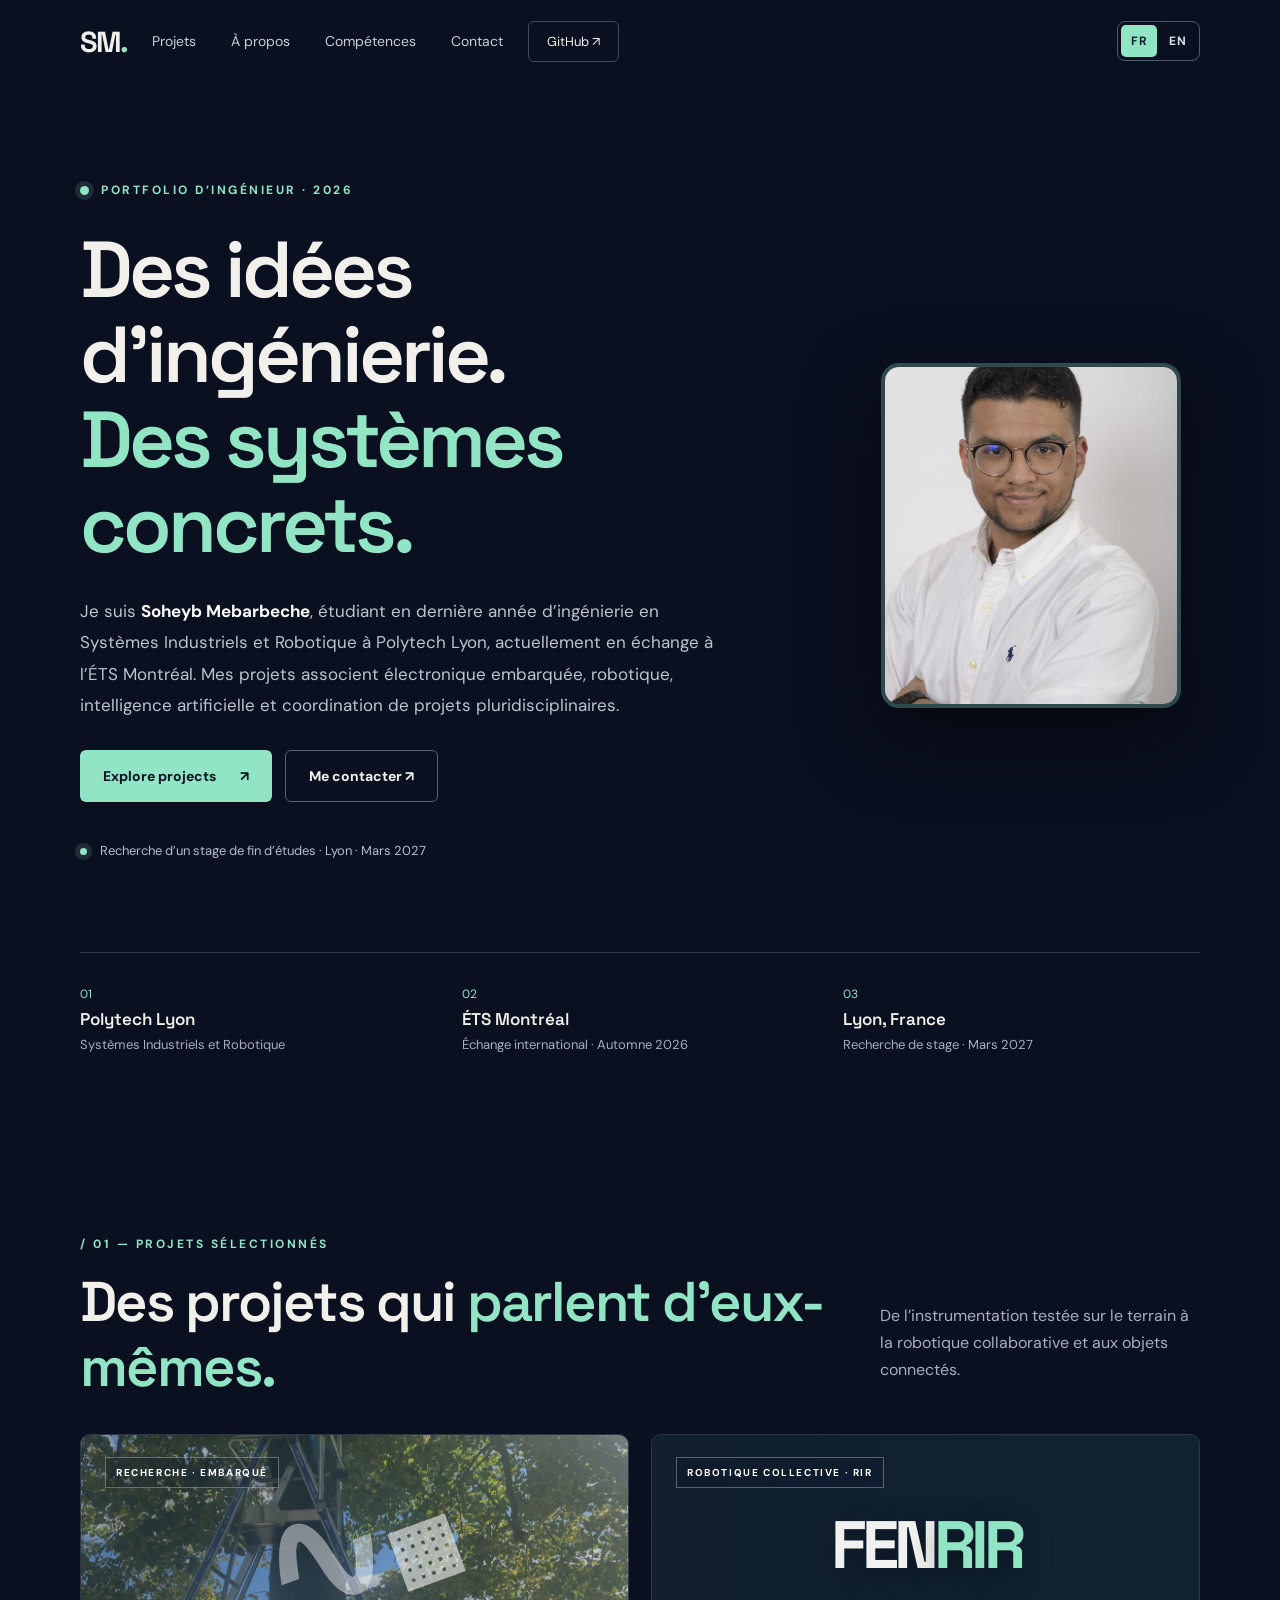
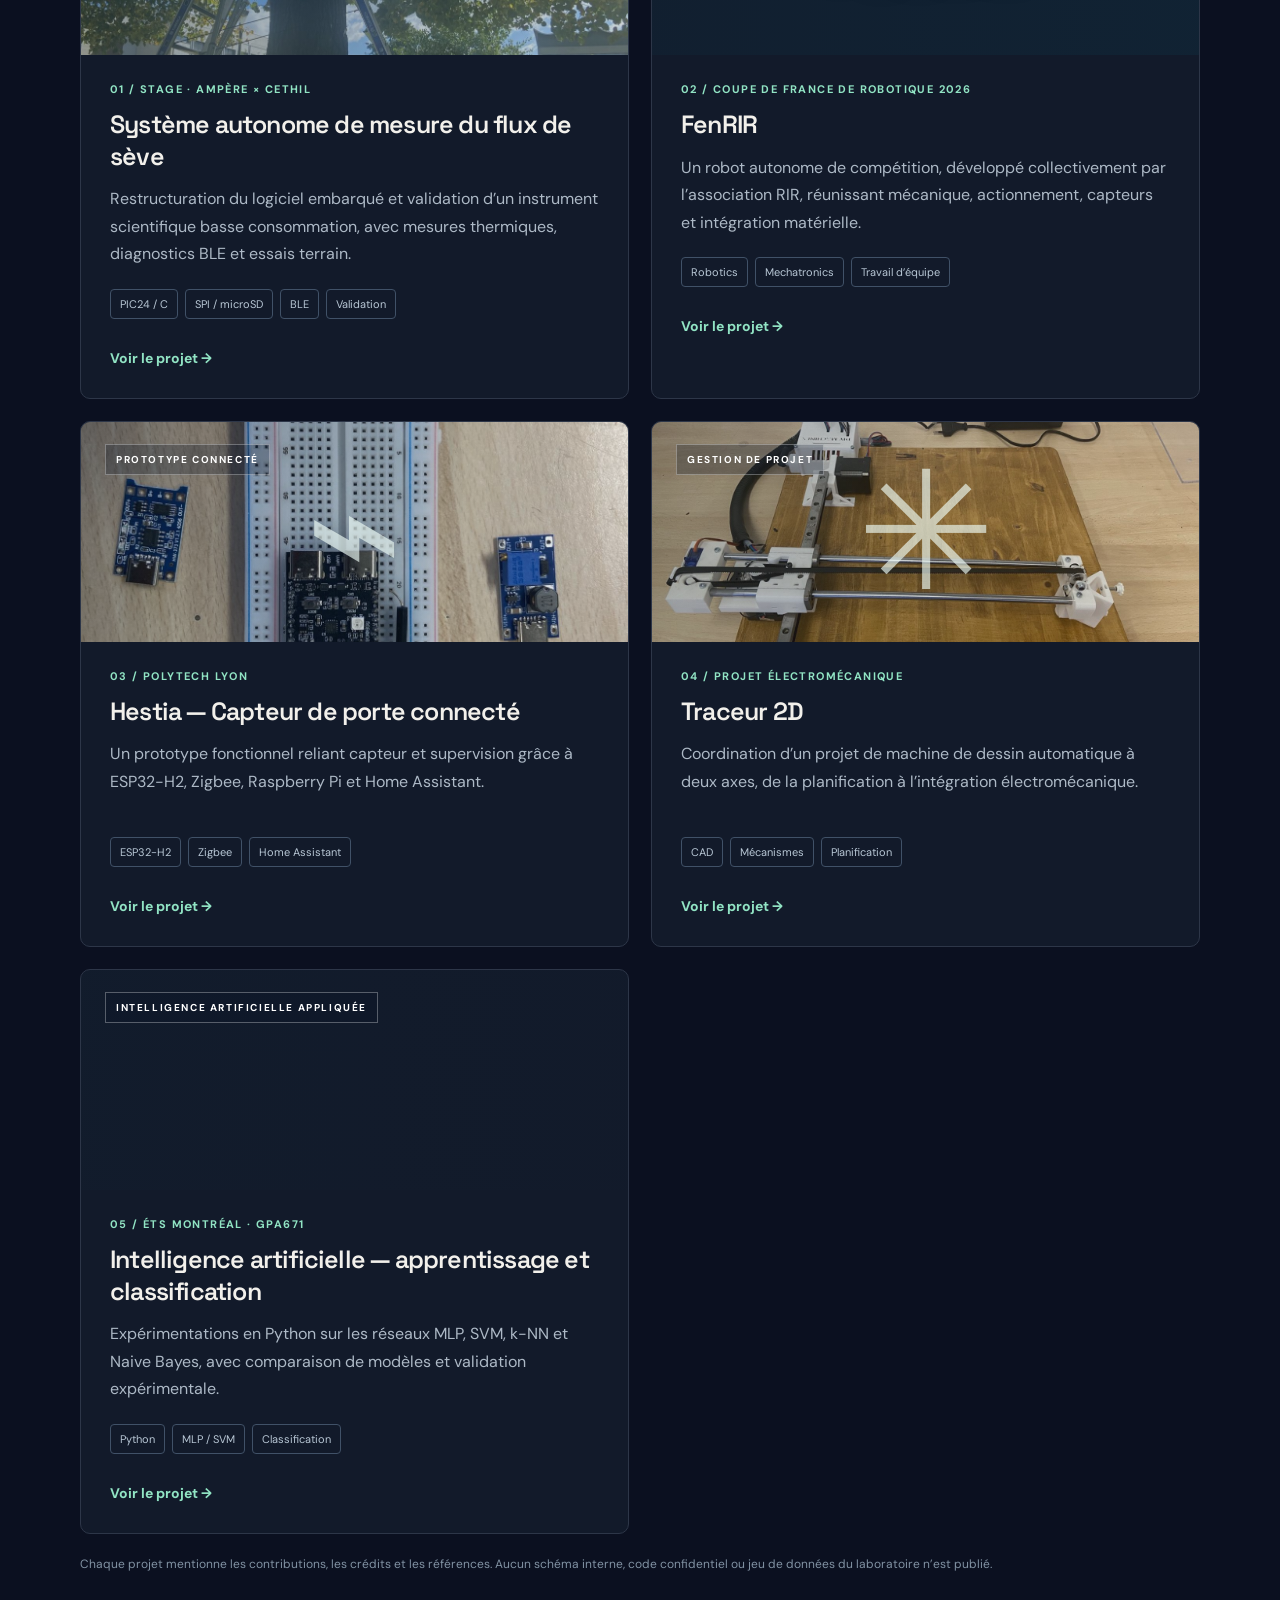
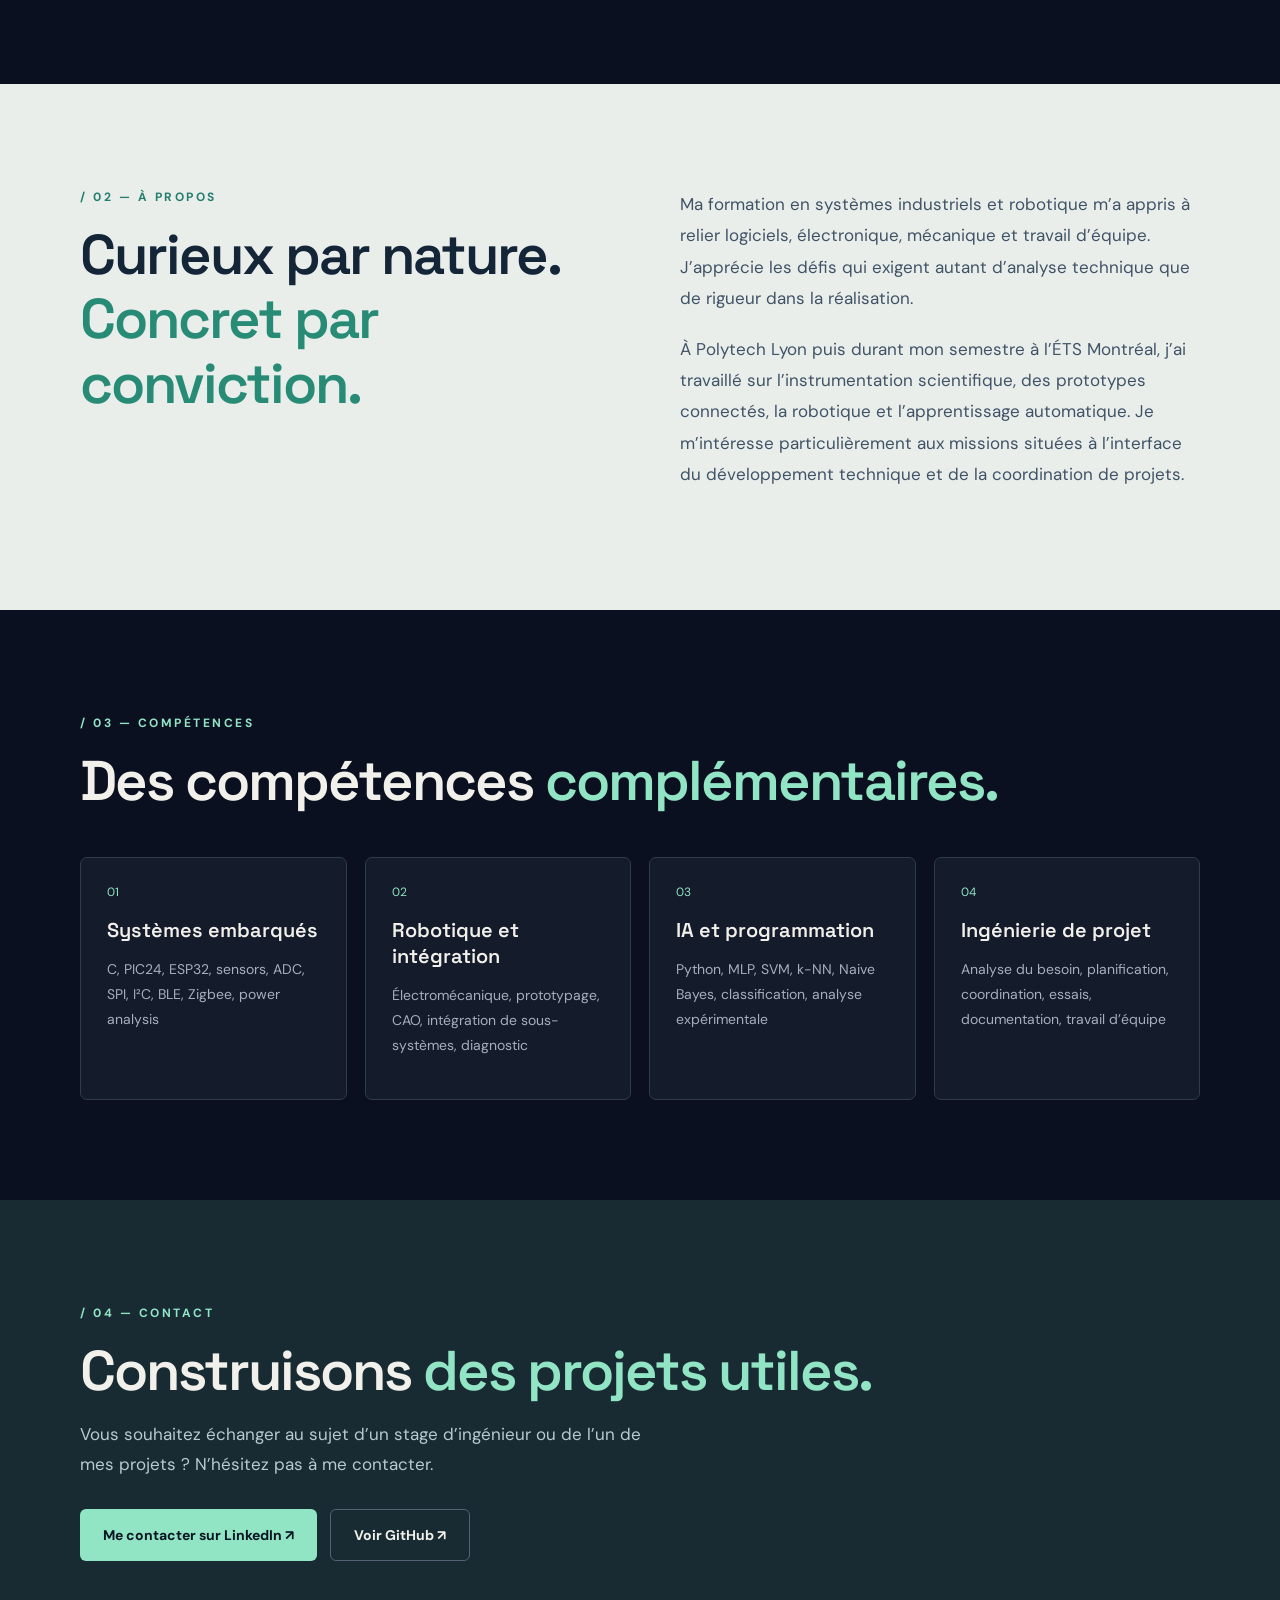
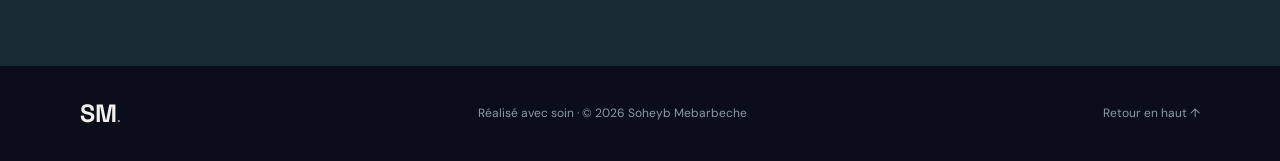
<file: index.html>
<!DOCTYPE html>

<html lang="fr"><head><meta charset="utf-8"/><meta content="width=device-width, initial-scale=1" name="viewport"/><meta content="Soheyb Mebarbeche — engineering student in industrial systems and robotics. Selected projects in robotics, embedded systems, AI and project engineering." name="description"/><title>Soheyb Mebarbeche | Engineering Portfolio</title><link href="styles.css" rel="stylesheet"/></head><body>
<header class="nav"><a class="brand" href="#top">SM<span class="dot">.</span></a><nav aria-label="Main navigation"><a href="#projects">Projets</a><a href="#about">À propos</a><a href="#skills">Compétences</a><a href="#contact">Contact</a></nav><a class="smallbtn" href="https://github.com/SoheybM" rel="noopener" target="_blank">GitHub ↗</a><div aria-label="Choix de la langue / Language" class="lang-switch" role="group"><a aria-current="page" class="active" href="#" hreflang="fr" lang="fr">FR</a><a class="inactive" href="en/index.html" hreflang="en" lang="en">EN</a></div></header>
<main id="top"><section class="hero wrap"><div class="eyebrow"><span class="pulse"></span> PORTFOLIO D’INGÉNIEUR · 2026</div><div class="hero-grid"><div><h1>Des idées d’ingénierie.<br/><em>Des systèmes concrets.</em></h1><p class="intro">Je suis <strong>Soheyb Mebarbeche</strong>, étudiant en dernière année d’ingénierie en Systèmes Industriels et Robotique à Polytech Lyon, actuellement en échange à l’ÉTS Montréal. Mes projets associent électronique embarquée, robotique, intelligence artificielle et coordination de projets pluridisciplinaires.</p><div class="cta"><a class="primary" href="#projects">Explore projects <span>↗</span></a><a class="secondary" href="https://www.linkedin.com/in/soheyb-mebarbeche-37953226b" rel="noopener" target="_blank">Me contacter ↗</a></div><p class="availability"><span class="pulse"></span> Recherche d’un stage de fin d’études · Lyon · Mars 2027</p></div><div aria-label="Abstract engineering systems illustration" class="hero-art"><img alt="Portrait professionnel de Soheyb Mebarbeche" class="profile-photo" src="assets/profile-photo.jpg"/></div></div><div class="facts"><div><span>01</span><strong>Polytech Lyon</strong><small>Systèmes Industriels et Robotique</small></div><div><span>02</span><strong>ÉTS Montréal</strong><small>Échange international · Automne 2026</small></div><div><span>03</span><strong>Lyon, France</strong><small>Recherche de stage · Mars 2027</small></div></div></section>
<section class="section wrap" id="projects"><div class="section-head"><div><div class="kicker">/ 01 — PROJETS SÉLECTIONNÉS</div><h2>Des projets qui <em>parlent d’eux-mêmes.</em></h2></div><p>De l’instrumentation testée sur le terrain à la robotique collaborative et aux objets connectés.</p></div><div class="project-grid">
<article class="project-card featured"><div class="visual gradient-one" style="background:linear-gradient(90deg,#10263770,#10263730),url(assets/tree-field.jpg) center 44% / cover"><div class="visual-label">RECHERCHE · EMBARQUÉ</div><div class="line-art">∿<span>▦</span></div></div><div class="card-content"><div class="meta">01 / STAGE · AMPÈRE × CETHIL</div><h3>Système autonome de mesure du flux de sève</h3><p>Restructuration du logiciel embarqué et validation d’un instrument scientifique basse consommation, avec mesures thermiques, diagnostics BLE et essais terrain.</p><div class="chips"><span>PIC24 / C</span><span>SPI / microSD</span><span>BLE</span><span>Validation</span></div><a href="projects/sap-flow.html">Voir le projet →</a></div></article>
<article class="project-card"><div class="visual fenrir" style="background:linear-gradient(90deg,#1026376e,#102637b5),url(https://github.com/user-attachments/assets/eb1d1699-436f-4fce-b600-164deeedb502) center center / cover"><div class="visual-label">ROBOTIQUE COLLECTIVE · RIR</div><div class="wolf">FEN<span>RIR</span></div></div><div class="card-content"><div class="meta">02 / COUPE DE FRANCE DE ROBOTIQUE 2026</div><h3>FenRIR</h3><p>Un robot autonome de compétition, développé collectivement par l’association RIR, réunissant mécanique, actionnement, capteurs et intégration matérielle.</p><div class="chips"><span>Robotics</span><span>Mechatronics</span><span>Travail d’équipe</span></div><a href="projects/fenrir.html">Voir le projet →</a></div></article>
<article class="project-card"><div class="visual gradient-two" style="background:linear-gradient(90deg,#10263750,#10263710),url(assets/hestia-electronics.jpg) center 50% / cover"><div class="visual-label">PROTOTYPE CONNECTÉ</div><div class="symbol">⌁</div></div><div class="card-content"><div class="meta">03 / POLYTECH LYON</div><h3>Hestia — Capteur de porte connecté</h3><p>Un prototype fonctionnel reliant capteur et supervision grâce à ESP32-H2, Zigbee, Raspberry Pi et Home Assistant.</p><div class="chips"><span>ESP32-H2</span><span>Zigbee</span><span>Home Assistant</span></div><a href="projects/hestia.html">Voir le projet →</a></div></article>
<article class="project-card"><div class="visual gradient-three" style="background:linear-gradient(90deg,#10263750,#10263710),url(assets/plotter-1.jpg) center 50% / cover"><div class="visual-label">GESTION DE PROJET</div><div class="symbol">✳</div></div><div class="card-content"><div class="meta">04 / PROJET ÉLECTROMÉCANIQUE</div><h3>Traceur 2D</h3><p>Coordination d’un projet de machine de dessin automatique à deux axes, de la planification à l’intégration électromécanique.</p><div class="chips"><span>CAD</span><span>Mécanismes</span><span>Planification</span></div><a href="projects/plotter.html">Voir le projet →</a></div></article>
<article class="project-card"><div class="visual gradient-four" style="background:linear-gradient(90deg,#10263722,#10263708),url(https://raw.githubusercontent.com/SoheybM/SoheybM.github.io/main/assets/gpa671/lab1-decision-boundary.webp) center 52% / cover"><div class="visual-label">INTELLIGENCE ARTIFICIELLE APPLIQUÉE</div></div><div class="card-content"><div class="meta">05 / ÉTS MONTRÉAL · GPA671</div><h3>Intelligence artificielle — apprentissage et classification</h3><p>Expérimentations en Python sur les réseaux MLP, SVM, k-NN et Naive Bayes, avec comparaison de modèles et validation expérimentale.</p><div class="chips"><span>Python</span><span>MLP / SVM</span><span>Classification</span></div><a href="projects/neural-networks.html">Voir le projet →</a></div></article>
</div><p class="fine">Chaque projet mentionne les contributions, les crédits et les références. Aucun schéma interne, code confidentiel ou jeu de données du laboratoire n’est publié.</p></section>
<section class="section section-light" id="about"><div class="wrap two-col"><div><div class="kicker">/ 02 — À PROPOS</div><h2>Curieux par nature.<br/><em>Concret par conviction.</em></h2></div><div class="body-copy"><p>Ma formation en systèmes industriels et robotique m’a appris à relier logiciels, électronique, mécanique et travail d’équipe. J’apprécie les défis qui exigent autant d’analyse technique que de rigueur dans la réalisation.</p><p>À Polytech Lyon puis durant mon semestre à l’ÉTS Montréal, j’ai travaillé sur l’instrumentation scientifique, des prototypes connectés, la robotique et l’apprentissage automatique. Je m’intéresse particulièrement aux missions situées à l’interface du développement technique et de la coordination de projets.</p></div></div></section>
<section class="section wrap" id="skills"><div class="kicker">/ 03 — COMPÉTENCES</div><h2>Des compétences <em>complémentaires.</em></h2><div class="skills-grid"><div><div class="num">01</div><h3>Systèmes embarqués</h3><p>C, PIC24, ESP32, sensors, ADC, SPI, I²C, BLE, Zigbee, power analysis</p></div><div><div class="num">02</div><h3>Robotique et intégration</h3><p>Électromécanique, prototypage, CAO, intégration de sous-systèmes, diagnostic</p></div><div><div class="num">03</div><h3>IA et programmation</h3><p>Python, MLP, SVM, k-NN, Naive Bayes, classification, analyse expérimentale</p></div><div><div class="num">04</div><h3>Ingénierie de projet</h3><p>Analyse du besoin, planification, coordination, essais, documentation, travail d’équipe</p></div></div></section>
<section class="contact" id="contact"><div class="wrap"><div class="kicker">/ 04 — CONTACT</div><h2>Construisons <em>des projets utiles.</em></h2><p>Vous souhaitez échanger au sujet d’un stage d’ingénieur ou de l’un de mes projets ? N’hésitez pas à me contacter.</p><div class="cta"><a class="primary" href="https://www.linkedin.com/in/soheyb-mebarbeche-37953226b" rel="noopener" target="_blank">Me contacter sur LinkedIn ↗</a><a class="secondary" href="https://github.com/SoheybM" rel="noopener" target="_blank">Voir GitHub ↗</a></div></div></section></main><footer><div class="wrap foot"><strong>SM<span class="dot">.</span></strong><span>Réalisé avec soin · © <span id="year">2026</span> Soheyb Mebarbeche</span><a href="#top">Retour en haut ↑</a></div></footer><script src="script.js"></script></body></html>
</file>
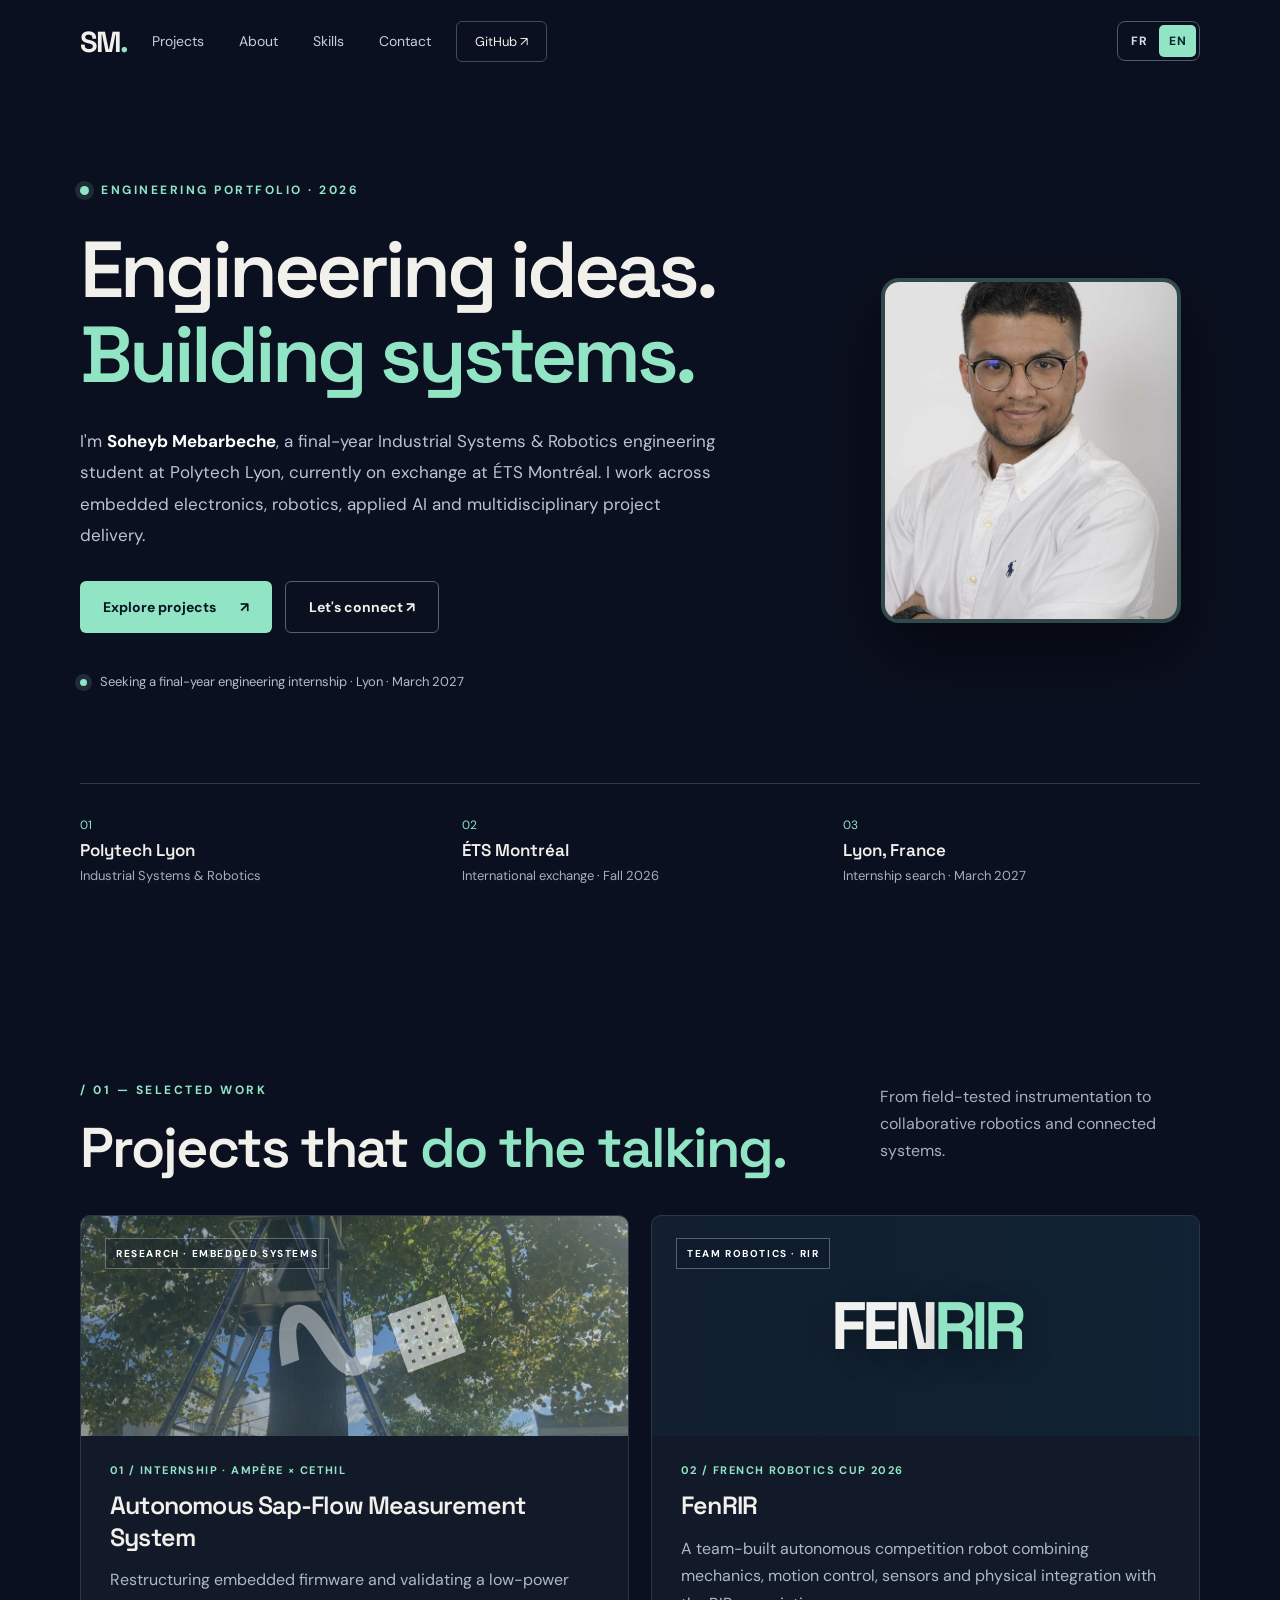
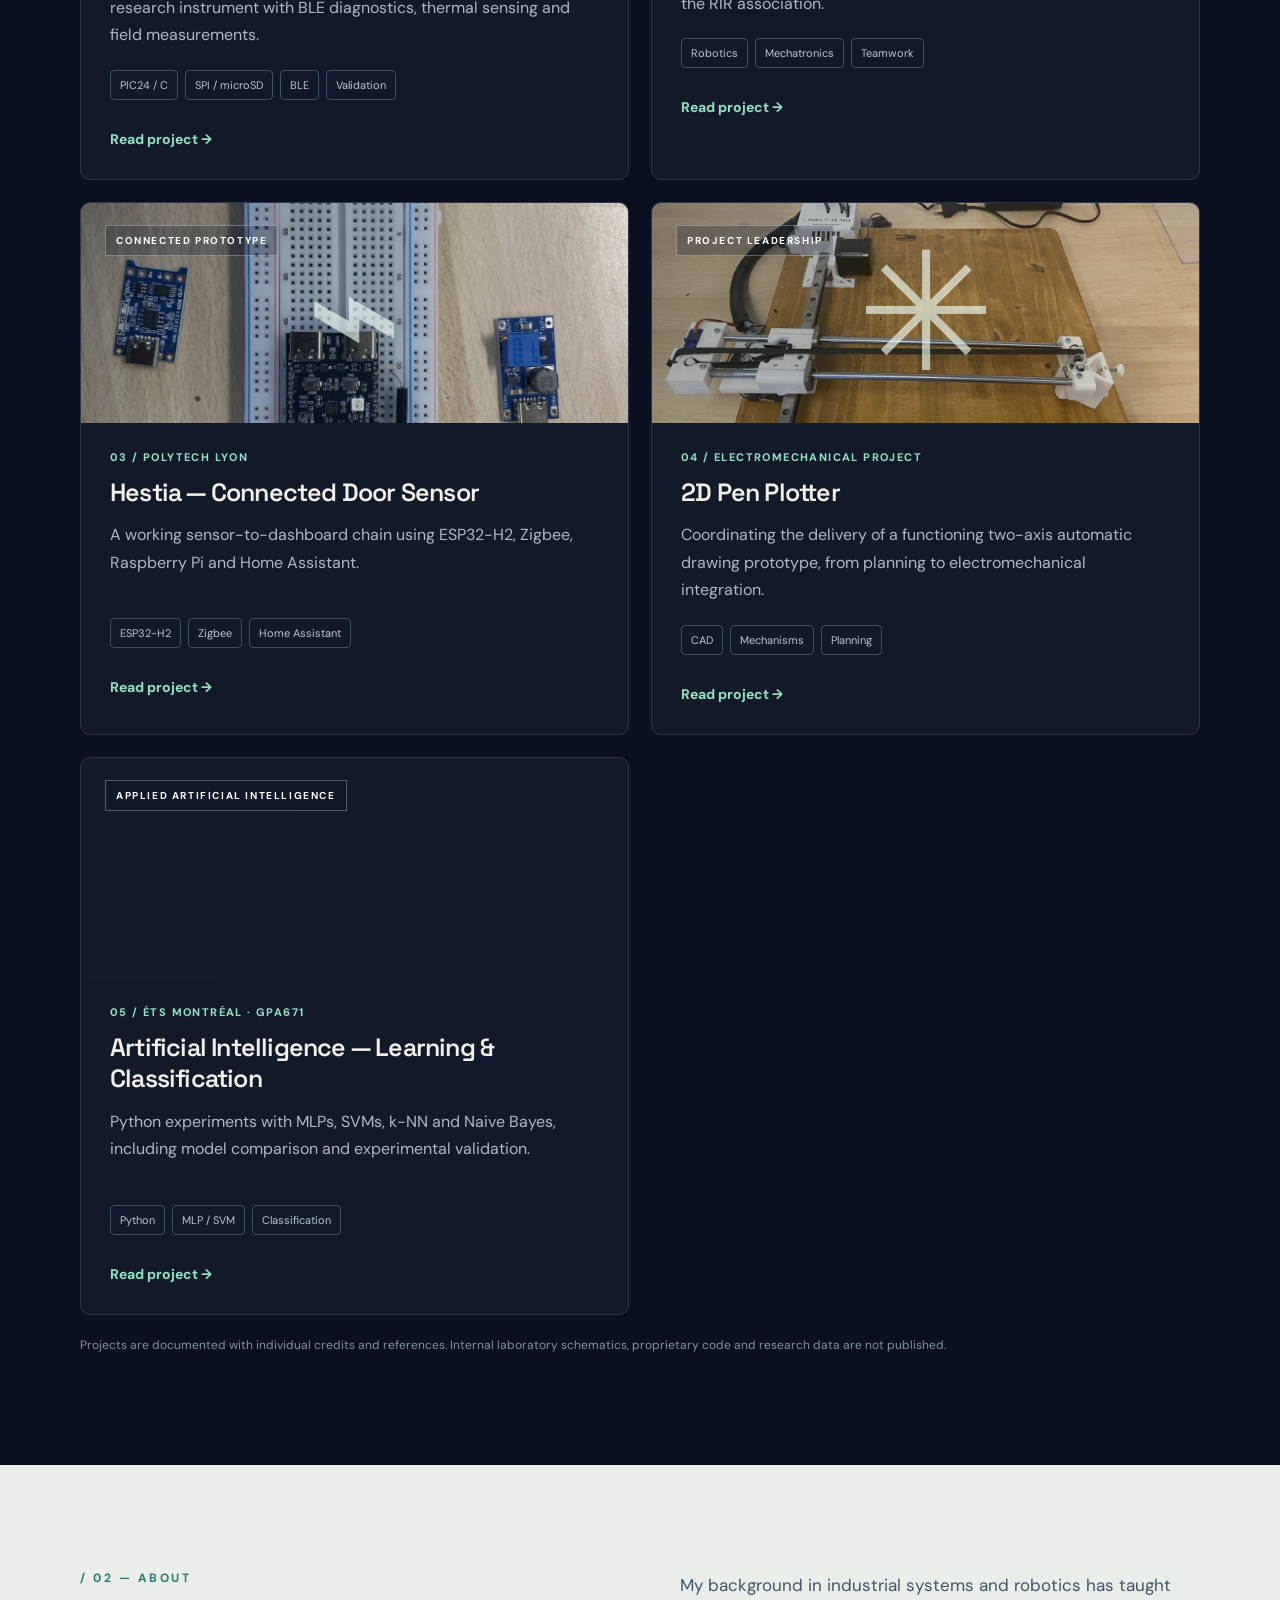
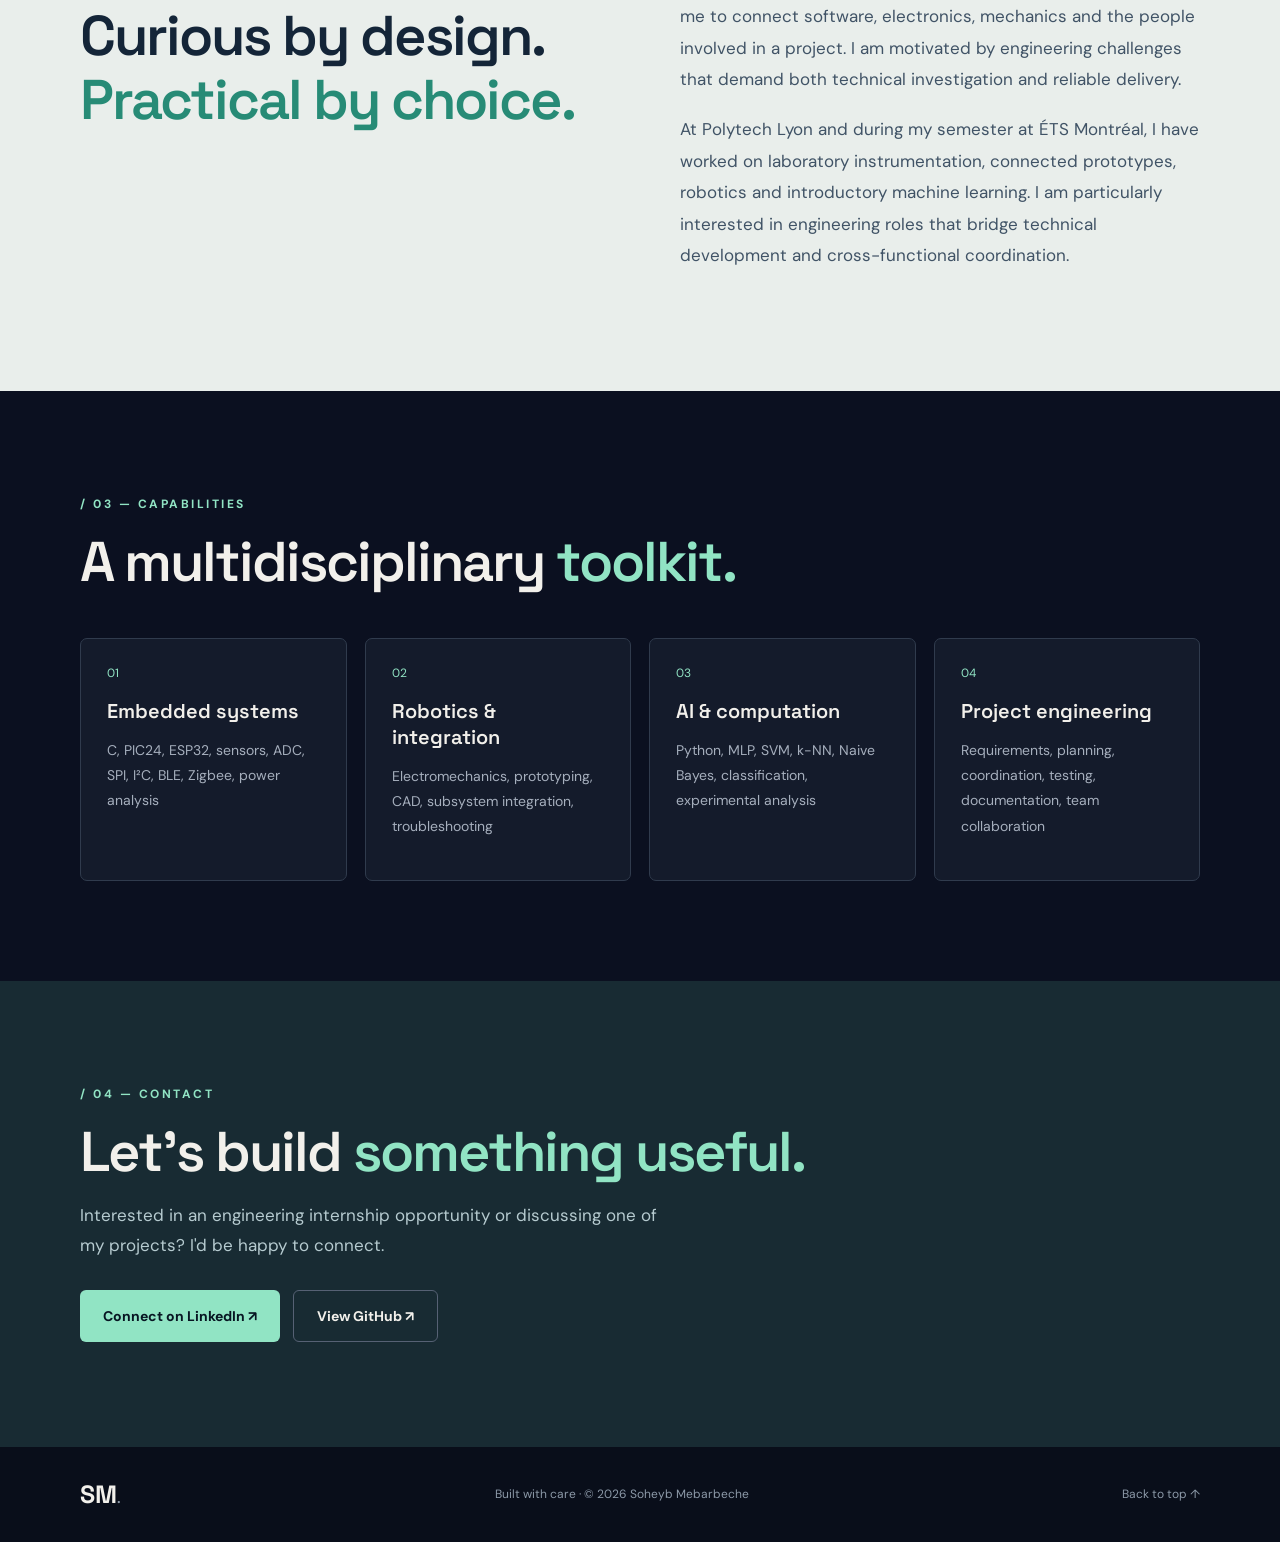
<file: en/index.html>
<!DOCTYPE html>

<html lang="en"><head><meta charset="utf-8"/><meta content="width=device-width, initial-scale=1" name="viewport"/><meta content="Soheyb Mebarbeche — engineering student in industrial systems and robotics. Selected projects in robotics, embedded systems, AI and project engineering." name="description"/><title>Soheyb Mebarbeche | Engineering Portfolio</title><link href="../styles.css" rel="stylesheet"/></head><body>
<header class="nav"><a class="brand" href="#top">SM<span class="dot">.</span></a><nav aria-label="Main navigation"><a href="#projects">Projects</a><a href="#about">About</a><a href="#skills">Skills</a><a href="#contact">Contact</a></nav><a class="smallbtn" href="https://github.com/SoheybM" rel="noopener" target="_blank">GitHub ↗</a><div aria-label="Choix de la langue / Language" class="lang-switch" role="group"><a class="inactive" href="../index.html" hreflang="fr" lang="fr">FR</a><a aria-current="page" class="active" href="#" hreflang="en" lang="en">EN</a></div></header>
<main id="top"><section class="hero wrap"><div class="eyebrow"><span class="pulse"></span> ENGINEERING PORTFOLIO · 2026</div><div class="hero-grid"><div><h1>Engineering ideas.<br/><em>Building systems.</em></h1><p class="intro">I'm <strong>Soheyb Mebarbeche</strong>, a final-year Industrial Systems &amp; Robotics engineering student at Polytech Lyon, currently on exchange at ÉTS Montréal. I work across embedded electronics, robotics, applied AI and multidisciplinary project delivery.</p><div class="cta"><a class="primary" href="#projects">Explore projects <span>↗</span></a><a class="secondary" href="https://www.linkedin.com/in/soheyb-mebarbeche-37953226b" rel="noopener" target="_blank">Let's connect ↗</a></div><p class="availability"><span class="pulse"></span> Seeking a final-year engineering internship · Lyon · March 2027</p></div><div aria-label="Abstract engineering systems illustration" class="hero-art"><img alt="Professional portrait of Soheyb Mebarbeche" class="profile-photo" src="../assets/profile-photo.jpg"/></div></div><div class="facts"><div><span>01</span><strong>Polytech Lyon</strong><small>Industrial Systems &amp; Robotics</small></div><div><span>02</span><strong>ÉTS Montréal</strong><small>International exchange · Fall 2026</small></div><div><span>03</span><strong>Lyon, France</strong><small>Internship search · March 2027</small></div></div></section>
<section class="section wrap" id="projects"><div class="section-head"><div><div class="kicker">/ 01 — SELECTED WORK</div><h2>Projects that <em>do the talking.</em></h2></div><p>From field-tested instrumentation to collaborative robotics and connected systems.</p></div><div class="project-grid">
<article class="project-card featured"><div class="visual gradient-one" style="background:linear-gradient(90deg,#10263770,#10263730),url(../assets/tree-field.jpg) center 44% / cover"><div class="visual-label">RESEARCH · EMBEDDED SYSTEMS</div><div class="line-art">∿<span>▦</span></div></div><div class="card-content"><div class="meta">01 / INTERNSHIP · AMPÈRE × CETHIL</div><h3>Autonomous Sap-Flow Measurement System</h3><p>Restructuring embedded firmware and validating a low-power research instrument with BLE diagnostics, thermal sensing and field measurements.</p><div class="chips"><span>PIC24 / C</span><span>SPI / microSD</span><span>BLE</span><span>Validation</span></div><a href="../projects/sap-flow.html">Read project →</a></div></article>
<article class="project-card"><div class="visual fenrir" style="background:linear-gradient(90deg,#1026376e,#102637b5),url(https://github.com/user-attachments/assets/eb1d1699-436f-4fce-b600-164deeedb502) center center / cover"><div class="visual-label">TEAM ROBOTICS · RIR</div><div class="wolf">FEN<span>RIR</span></div></div><div class="card-content"><div class="meta">02 / FRENCH ROBOTICS CUP 2026</div><h3>FenRIR</h3><p>A team-built autonomous competition robot combining mechanics, motion control, sensors and physical integration with the RIR association.</p><div class="chips"><span>Robotics</span><span>Mechatronics</span><span>Teamwork</span></div><a href="../projects/fenrir.html">Read project →</a></div></article>
<article class="project-card"><div class="visual gradient-two" style="background:linear-gradient(90deg,#10263750,#10263710),url(../assets/hestia-electronics.jpg) center 50% / cover"><div class="visual-label">CONNECTED PROTOTYPE</div><div class="symbol">⌁</div></div><div class="card-content"><div class="meta">03 / POLYTECH LYON</div><h3>Hestia — Connected Door Sensor</h3><p>A working sensor-to-dashboard chain using ESP32-H2, Zigbee, Raspberry Pi and Home Assistant.</p><div class="chips"><span>ESP32-H2</span><span>Zigbee</span><span>Home Assistant</span></div><a href="../projects/hestia.html">Read project →</a></div></article>
<article class="project-card"><div class="visual gradient-three" style="background:linear-gradient(90deg,#10263750,#10263710),url(../assets/plotter-1.jpg) center 50% / cover"><div class="visual-label">PROJECT LEADERSHIP</div><div class="symbol">✳</div></div><div class="card-content"><div class="meta">04 / ELECTROMECHANICAL PROJECT</div><h3>2D Pen Plotter</h3><p>Coordinating the delivery of a functioning two-axis automatic drawing prototype, from planning to electromechanical integration.</p><div class="chips"><span>CAD</span><span>Mechanisms</span><span>Planning</span></div><a href="../projects/plotter.html">Read project →</a></div></article>
<article class="project-card"><div class="visual gradient-four" style="background:linear-gradient(90deg,#10263722,#10263708),url(https://raw.githubusercontent.com/SoheybM/SoheybM.github.io/main/assets/gpa671/lab1-decision-boundary.webp) center 52% / cover"><div class="visual-label">APPLIED ARTIFICIAL INTELLIGENCE</div></div><div class="card-content"><div class="meta">05 / ÉTS MONTRÉAL · GPA671</div><h3>Artificial Intelligence — Learning &amp; Classification</h3><p>Python experiments with MLPs, SVMs, k-NN and Naive Bayes, including model comparison and experimental validation.</p><div class="chips"><span>Python</span><span>MLP / SVM</span><span>Classification</span></div><a href="../projects/neural-networks.html">Read project →</a></div></article>
</div><p class="fine">Projects are documented with individual credits and references. Internal laboratory schematics, proprietary code and research data are not published.</p></section>
<section class="section section-light" id="about"><div class="wrap two-col"><div><div class="kicker">/ 02 — ABOUT</div><h2>Curious by design.<br/><em>Practical by choice.</em></h2></div><div class="body-copy"><p>My background in industrial systems and robotics has taught me to connect software, electronics, mechanics and the people involved in a project. I am motivated by engineering challenges that demand both technical investigation and reliable delivery.</p><p>At Polytech Lyon and during my semester at ÉTS Montréal, I have worked on laboratory instrumentation, connected prototypes, robotics and introductory machine learning. I am particularly interested in engineering roles that bridge technical development and cross-functional coordination.</p></div></div></section>
<section class="section wrap" id="skills"><div class="kicker">/ 03 — CAPABILITIES</div><h2>A multidisciplinary <em>toolkit.</em></h2><div class="skills-grid"><div><div class="num">01</div><h3>Embedded systems</h3><p>C, PIC24, ESP32, sensors, ADC, SPI, I²C, BLE, Zigbee, power analysis</p></div><div><div class="num">02</div><h3>Robotics &amp; integration</h3><p>Electromechanics, prototyping, CAD, subsystem integration, troubleshooting</p></div><div><div class="num">03</div><h3>AI &amp; computation</h3><p>Python, MLP, SVM, k-NN, Naive Bayes, classification, experimental analysis</p></div><div><div class="num">04</div><h3>Project engineering</h3><p>Requirements, planning, coordination, testing, documentation, team collaboration</p></div></div></section>
<section class="contact" id="contact"><div class="wrap"><div class="kicker">/ 04 — CONTACT</div><h2>Let's build <em>something useful.</em></h2><p>Interested in an engineering internship opportunity or discussing one of my projects? I'd be happy to connect.</p><div class="cta"><a class="primary" href="https://www.linkedin.com/in/soheyb-mebarbeche-37953226b" rel="noopener" target="_blank">Connect on LinkedIn ↗</a><a class="secondary" href="https://github.com/SoheybM" rel="noopener" target="_blank">View GitHub ↗</a></div></div></section></main><footer><div class="wrap foot"><strong>SM<span class="dot">.</span></strong><span>Built with care · © <span id="year">2026</span> Soheyb Mebarbeche</span><a href="#top">Back to top ↑</a></div></footer><script src="../script.js"></script></body></html>
</file>
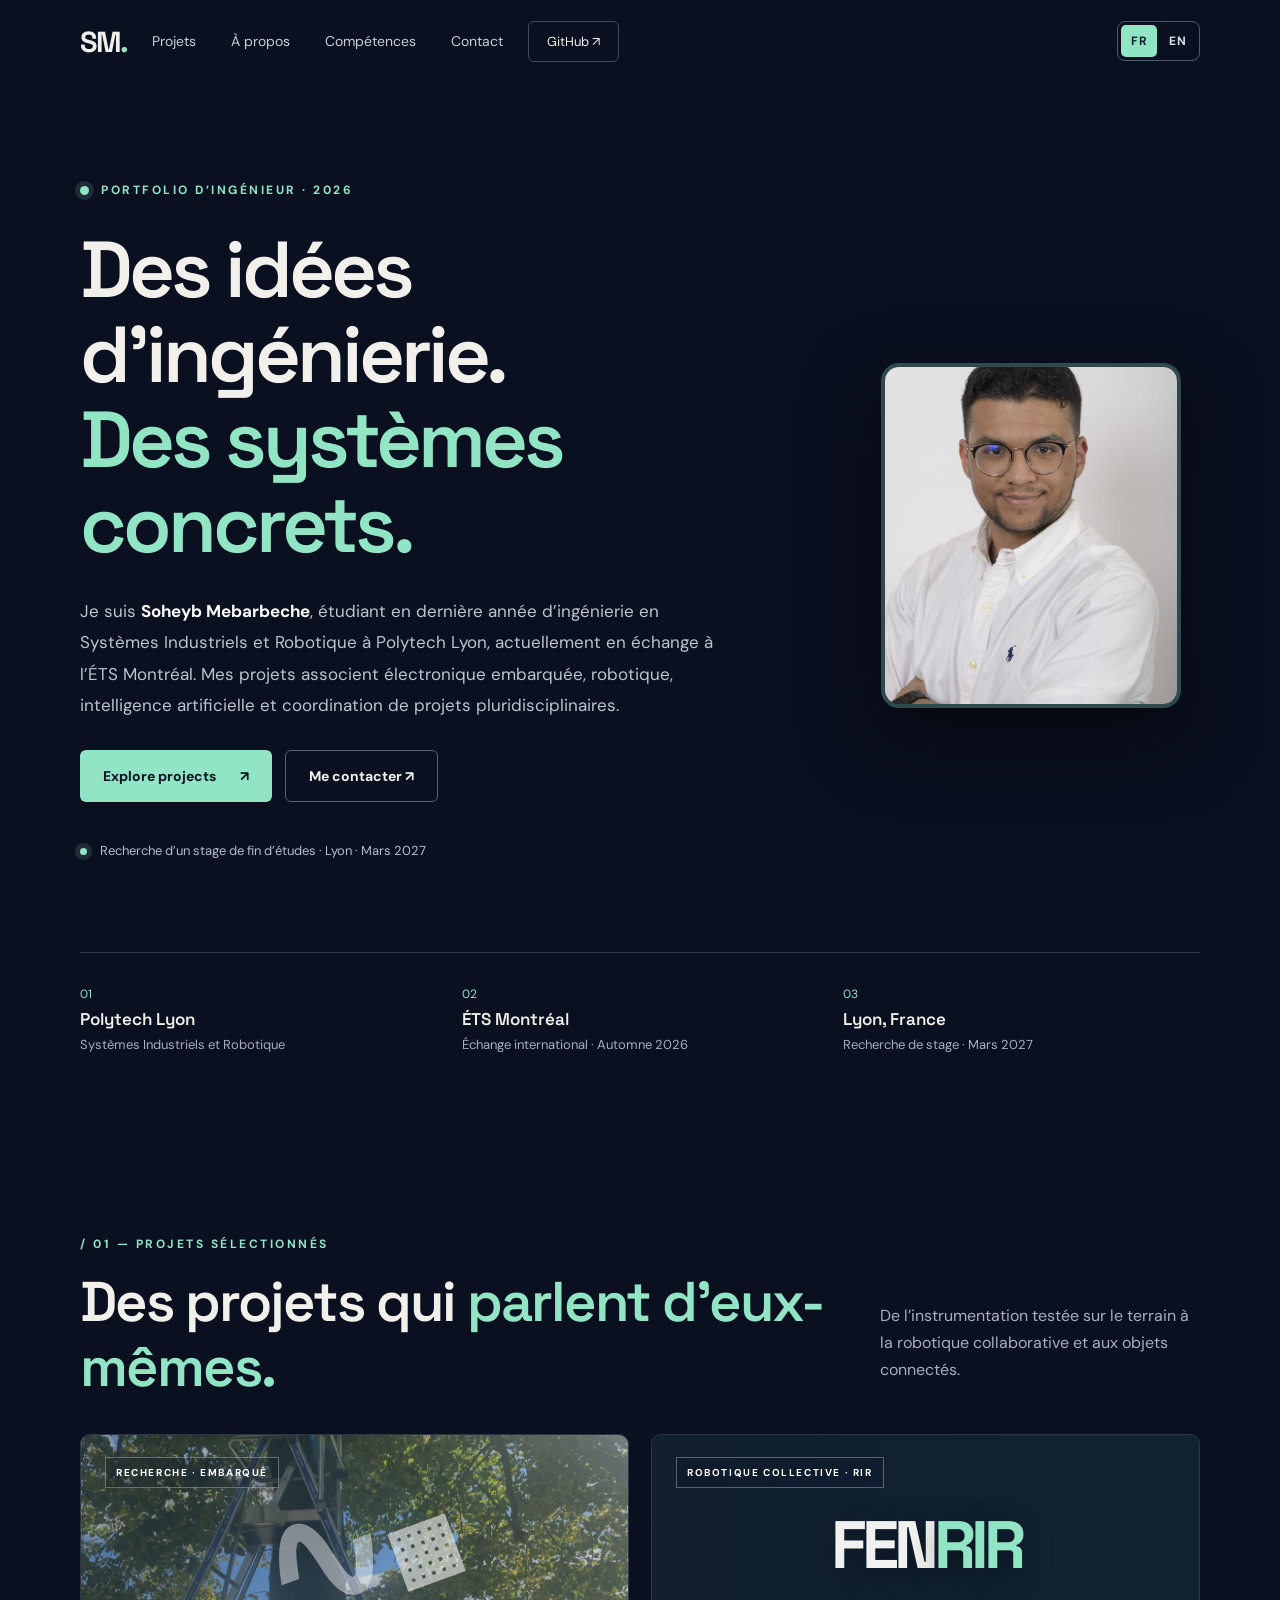
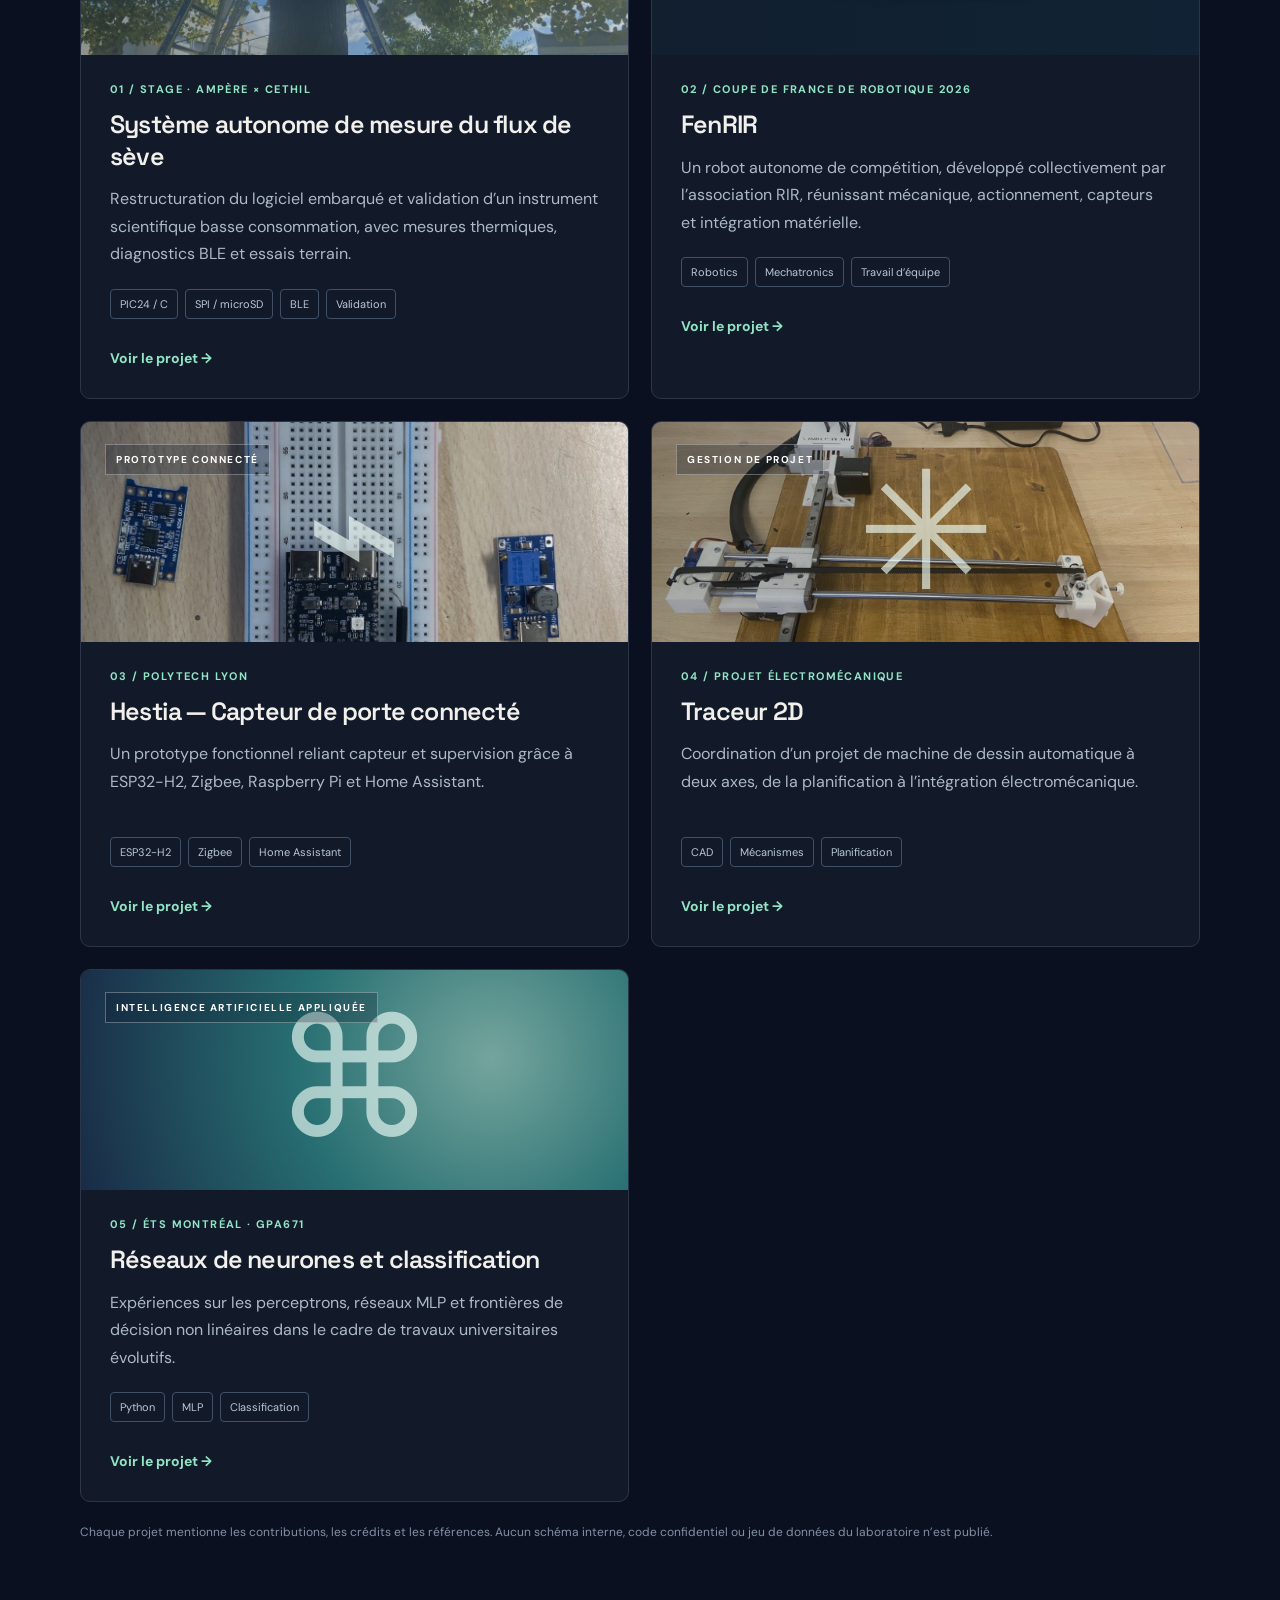
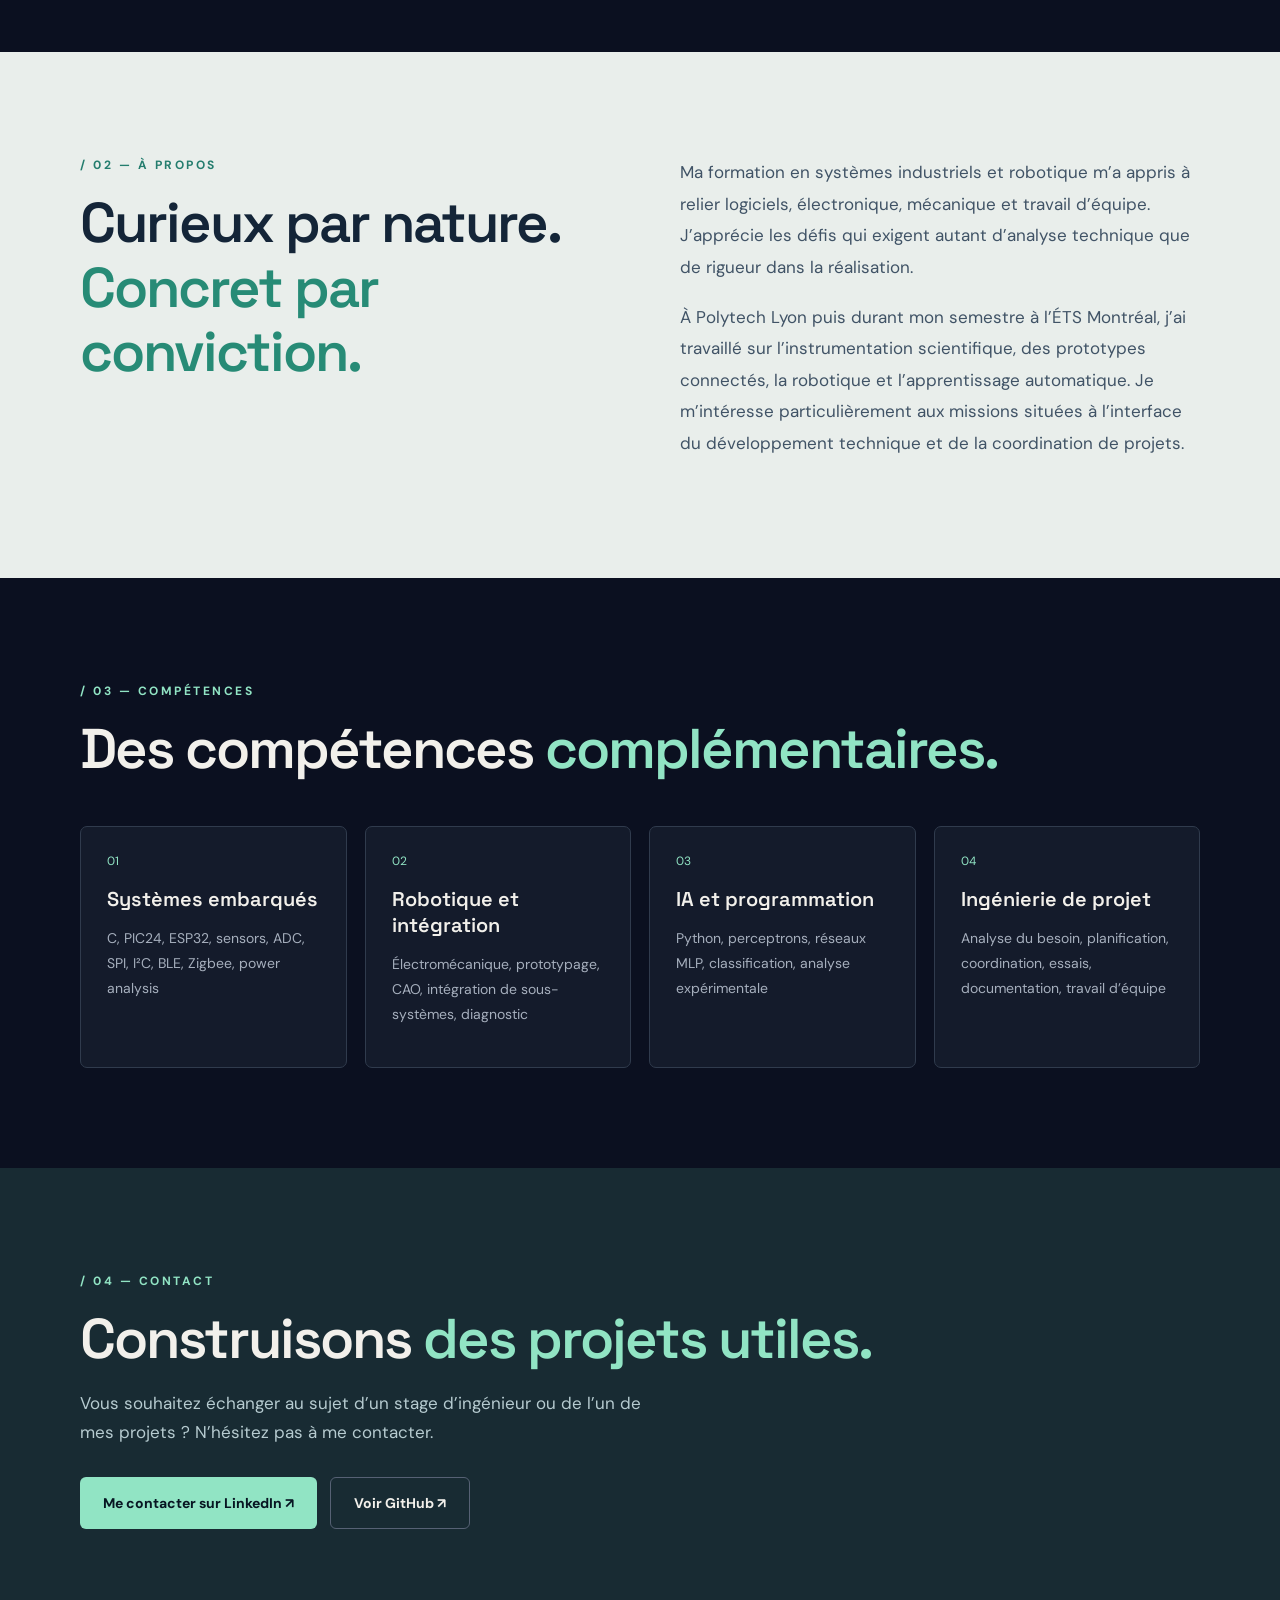
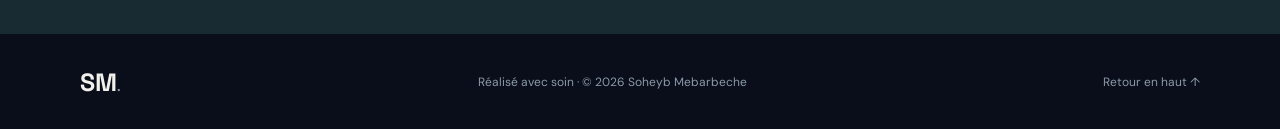
<file: SoheybM_GitHub_Pages_FR_EN_FINAL/index.html>
<!DOCTYPE html>

<html lang="fr"><head><meta charset="utf-8"/><meta content="width=device-width, initial-scale=1" name="viewport"/><meta content="Soheyb Mebarbeche — engineering student in industrial systems and robotics. Selected projects in robotics, embedded systems, AI and project engineering." name="description"/><title>Soheyb Mebarbeche | Engineering Portfolio</title><link href="styles.css" rel="stylesheet"/></head><body>
<header class="nav"><a class="brand" href="#top">SM<span class="dot">.</span></a><nav aria-label="Main navigation"><a href="#projects">Projets</a><a href="#about">À propos</a><a href="#skills">Compétences</a><a href="#contact">Contact</a></nav><a class="smallbtn" href="https://github.com/SoheybM" rel="noopener" target="_blank">GitHub ↗</a><div aria-label="Choix de la langue / Language" class="lang-switch" role="group"><a aria-current="page" class="active" href="#" hreflang="fr" lang="fr">FR</a><a class="inactive" href="en/index.html" hreflang="en" lang="en">EN</a></div></header>
<main id="top"><section class="hero wrap"><div class="eyebrow"><span class="pulse"></span> PORTFOLIO D’INGÉNIEUR · 2026</div><div class="hero-grid"><div><h1>Des idées d’ingénierie.<br/><em>Des systèmes concrets.</em></h1><p class="intro">Je suis <strong>Soheyb Mebarbeche</strong>, étudiant en dernière année d’ingénierie en Systèmes Industriels et Robotique à Polytech Lyon, actuellement en échange à l’ÉTS Montréal. Mes projets associent électronique embarquée, robotique, intelligence artificielle et coordination de projets pluridisciplinaires.</p><div class="cta"><a class="primary" href="#projects">Explore projects <span>↗</span></a><a class="secondary" href="https://www.linkedin.com/in/soheyb-mebarbeche-37953226b" rel="noopener" target="_blank">Me contacter ↗</a></div><p class="availability"><span class="pulse"></span> Recherche d’un stage de fin d’études · Lyon · Mars 2027</p></div><div aria-label="Abstract engineering systems illustration" class="hero-art"><img alt="Portrait professionnel de Soheyb Mebarbeche" class="profile-photo" src="assets/profile-photo.jpg"/></div></div><div class="facts"><div><span>01</span><strong>Polytech Lyon</strong><small>Systèmes Industriels et Robotique</small></div><div><span>02</span><strong>ÉTS Montréal</strong><small>Échange international · Automne 2026</small></div><div><span>03</span><strong>Lyon, France</strong><small>Recherche de stage · Mars 2027</small></div></div></section>
<section class="section wrap" id="projects"><div class="section-head"><div><div class="kicker">/ 01 — PROJETS SÉLECTIONNÉS</div><h2>Des projets qui <em>parlent d’eux-mêmes.</em></h2></div><p>De l’instrumentation testée sur le terrain à la robotique collaborative et aux objets connectés.</p></div><div class="project-grid">
<article class="project-card featured"><div class="visual gradient-one" style="background:linear-gradient(90deg,#10263770,#10263730),url(assets/tree-field.jpg) center 44% / cover"><div class="visual-label">RECHERCHE · EMBARQUÉ</div><div class="line-art">∿<span>▦</span></div></div><div class="card-content"><div class="meta">01 / STAGE · AMPÈRE × CETHIL</div><h3>Système autonome de mesure du flux de sève</h3><p>Restructuration du logiciel embarqué et validation d’un instrument scientifique basse consommation, avec mesures thermiques, diagnostics BLE et essais terrain.</p><div class="chips"><span>PIC24 / C</span><span>SPI / microSD</span><span>BLE</span><span>Validation</span></div><a href="projects/sap-flow.html">Voir le projet →</a></div></article>
<article class="project-card"><div class="visual fenrir" style="background:linear-gradient(90deg,#1026376e,#102637b5),url(https://github.com/user-attachments/assets/eb1d1699-436f-4fce-b600-164deeedb502) center center / cover"><div class="visual-label">ROBOTIQUE COLLECTIVE · RIR</div><div class="wolf">FEN<span>RIR</span></div></div><div class="card-content"><div class="meta">02 / COUPE DE FRANCE DE ROBOTIQUE 2026</div><h3>FenRIR</h3><p>Un robot autonome de compétition, développé collectivement par l’association RIR, réunissant mécanique, actionnement, capteurs et intégration matérielle.</p><div class="chips"><span>Robotics</span><span>Mechatronics</span><span>Travail d’équipe</span></div><a href="projects/fenrir.html">Voir le projet →</a></div></article>
<article class="project-card"><div class="visual gradient-two" style="background:linear-gradient(90deg,#10263750,#10263710),url(assets/hestia-electronics.jpg) center 50% / cover"><div class="visual-label">PROTOTYPE CONNECTÉ</div><div class="symbol">⌁</div></div><div class="card-content"><div class="meta">03 / POLYTECH LYON</div><h3>Hestia — Capteur de porte connecté</h3><p>Un prototype fonctionnel reliant capteur et supervision grâce à ESP32-H2, Zigbee, Raspberry Pi et Home Assistant.</p><div class="chips"><span>ESP32-H2</span><span>Zigbee</span><span>Home Assistant</span></div><a href="projects/hestia.html">Voir le projet →</a></div></article>
<article class="project-card"><div class="visual gradient-three" style="background:linear-gradient(90deg,#10263750,#10263710),url(assets/plotter-1.jpg) center 50% / cover"><div class="visual-label">GESTION DE PROJET</div><div class="symbol">✳</div></div><div class="card-content"><div class="meta">04 / PROJET ÉLECTROMÉCANIQUE</div><h3>Traceur 2D</h3><p>Coordination d’un projet de machine de dessin automatique à deux axes, de la planification à l’intégration électromécanique.</p><div class="chips"><span>CAD</span><span>Mécanismes</span><span>Planification</span></div><a href="projects/plotter.html">Voir le projet →</a></div></article>
<article class="project-card"><div class="visual gradient-four"><div class="visual-label">INTELLIGENCE ARTIFICIELLE APPLIQUÉE</div><div class="symbol">⌘</div></div><div class="card-content"><div class="meta">05 / ÉTS MONTRÉAL · GPA671</div><h3>Réseaux de neurones et classification</h3><p>Expériences sur les perceptrons, réseaux MLP et frontières de décision non linéaires dans le cadre de travaux universitaires évolutifs.</p><div class="chips"><span>Python</span><span>MLP</span><span>Classification</span></div><a href="projects/neural-networks.html">Voir le projet →</a></div></article>
</div><p class="fine">Chaque projet mentionne les contributions, les crédits et les références. Aucun schéma interne, code confidentiel ou jeu de données du laboratoire n’est publié.</p></section>
<section class="section section-light" id="about"><div class="wrap two-col"><div><div class="kicker">/ 02 — À PROPOS</div><h2>Curieux par nature.<br/><em>Concret par conviction.</em></h2></div><div class="body-copy"><p>Ma formation en systèmes industriels et robotique m’a appris à relier logiciels, électronique, mécanique et travail d’équipe. J’apprécie les défis qui exigent autant d’analyse technique que de rigueur dans la réalisation.</p><p>À Polytech Lyon puis durant mon semestre à l’ÉTS Montréal, j’ai travaillé sur l’instrumentation scientifique, des prototypes connectés, la robotique et l’apprentissage automatique. Je m’intéresse particulièrement aux missions situées à l’interface du développement technique et de la coordination de projets.</p></div></div></section>
<section class="section wrap" id="skills"><div class="kicker">/ 03 — COMPÉTENCES</div><h2>Des compétences <em>complémentaires.</em></h2><div class="skills-grid"><div><div class="num">01</div><h3>Systèmes embarqués</h3><p>C, PIC24, ESP32, sensors, ADC, SPI, I²C, BLE, Zigbee, power analysis</p></div><div><div class="num">02</div><h3>Robotique et intégration</h3><p>Électromécanique, prototypage, CAO, intégration de sous-systèmes, diagnostic</p></div><div><div class="num">03</div><h3>IA et programmation</h3><p>Python, perceptrons, réseaux MLP, classification, analyse expérimentale</p></div><div><div class="num">04</div><h3>Ingénierie de projet</h3><p>Analyse du besoin, planification, coordination, essais, documentation, travail d’équipe</p></div></div></section>
<section class="contact" id="contact"><div class="wrap"><div class="kicker">/ 04 — CONTACT</div><h2>Construisons <em>des projets utiles.</em></h2><p>Vous souhaitez échanger au sujet d’un stage d’ingénieur ou de l’un de mes projets ? N’hésitez pas à me contacter.</p><div class="cta"><a class="primary" href="https://www.linkedin.com/in/soheyb-mebarbeche-37953226b" rel="noopener" target="_blank">Me contacter sur LinkedIn ↗</a><a class="secondary" href="https://github.com/SoheybM" rel="noopener" target="_blank">Voir GitHub ↗</a></div></div></section></main><footer><div class="wrap foot"><strong>SM<span class="dot">.</span></strong><span>Réalisé avec soin · © <span id="year">2026</span> Soheyb Mebarbeche</span><a href="#top">Retour en haut ↑</a></div></footer><script src="script.js"></script></body></html>
</file>
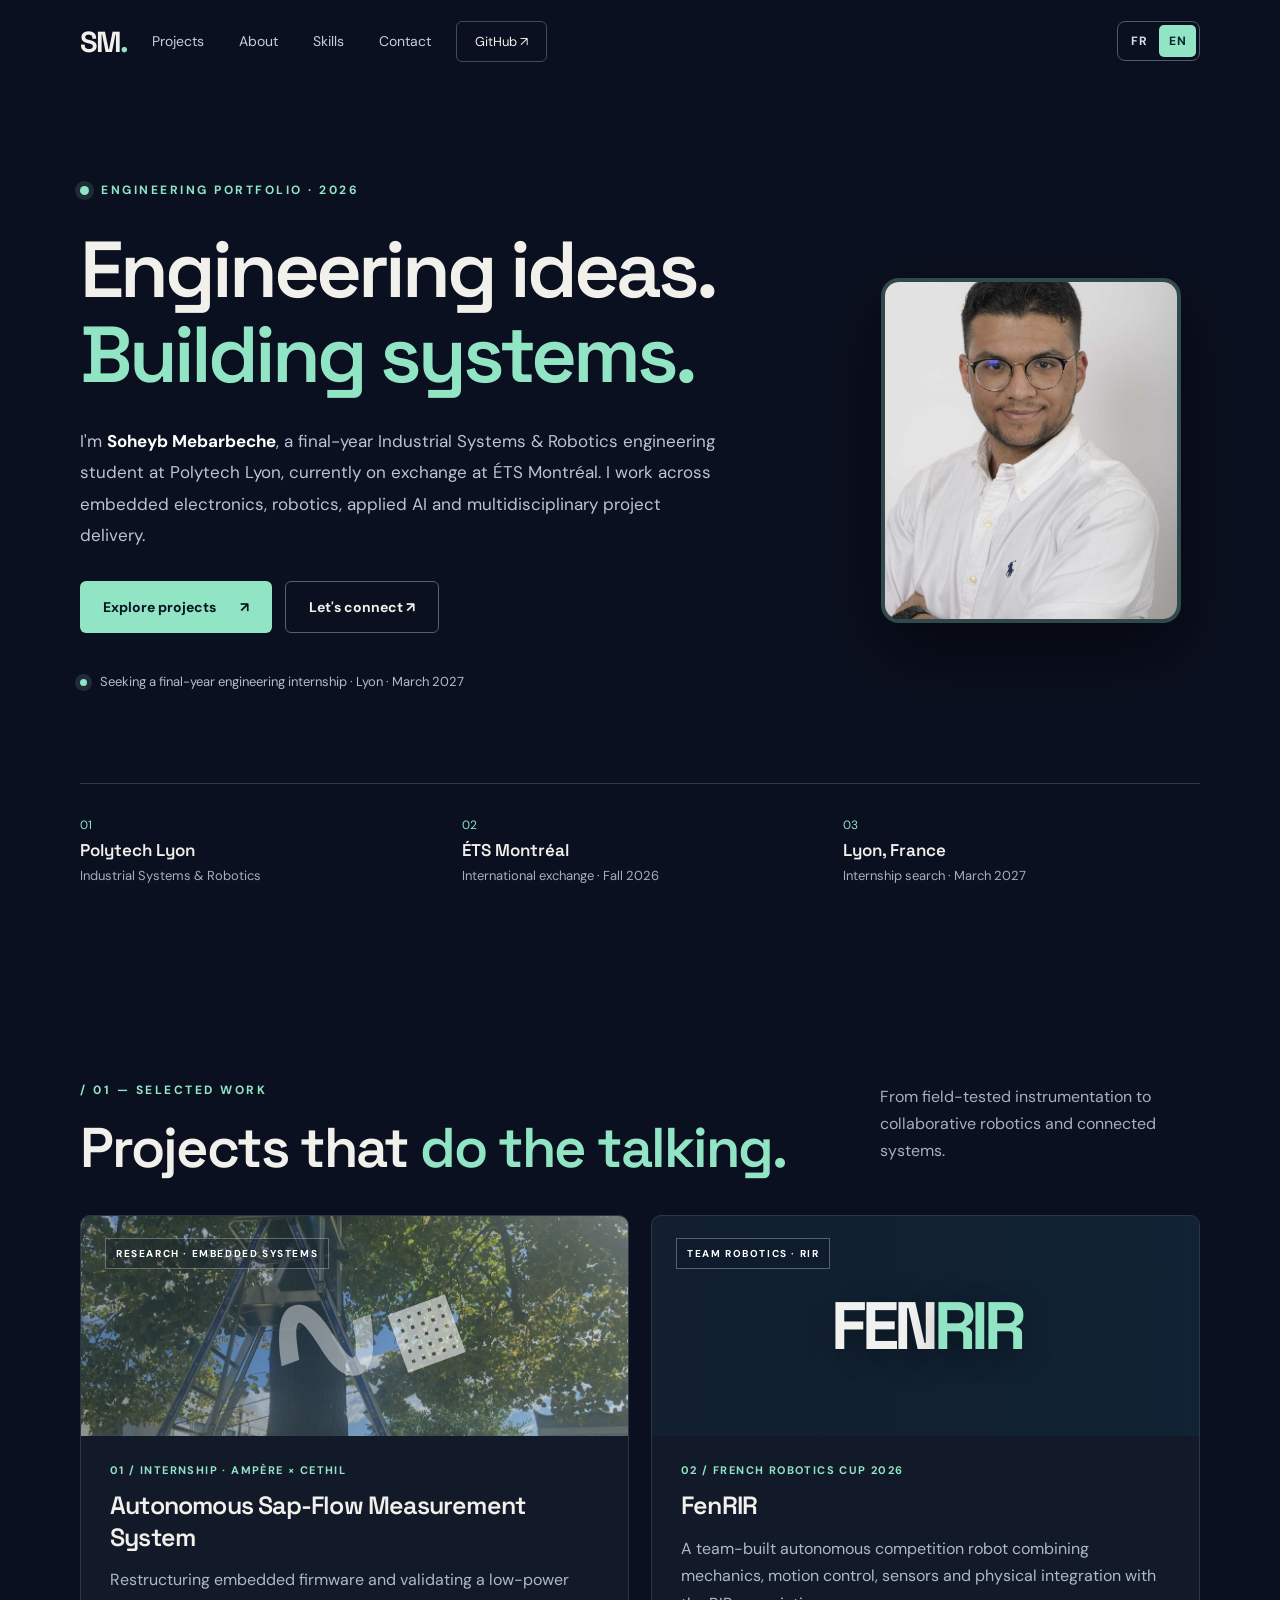
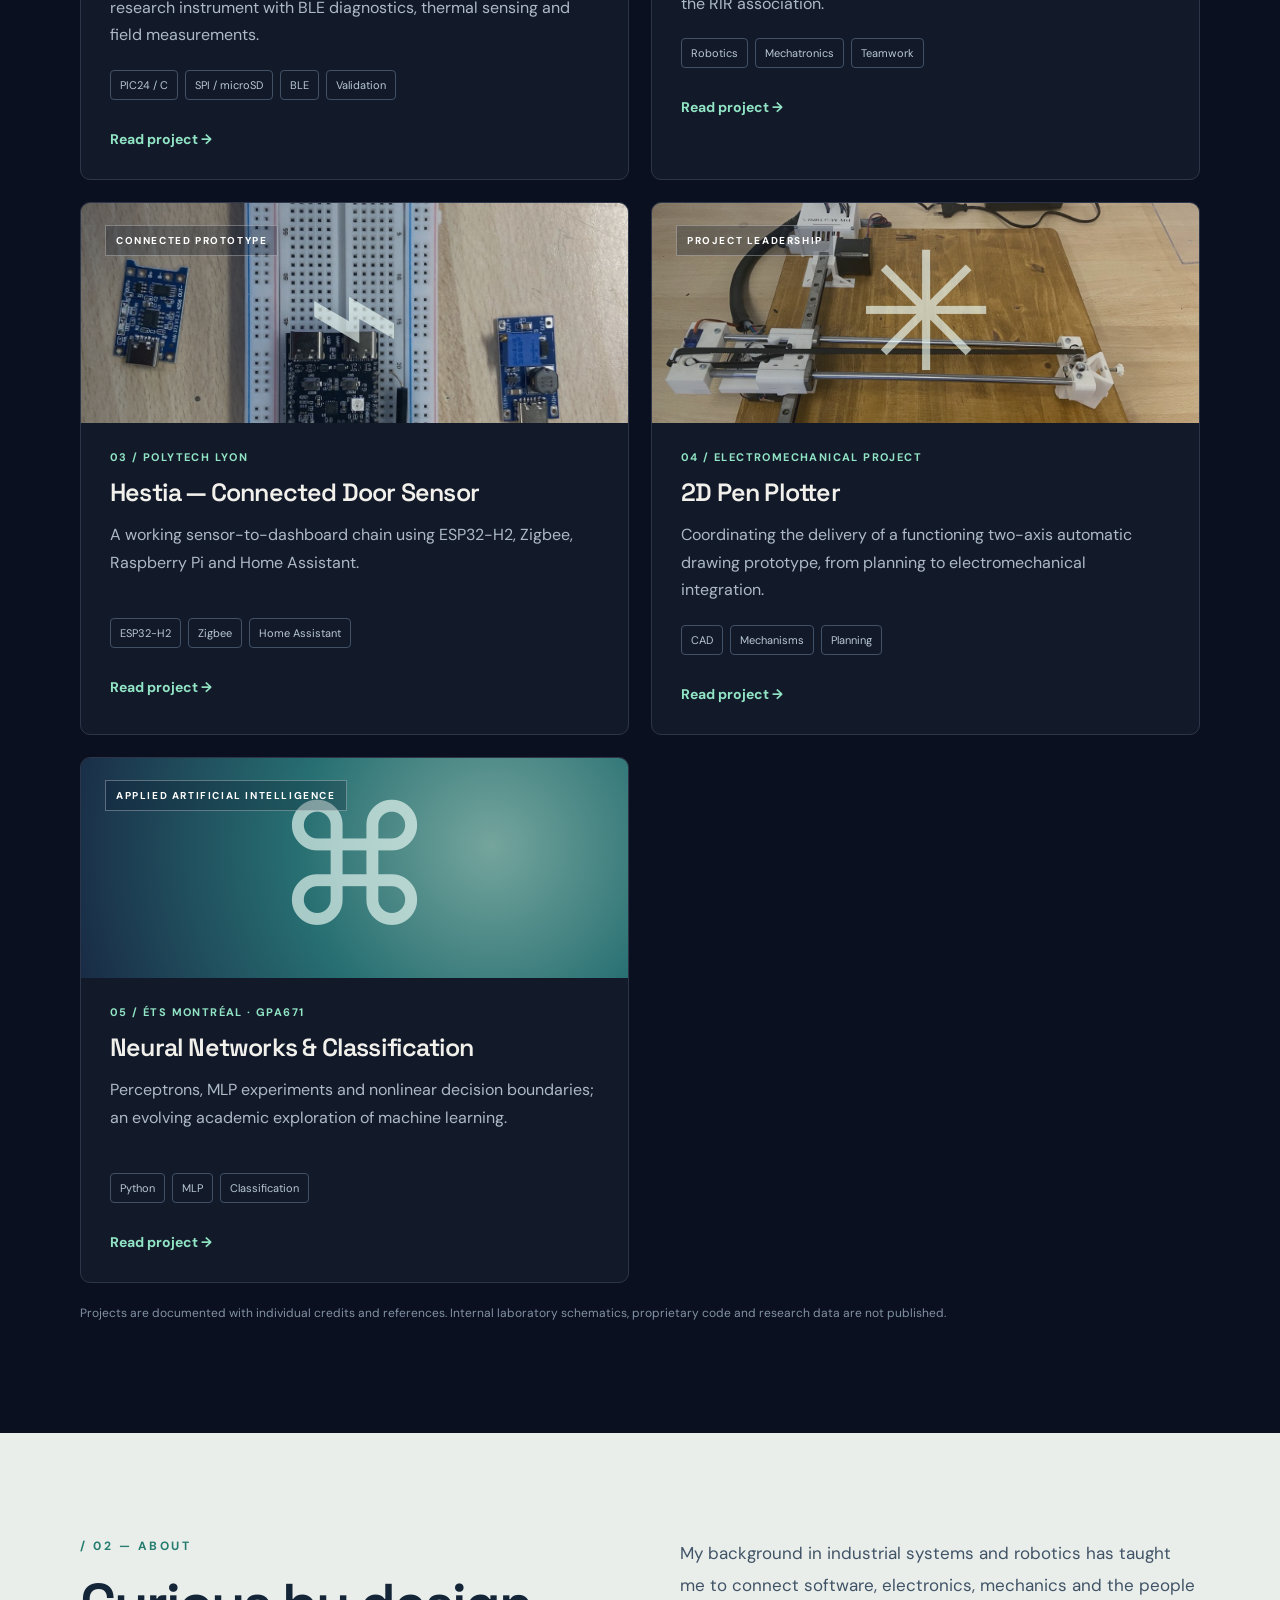
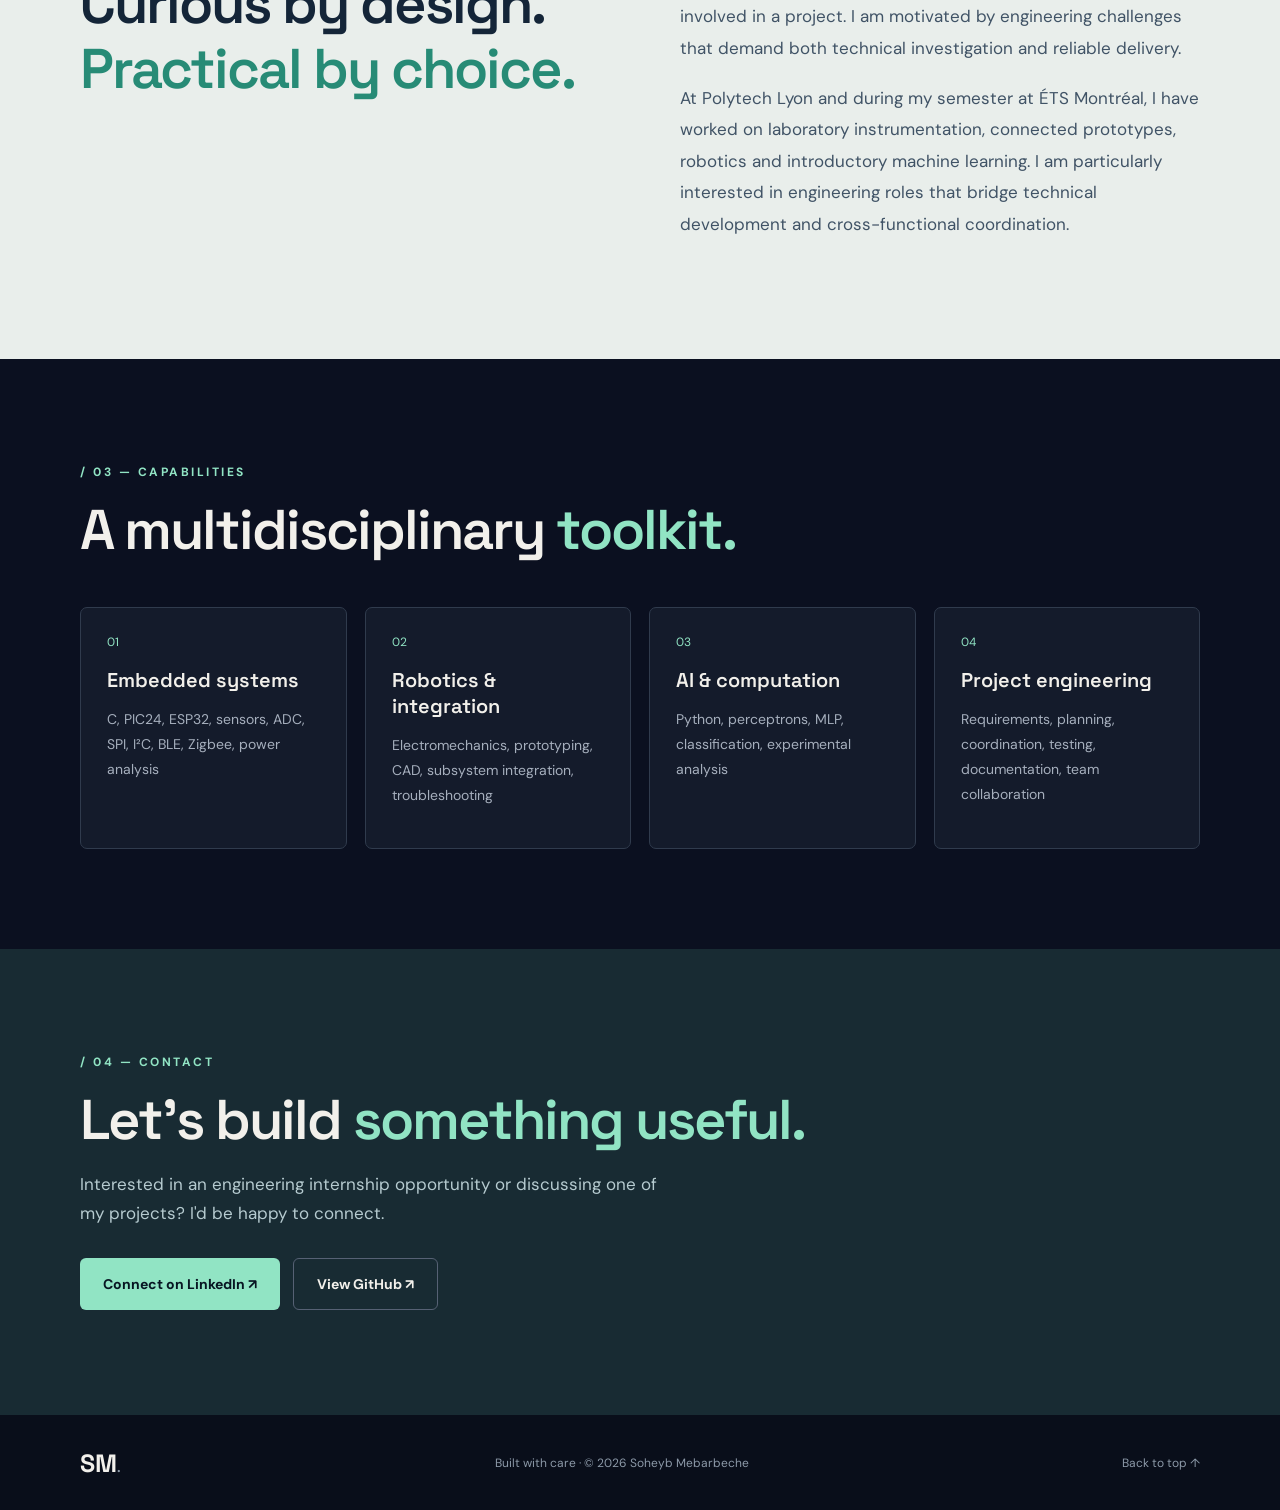
<file: SoheybM_GitHub_Pages_FR_EN_FINAL/en/index.html>
<!DOCTYPE html>

<html lang="en"><head><meta charset="utf-8"/><meta content="width=device-width, initial-scale=1" name="viewport"/><meta content="Soheyb Mebarbeche — engineering student in industrial systems and robotics. Selected projects in robotics, embedded systems, AI and project engineering." name="description"/><title>Soheyb Mebarbeche | Engineering Portfolio</title><link href="../styles.css" rel="stylesheet"/></head><body>
<header class="nav"><a class="brand" href="#top">SM<span class="dot">.</span></a><nav aria-label="Main navigation"><a href="#projects">Projects</a><a href="#about">About</a><a href="#skills">Skills</a><a href="#contact">Contact</a></nav><a class="smallbtn" href="https://github.com/SoheybM" rel="noopener" target="_blank">GitHub ↗</a><div aria-label="Choix de la langue / Language" class="lang-switch" role="group"><a class="inactive" href="../index.html" hreflang="fr" lang="fr">FR</a><a aria-current="page" class="active" href="#" hreflang="en" lang="en">EN</a></div></header>
<main id="top"><section class="hero wrap"><div class="eyebrow"><span class="pulse"></span> ENGINEERING PORTFOLIO · 2026</div><div class="hero-grid"><div><h1>Engineering ideas.<br/><em>Building systems.</em></h1><p class="intro">I'm <strong>Soheyb Mebarbeche</strong>, a final-year Industrial Systems &amp; Robotics engineering student at Polytech Lyon, currently on exchange at ÉTS Montréal. I work across embedded electronics, robotics, applied AI and multidisciplinary project delivery.</p><div class="cta"><a class="primary" href="#projects">Explore projects <span>↗</span></a><a class="secondary" href="https://www.linkedin.com/in/soheyb-mebarbeche-37953226b" rel="noopener" target="_blank">Let's connect ↗</a></div><p class="availability"><span class="pulse"></span> Seeking a final-year engineering internship · Lyon · March 2027</p></div><div aria-label="Abstract engineering systems illustration" class="hero-art"><img alt="Professional portrait of Soheyb Mebarbeche" class="profile-photo" src="../assets/profile-photo.jpg"/></div></div><div class="facts"><div><span>01</span><strong>Polytech Lyon</strong><small>Industrial Systems &amp; Robotics</small></div><div><span>02</span><strong>ÉTS Montréal</strong><small>International exchange · Fall 2026</small></div><div><span>03</span><strong>Lyon, France</strong><small>Internship search · March 2027</small></div></div></section>
<section class="section wrap" id="projects"><div class="section-head"><div><div class="kicker">/ 01 — SELECTED WORK</div><h2>Projects that <em>do the talking.</em></h2></div><p>From field-tested instrumentation to collaborative robotics and connected systems.</p></div><div class="project-grid">
<article class="project-card featured"><div class="visual gradient-one" style="background:linear-gradient(90deg,#10263770,#10263730),url(../assets/tree-field.jpg) center 44% / cover"><div class="visual-label">RESEARCH · EMBEDDED SYSTEMS</div><div class="line-art">∿<span>▦</span></div></div><div class="card-content"><div class="meta">01 / INTERNSHIP · AMPÈRE × CETHIL</div><h3>Autonomous Sap-Flow Measurement System</h3><p>Restructuring embedded firmware and validating a low-power research instrument with BLE diagnostics, thermal sensing and field measurements.</p><div class="chips"><span>PIC24 / C</span><span>SPI / microSD</span><span>BLE</span><span>Validation</span></div><a href="../projects/sap-flow.html">Read project →</a></div></article>
<article class="project-card"><div class="visual fenrir" style="background:linear-gradient(90deg,#1026376e,#102637b5),url(https://github.com/user-attachments/assets/eb1d1699-436f-4fce-b600-164deeedb502) center center / cover"><div class="visual-label">TEAM ROBOTICS · RIR</div><div class="wolf">FEN<span>RIR</span></div></div><div class="card-content"><div class="meta">02 / FRENCH ROBOTICS CUP 2026</div><h3>FenRIR</h3><p>A team-built autonomous competition robot combining mechanics, motion control, sensors and physical integration with the RIR association.</p><div class="chips"><span>Robotics</span><span>Mechatronics</span><span>Teamwork</span></div><a href="../projects/fenrir.html">Read project →</a></div></article>
<article class="project-card"><div class="visual gradient-two" style="background:linear-gradient(90deg,#10263750,#10263710),url(../assets/hestia-electronics.jpg) center 50% / cover"><div class="visual-label">CONNECTED PROTOTYPE</div><div class="symbol">⌁</div></div><div class="card-content"><div class="meta">03 / POLYTECH LYON</div><h3>Hestia — Connected Door Sensor</h3><p>A working sensor-to-dashboard chain using ESP32-H2, Zigbee, Raspberry Pi and Home Assistant.</p><div class="chips"><span>ESP32-H2</span><span>Zigbee</span><span>Home Assistant</span></div><a href="../projects/hestia.html">Read project →</a></div></article>
<article class="project-card"><div class="visual gradient-three" style="background:linear-gradient(90deg,#10263750,#10263710),url(../assets/plotter-1.jpg) center 50% / cover"><div class="visual-label">PROJECT LEADERSHIP</div><div class="symbol">✳</div></div><div class="card-content"><div class="meta">04 / ELECTROMECHANICAL PROJECT</div><h3>2D Pen Plotter</h3><p>Coordinating the delivery of a functioning two-axis automatic drawing prototype, from planning to electromechanical integration.</p><div class="chips"><span>CAD</span><span>Mechanisms</span><span>Planning</span></div><a href="../projects/plotter.html">Read project →</a></div></article>
<article class="project-card"><div class="visual gradient-four"><div class="visual-label">APPLIED ARTIFICIAL INTELLIGENCE</div><div class="symbol">⌘</div></div><div class="card-content"><div class="meta">05 / ÉTS MONTRÉAL · GPA671</div><h3>Neural Networks &amp; Classification</h3><p>Perceptrons, MLP experiments and nonlinear decision boundaries; an evolving academic exploration of machine learning.</p><div class="chips"><span>Python</span><span>MLP</span><span>Classification</span></div><a href="../projects/neural-networks.html">Read project →</a></div></article>
</div><p class="fine">Projects are documented with individual credits and references. Internal laboratory schematics, proprietary code and research data are not published.</p></section>
<section class="section section-light" id="about"><div class="wrap two-col"><div><div class="kicker">/ 02 — ABOUT</div><h2>Curious by design.<br/><em>Practical by choice.</em></h2></div><div class="body-copy"><p>My background in industrial systems and robotics has taught me to connect software, electronics, mechanics and the people involved in a project. I am motivated by engineering challenges that demand both technical investigation and reliable delivery.</p><p>At Polytech Lyon and during my semester at ÉTS Montréal, I have worked on laboratory instrumentation, connected prototypes, robotics and introductory machine learning. I am particularly interested in engineering roles that bridge technical development and cross-functional coordination.</p></div></div></section>
<section class="section wrap" id="skills"><div class="kicker">/ 03 — CAPABILITIES</div><h2>A multidisciplinary <em>toolkit.</em></h2><div class="skills-grid"><div><div class="num">01</div><h3>Embedded systems</h3><p>C, PIC24, ESP32, sensors, ADC, SPI, I²C, BLE, Zigbee, power analysis</p></div><div><div class="num">02</div><h3>Robotics &amp; integration</h3><p>Electromechanics, prototyping, CAD, subsystem integration, troubleshooting</p></div><div><div class="num">03</div><h3>AI &amp; computation</h3><p>Python, perceptrons, MLP, classification, experimental analysis</p></div><div><div class="num">04</div><h3>Project engineering</h3><p>Requirements, planning, coordination, testing, documentation, team collaboration</p></div></div></section>
<section class="contact" id="contact"><div class="wrap"><div class="kicker">/ 04 — CONTACT</div><h2>Let's build <em>something useful.</em></h2><p>Interested in an engineering internship opportunity or discussing one of my projects? I'd be happy to connect.</p><div class="cta"><a class="primary" href="https://www.linkedin.com/in/soheyb-mebarbeche-37953226b" rel="noopener" target="_blank">Connect on LinkedIn ↗</a><a class="secondary" href="https://github.com/SoheybM" rel="noopener" target="_blank">View GitHub ↗</a></div></div></section></main><footer><div class="wrap foot"><strong>SM<span class="dot">.</span></strong><span>Built with care · © <span id="year">2026</span> Soheyb Mebarbeche</span><a href="#top">Back to top ↑</a></div></footer><script src="../script.js"></script></body></html>
</file>
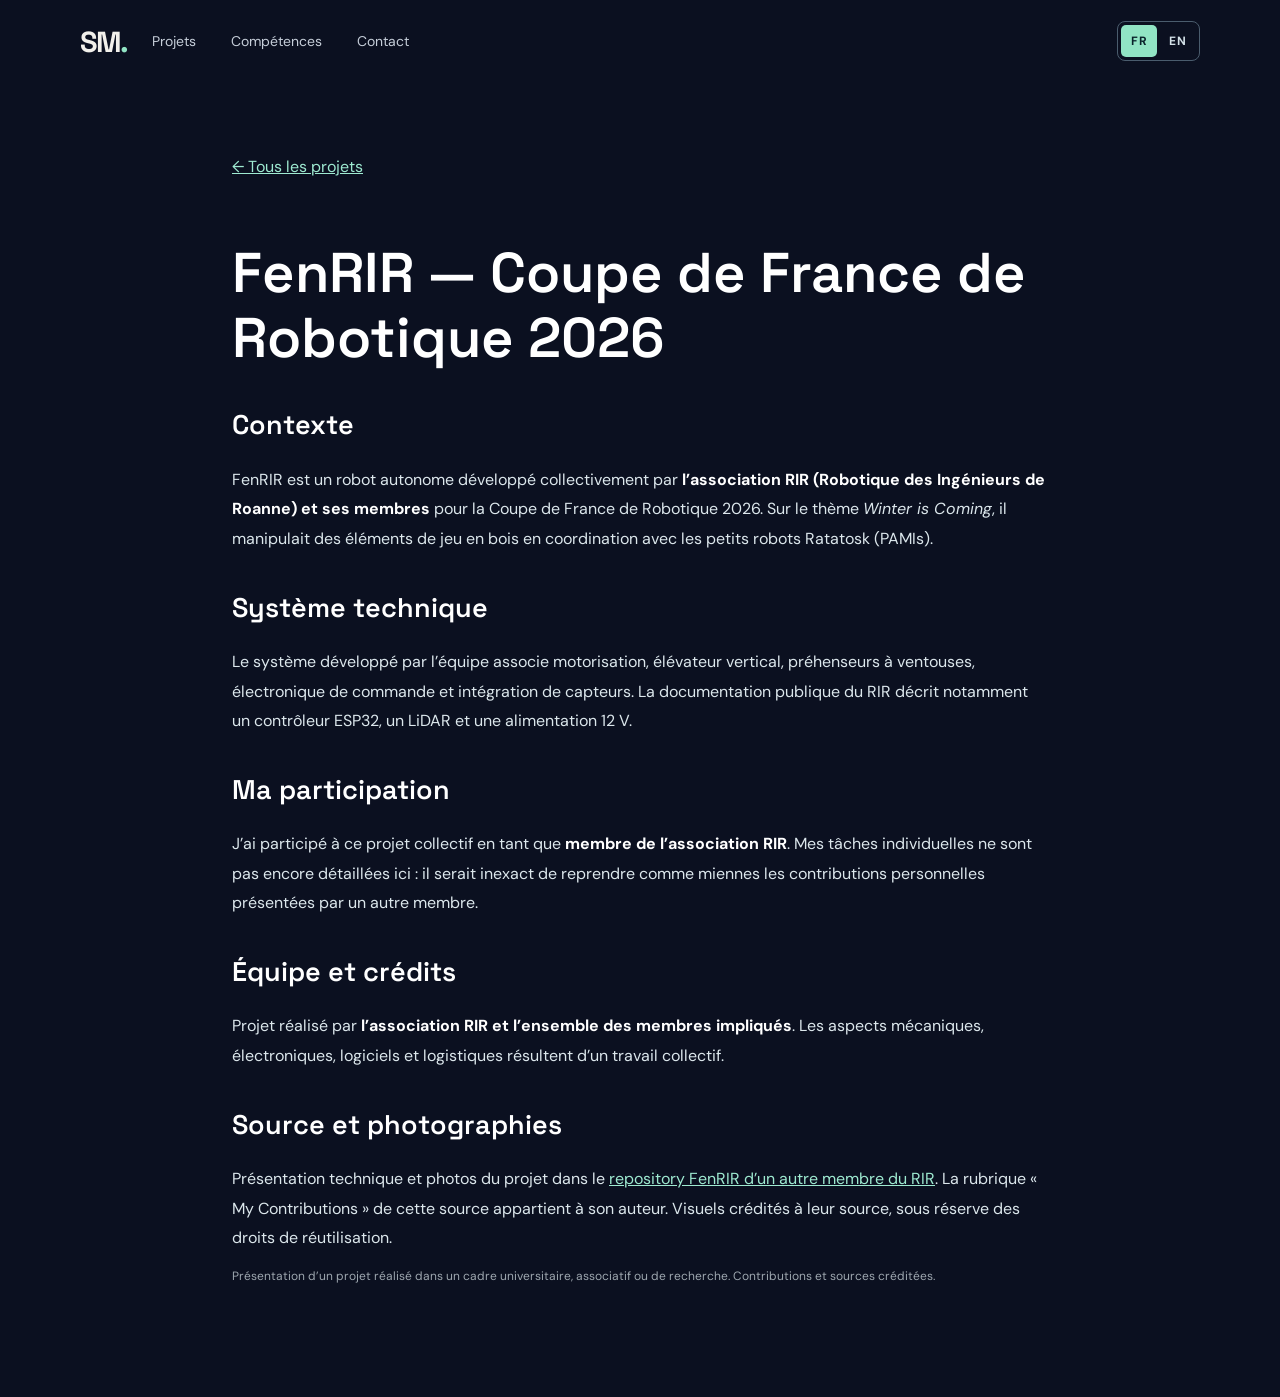
<file: projects/fenrir.html>
<!DOCTYPE html>

<html lang="fr"><head><meta charset="utf-8"/><meta content="width=device-width,initial-scale=1" name="viewport"/><title>FenRIR — Coupe de France de Robotique 2026 | Soheyb Mebarbeche</title><link href="../styles.css" rel="stylesheet"/><style>.article{max-width:860px;margin:70px auto 110px;padding:0 22px;color:#dce7ec;line-height:1.85}.article h1{font:600 clamp(34px,5vw,56px) 'Space Grotesk',sans-serif;color:white;line-height:1.15}.article h2{font:600 27px 'Space Grotesk',sans-serif;color:white;margin-top:36px}.article a{color:#9eead1;text-decoration:underline}.article ul{padding-left:25px}.article strong{color:white}.article code{background:#203447;padding:3px 5px;border-radius:4px}.gallery{display:grid;grid-template-columns:repeat(auto-fit,minmax(230px,1fr));gap:15px;margin:30px 0}.gallery img{width:100%;height:230px;object-fit:cover;border-radius:9px;border:1px solid #46566a}.source-label{font-size:12px;opacity:.7}.back{display:inline-block;margin-bottom:22px}</style></head><body><header class="nav"><a class="brand" href="../index.html">SM<span class="dot">.</span></a><nav><a href="../index.html#projects">Projets</a><a href="../index.html#skills">Compétences</a><a href="../index.html#contact">Contact</a></nav><div aria-label="Choix de la langue / Language" class="lang-switch" role="group"><a aria-current="page" class="active" href="#" hreflang="fr" lang="fr">FR</a><a class="inactive" href="../en/projects/fenrir.html" hreflang="en" lang="en">EN</a></div></header><main class="article"><a class="back" href="../index.html#projects">← Tous les projets</a><h1>FenRIR — Coupe de France de Robotique 2026</h1><h2>Contexte</h2>FenRIR est un robot autonome développé collectivement par <strong>l’association RIR (Robotique des Ingénieurs de Roanne) et ses membres</strong> pour la Coupe de France de Robotique 2026. Sur le thème <em>Winter is Coming</em>, il manipulait des éléments de jeu en bois en coordination avec les petits robots Ratatosk (PAMIs).<h2>Système technique</h2>Le système développé par l’équipe associe motorisation, élévateur vertical, préhenseurs à ventouses, électronique de commande et intégration de capteurs. La documentation publique du RIR décrit notamment un contrôleur ESP32, un LiDAR et une alimentation 12 V.<h2>Ma participation</h2>J’ai participé à ce projet collectif en tant que <strong>membre de l’association RIR</strong>. Mes tâches individuelles ne sont pas encore détaillées ici : il serait inexact de reprendre comme miennes les contributions personnelles présentées par un autre membre.<h2>Équipe et crédits</h2>Projet réalisé par <strong>l’association RIR et l’ensemble des membres impliqués</strong>. Les aspects mécaniques, électroniques, logiciels et logistiques résultent d’un travail collectif.<h2>Source et photographies</h2>Présentation technique et photos du projet dans le <a href="https://github.com/CelyannCeard/French_Robotics_Cup_2026_FenRIR">repository FenRIR d’un autre membre du RIR</a>. La rubrique « My Contributions » de cette source appartient à son auteur. Visuels crédités à leur source, sous réserve des droits de réutilisation.<p class="source-label">Présentation d’un projet réalisé dans un cadre universitaire, associatif ou de recherche. Contributions et sources créditées.</p></main></body></html>
</file>
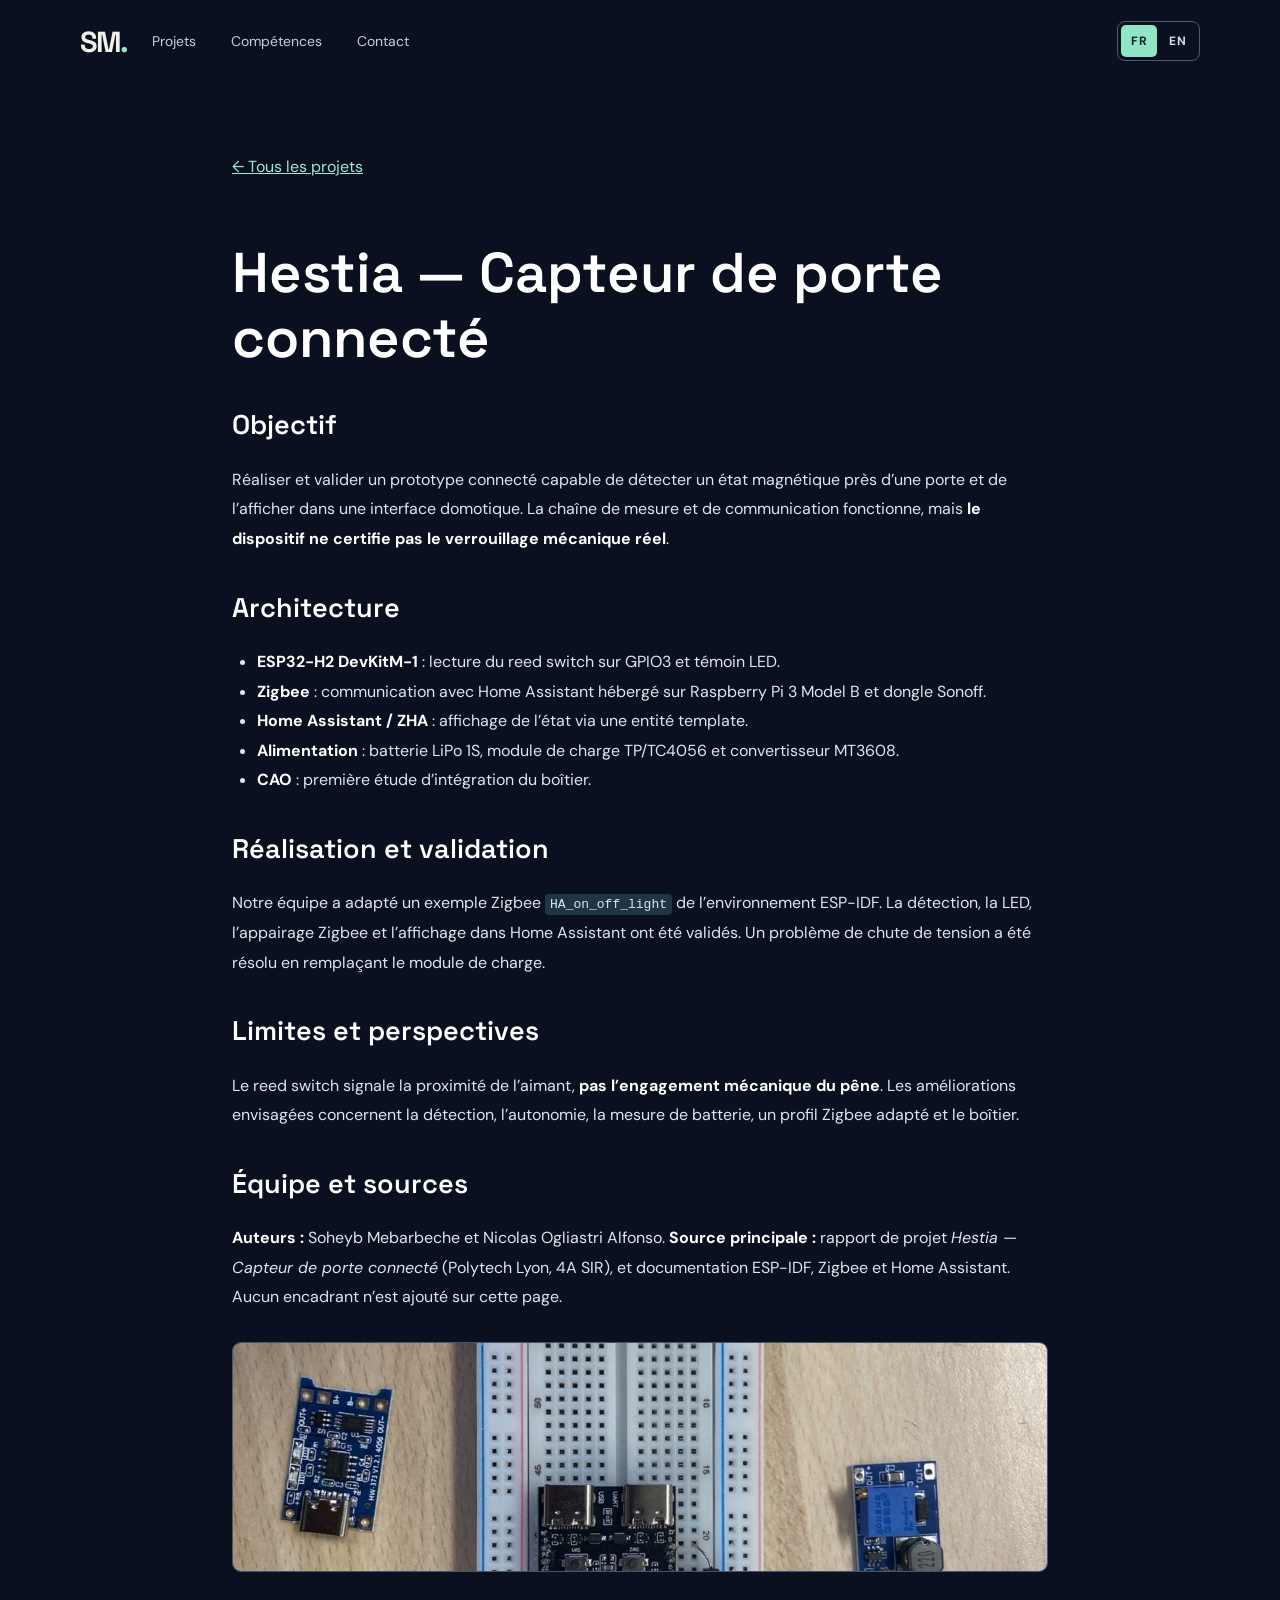
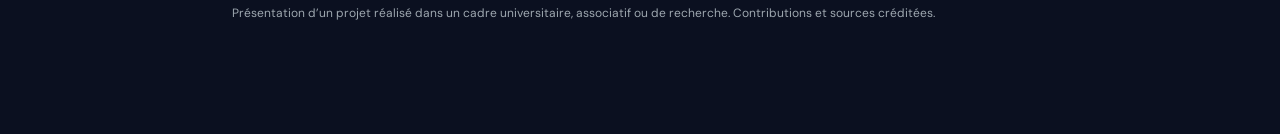
<file: projects/hestia.html>
<!DOCTYPE html>

<html lang="fr"><head><meta charset="utf-8"/><meta content="width=device-width,initial-scale=1" name="viewport"/><title>Hestia — Capteur de porte connecté | Soheyb Mebarbeche</title><link href="../styles.css" rel="stylesheet"/><style>.article{max-width:860px;margin:70px auto 110px;padding:0 22px;color:#dce7ec;line-height:1.85}.article h1{font:600 clamp(34px,5vw,56px) 'Space Grotesk',sans-serif;color:white;line-height:1.15}.article h2{font:600 27px 'Space Grotesk',sans-serif;color:white;margin-top:36px}.article a{color:#9eead1;text-decoration:underline}.article ul{padding-left:25px}.article strong{color:white}.article code{background:#203447;padding:3px 5px;border-radius:4px}.gallery{display:grid;grid-template-columns:repeat(auto-fit,minmax(230px,1fr));gap:15px;margin:30px 0}.gallery img{width:100%;height:230px;object-fit:cover;border-radius:9px;border:1px solid #46566a}.source-label{font-size:12px;opacity:.7}.back{display:inline-block;margin-bottom:22px}</style></head><body><header class="nav"><a class="brand" href="../index.html">SM<span class="dot">.</span></a><nav><a href="../index.html#projects">Projets</a><a href="../index.html#skills">Compétences</a><a href="../index.html#contact">Contact</a></nav><div aria-label="Choix de la langue / Language" class="lang-switch" role="group"><a aria-current="page" class="active" href="#" hreflang="fr" lang="fr">FR</a><a class="inactive" href="../en/projects/hestia.html" hreflang="en" lang="en">EN</a></div></header><main class="article"><a class="back" href="../index.html#projects">← Tous les projets</a><h1>Hestia — Capteur de porte connecté</h1><h2>Objectif</h2>Réaliser et valider un prototype connecté capable de détecter un état magnétique près d’une porte et de l’afficher dans une interface domotique. La chaîne de mesure et de communication fonctionne, mais <strong>le dispositif ne certifie pas le verrouillage mécanique réel</strong>.<h2>Architecture</h2><ul><li><strong>ESP32-H2 DevKitM-1</strong> : lecture du reed switch sur GPIO3 et témoin LED.</li><li><strong>Zigbee</strong> : communication avec Home Assistant hébergé sur Raspberry Pi 3 Model B et dongle Sonoff.</li><li><strong>Home Assistant / ZHA</strong> : affichage de l’état via une entité template.</li><li><strong>Alimentation</strong> : batterie LiPo 1S, module de charge TP/TC4056 et convertisseur MT3608.</li><li><strong>CAO</strong> : première étude d’intégration du boîtier.</li></ul><h2>Réalisation et validation</h2>Notre équipe a adapté un exemple Zigbee <code>HA_on_off_light</code> de l’environnement ESP-IDF. La détection, la LED, l’appairage Zigbee et l’affichage dans Home Assistant ont été validés. Un problème de chute de tension a été résolu en remplaçant le module de charge.<h2>Limites et perspectives</h2>Le reed switch signale la proximité de l’aimant, <strong>pas l’engagement mécanique du pêne</strong>. Les améliorations envisagées concernent la détection, l’autonomie, la mesure de batterie, un profil Zigbee adapté et le boîtier.<h2>Équipe et sources</h2><strong>Auteurs :</strong> Soheyb Mebarbeche et Nicolas Ogliastri Alfonso. <strong>Source principale :</strong> rapport de projet <em>Hestia — Capteur de porte connecté</em> (Polytech Lyon, 4A SIR), et documentation ESP-IDF, Zigbee et Home Assistant. Aucun encadrant n’est ajouté sur cette page.<div class="gallery"><img alt="Électronique du prototype Hestia" src="../assets/hestia-electronics.jpg"/></div><p class="source-label">Présentation d’un projet réalisé dans un cadre universitaire, associatif ou de recherche. Contributions et sources créditées.</p></main></body></html>
</file>
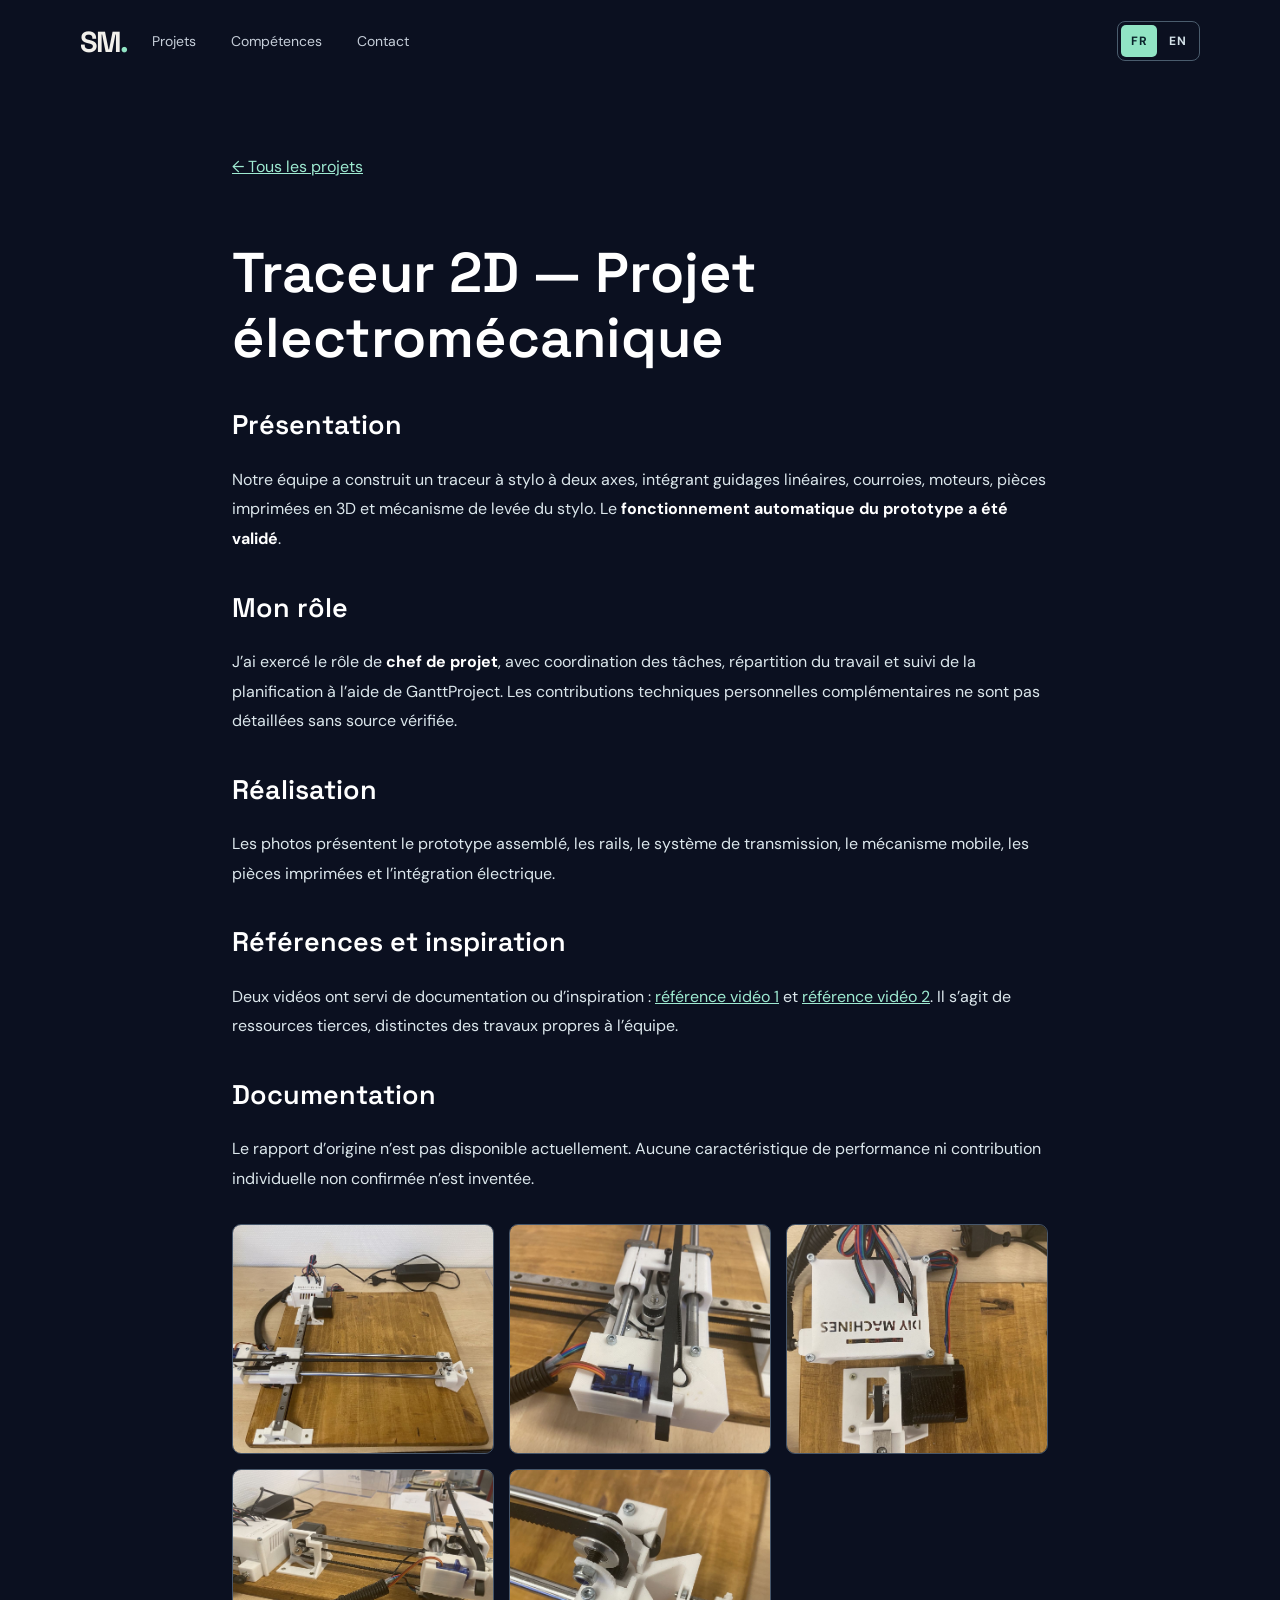
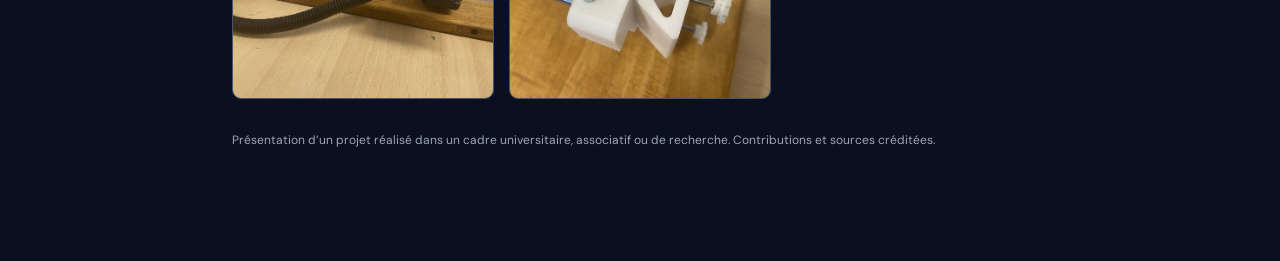
<file: projects/plotter.html>
<!DOCTYPE html>

<html lang="fr"><head><meta charset="utf-8"/><meta content="width=device-width,initial-scale=1" name="viewport"/><title>Traceur 2D — Projet électromécanique | Soheyb Mebarbeche</title><link href="../styles.css" rel="stylesheet"/><style>.article{max-width:860px;margin:70px auto 110px;padding:0 22px;color:#dce7ec;line-height:1.85}.article h1{font:600 clamp(34px,5vw,56px) 'Space Grotesk',sans-serif;color:white;line-height:1.15}.article h2{font:600 27px 'Space Grotesk',sans-serif;color:white;margin-top:36px}.article a{color:#9eead1;text-decoration:underline}.article ul{padding-left:25px}.article strong{color:white}.article code{background:#203447;padding:3px 5px;border-radius:4px}.gallery{display:grid;grid-template-columns:repeat(auto-fit,minmax(230px,1fr));gap:15px;margin:30px 0}.gallery img{width:100%;height:230px;object-fit:cover;border-radius:9px;border:1px solid #46566a}.source-label{font-size:12px;opacity:.7}.back{display:inline-block;margin-bottom:22px}</style></head><body><header class="nav"><a class="brand" href="../index.html">SM<span class="dot">.</span></a><nav><a href="../index.html#projects">Projets</a><a href="../index.html#skills">Compétences</a><a href="../index.html#contact">Contact</a></nav><div aria-label="Choix de la langue / Language" class="lang-switch" role="group"><a aria-current="page" class="active" href="#" hreflang="fr" lang="fr">FR</a><a class="inactive" href="../en/projects/plotter.html" hreflang="en" lang="en">EN</a></div></header><main class="article"><a class="back" href="../index.html#projects">← Tous les projets</a><h1>Traceur 2D — Projet électromécanique</h1><h2>Présentation</h2>Notre équipe a construit un traceur à stylo à deux axes, intégrant guidages linéaires, courroies, moteurs, pièces imprimées en 3D et mécanisme de levée du stylo. Le <strong>fonctionnement automatique du prototype a été validé</strong>.<h2>Mon rôle</h2>J’ai exercé le rôle de <strong>chef de projet</strong>, avec coordination des tâches, répartition du travail et suivi de la planification à l’aide de GanttProject. Les contributions techniques personnelles complémentaires ne sont pas détaillées sans source vérifiée.<h2>Réalisation</h2>Les photos présentent le prototype assemblé, les rails, le système de transmission, le mécanisme mobile, les pièces imprimées et l’intégration électrique.<h2>Références et inspiration</h2>Deux vidéos ont servi de documentation ou d’inspiration : <a href="https://youtu.be/XYqx5wg4oLU">référence vidéo 1</a> et <a href="https://youtu.be/8scKLHz77Lg">référence vidéo 2</a>. Il s’agit de ressources tierces, distinctes des travaux propres à l’équipe.<h2>Documentation</h2>Le rapport d’origine n’est pas disponible actuellement. Aucune caractéristique de performance ni contribution individuelle non confirmée n’est inventée.<div class="gallery"><img alt="Photographie 1 du traceur 2D" src="../assets/plotter-1.jpg"/><img alt="Photographie 2 du traceur 2D" src="../assets/plotter-2.jpg"/><img alt="Photographie 3 du traceur 2D" src="../assets/plotter-3.jpg"/><img alt="Photographie 4 du traceur 2D" src="../assets/plotter-4.jpg"/><img alt="Photographie 5 du traceur 2D" src="../assets/plotter-5.jpg"/></div><p class="source-label">Présentation d’un projet réalisé dans un cadre universitaire, associatif ou de recherche. Contributions et sources créditées.</p></main></body></html>
</file>
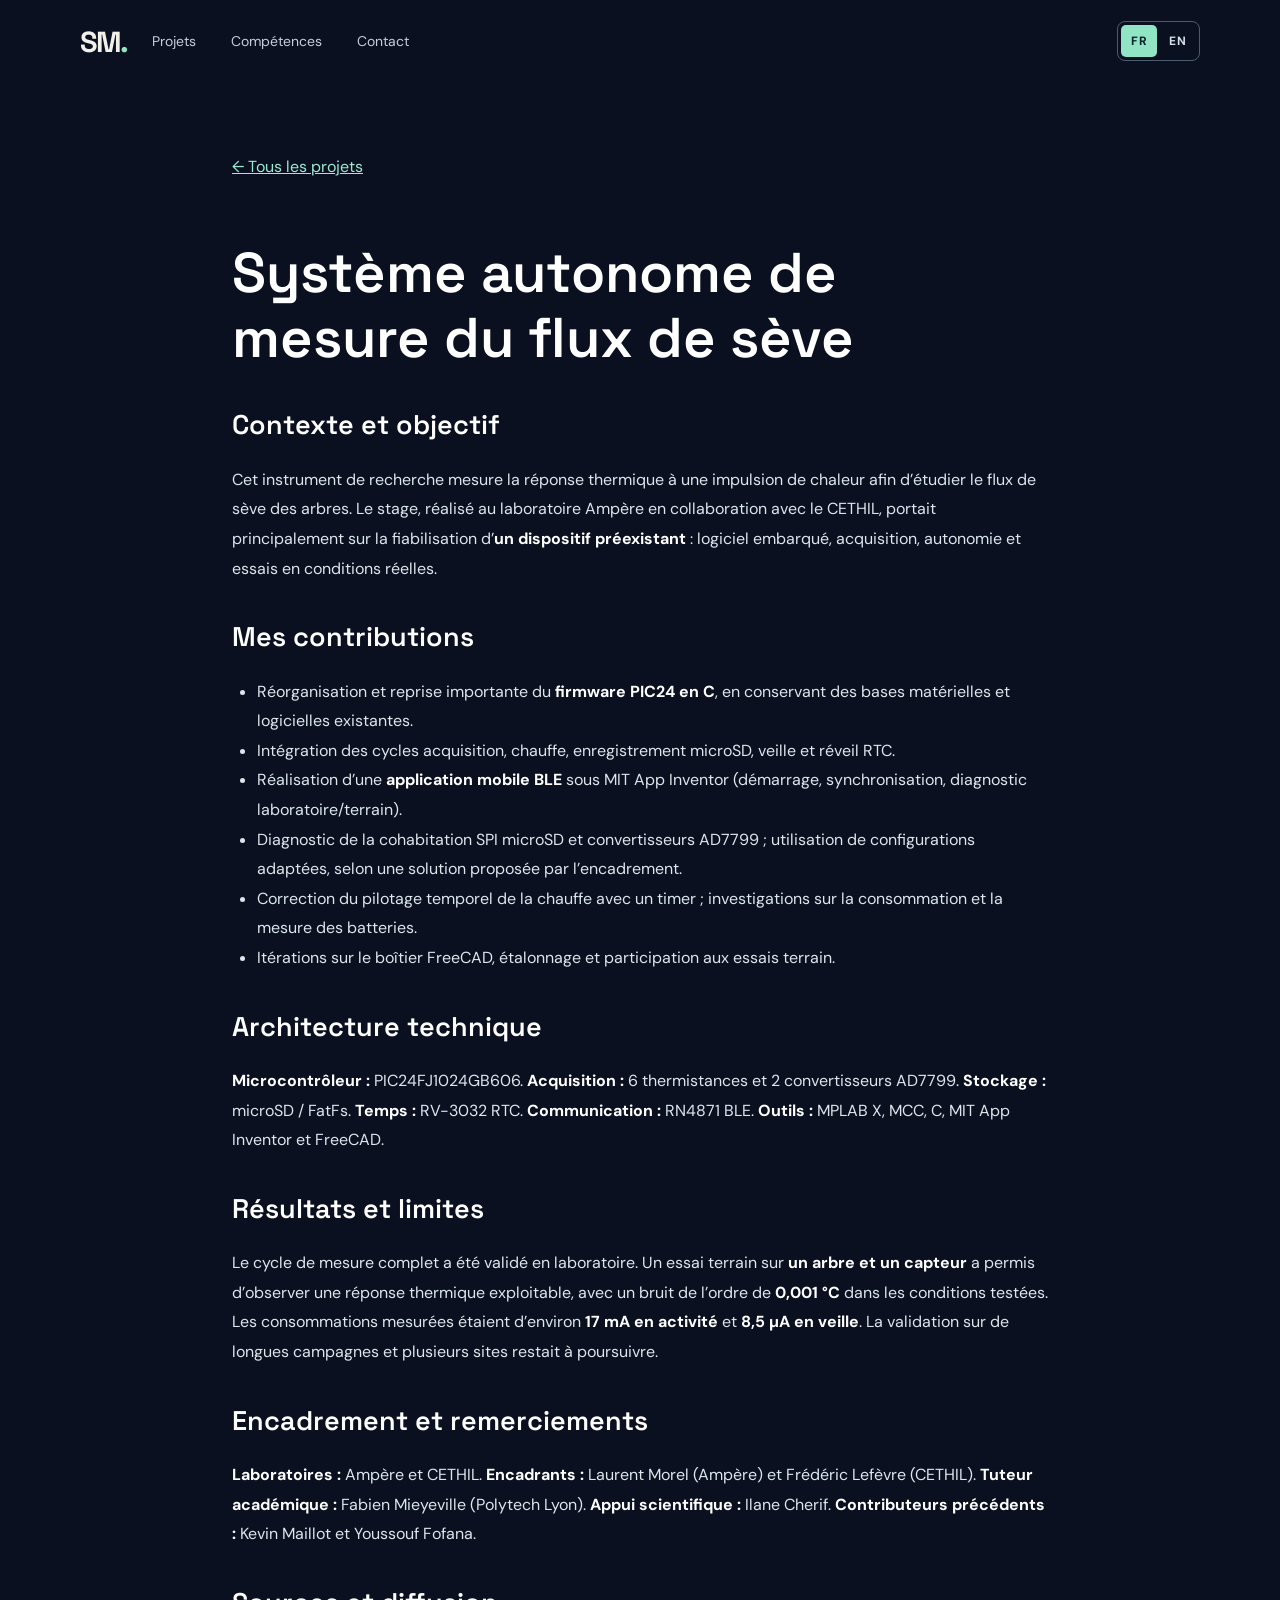
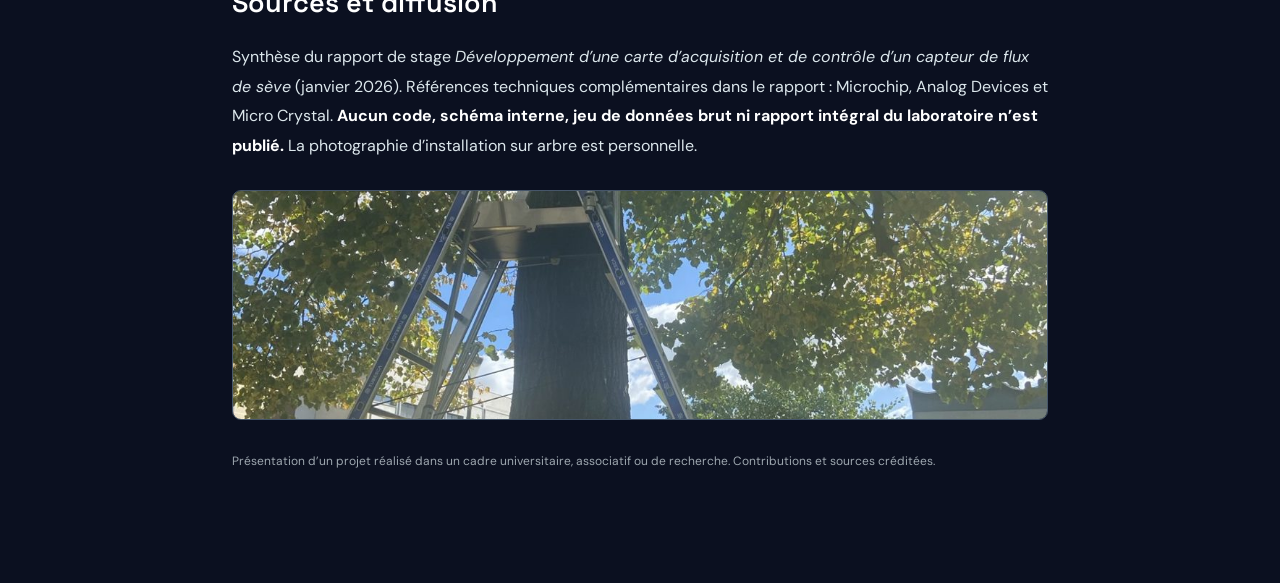
<file: projects/sap-flow.html>
<!DOCTYPE html>

<html lang="fr"><head><meta charset="utf-8"/><meta content="width=device-width,initial-scale=1" name="viewport"/><title>Système autonome de mesure du flux de sève | Soheyb Mebarbeche</title><link href="../styles.css" rel="stylesheet"/><style>.article{max-width:860px;margin:70px auto 110px;padding:0 22px;color:#dce7ec;line-height:1.85}.article h1{font:600 clamp(34px,5vw,56px) 'Space Grotesk',sans-serif;color:white;line-height:1.15}.article h2{font:600 27px 'Space Grotesk',sans-serif;color:white;margin-top:36px}.article a{color:#9eead1;text-decoration:underline}.article ul{padding-left:25px}.article strong{color:white}.article code{background:#203447;padding:3px 5px;border-radius:4px}.gallery{display:grid;grid-template-columns:repeat(auto-fit,minmax(230px,1fr));gap:15px;margin:30px 0}.gallery img{width:100%;height:230px;object-fit:cover;border-radius:9px;border:1px solid #46566a}.source-label{font-size:12px;opacity:.7}.back{display:inline-block;margin-bottom:22px}</style></head><body><header class="nav"><a class="brand" href="../index.html">SM<span class="dot">.</span></a><nav><a href="../index.html#projects">Projets</a><a href="../index.html#skills">Compétences</a><a href="../index.html#contact">Contact</a></nav><div aria-label="Choix de la langue / Language" class="lang-switch" role="group"><a aria-current="page" class="active" href="#" hreflang="fr" lang="fr">FR</a><a class="inactive" href="../en/projects/sap-flow.html" hreflang="en" lang="en">EN</a></div></header><main class="article"><a class="back" href="../index.html#projects">← Tous les projets</a><h1>Système autonome de mesure du flux de sève</h1><h2>Contexte et objectif</h2>Cet instrument de recherche mesure la réponse thermique à une impulsion de chaleur afin d’étudier le flux de sève des arbres. Le stage, réalisé au laboratoire Ampère en collaboration avec le CETHIL, portait principalement sur la fiabilisation d’<strong>un dispositif préexistant</strong> : logiciel embarqué, acquisition, autonomie et essais en conditions réelles.<h2>Mes contributions</h2><ul><li>Réorganisation et reprise importante du <strong>firmware PIC24 en C</strong>, en conservant des bases matérielles et logicielles existantes.</li><li>Intégration des cycles acquisition, chauffe, enregistrement microSD, veille et réveil RTC.</li><li>Réalisation d’une <strong>application mobile BLE</strong> sous MIT App Inventor (démarrage, synchronisation, diagnostic laboratoire/terrain).</li><li>Diagnostic de la cohabitation SPI microSD et convertisseurs AD7799 ; utilisation de configurations adaptées, selon une solution proposée par l’encadrement.</li><li>Correction du pilotage temporel de la chauffe avec un timer ; investigations sur la consommation et la mesure des batteries.</li><li>Itérations sur le boîtier FreeCAD, étalonnage et participation aux essais terrain.</li></ul><h2>Architecture technique</h2><strong>Microcontrôleur :</strong> PIC24FJ1024GB606. <strong>Acquisition :</strong> 6 thermistances et 2 convertisseurs AD7799. <strong>Stockage :</strong> microSD / FatFs. <strong>Temps :</strong> RV-3032 RTC. <strong>Communication :</strong> RN4871 BLE. <strong>Outils :</strong> MPLAB X, MCC, C, MIT App Inventor et FreeCAD.<h2>Résultats et limites</h2>Le cycle de mesure complet a été validé en laboratoire. Un essai terrain sur <strong>un arbre et un capteur</strong> a permis d’observer une réponse thermique exploitable, avec un bruit de l’ordre de <strong>0,001 °C</strong> dans les conditions testées. Les consommations mesurées étaient d’environ <strong>17 mA en activité</strong> et <strong>8,5 µA en veille</strong>. La validation sur de longues campagnes et plusieurs sites restait à poursuivre.<h2>Encadrement et remerciements</h2><strong>Laboratoires :</strong> Ampère et CETHIL. <strong>Encadrants :</strong> Laurent Morel (Ampère) et Frédéric Lefèvre (CETHIL). <strong>Tuteur académique :</strong> Fabien Mieyeville (Polytech Lyon). <strong>Appui scientifique :</strong> Ilane Cherif. <strong>Contributeurs précédents :</strong> Kevin Maillot et Youssouf Fofana.<h2>Sources et diffusion</h2>Synthèse du rapport de stage <em>Développement d’une carte d’acquisition et de contrôle d’un capteur de flux de sève</em> (janvier 2026). Références techniques complémentaires dans le rapport : Microchip, Analog Devices et Micro Crystal. <strong>Aucun code, schéma interne, jeu de données brut ni rapport intégral du laboratoire n’est publié.</strong> La photographie d’installation sur arbre est personnelle.<div class="gallery"><img alt="Photo personnelle de l’installation expérimentale sur arbre" src="../assets/tree-field.jpg"/></div><p class="source-label">Présentation d’un projet réalisé dans un cadre universitaire, associatif ou de recherche. Contributions et sources créditées.</p></main></body></html>
</file>
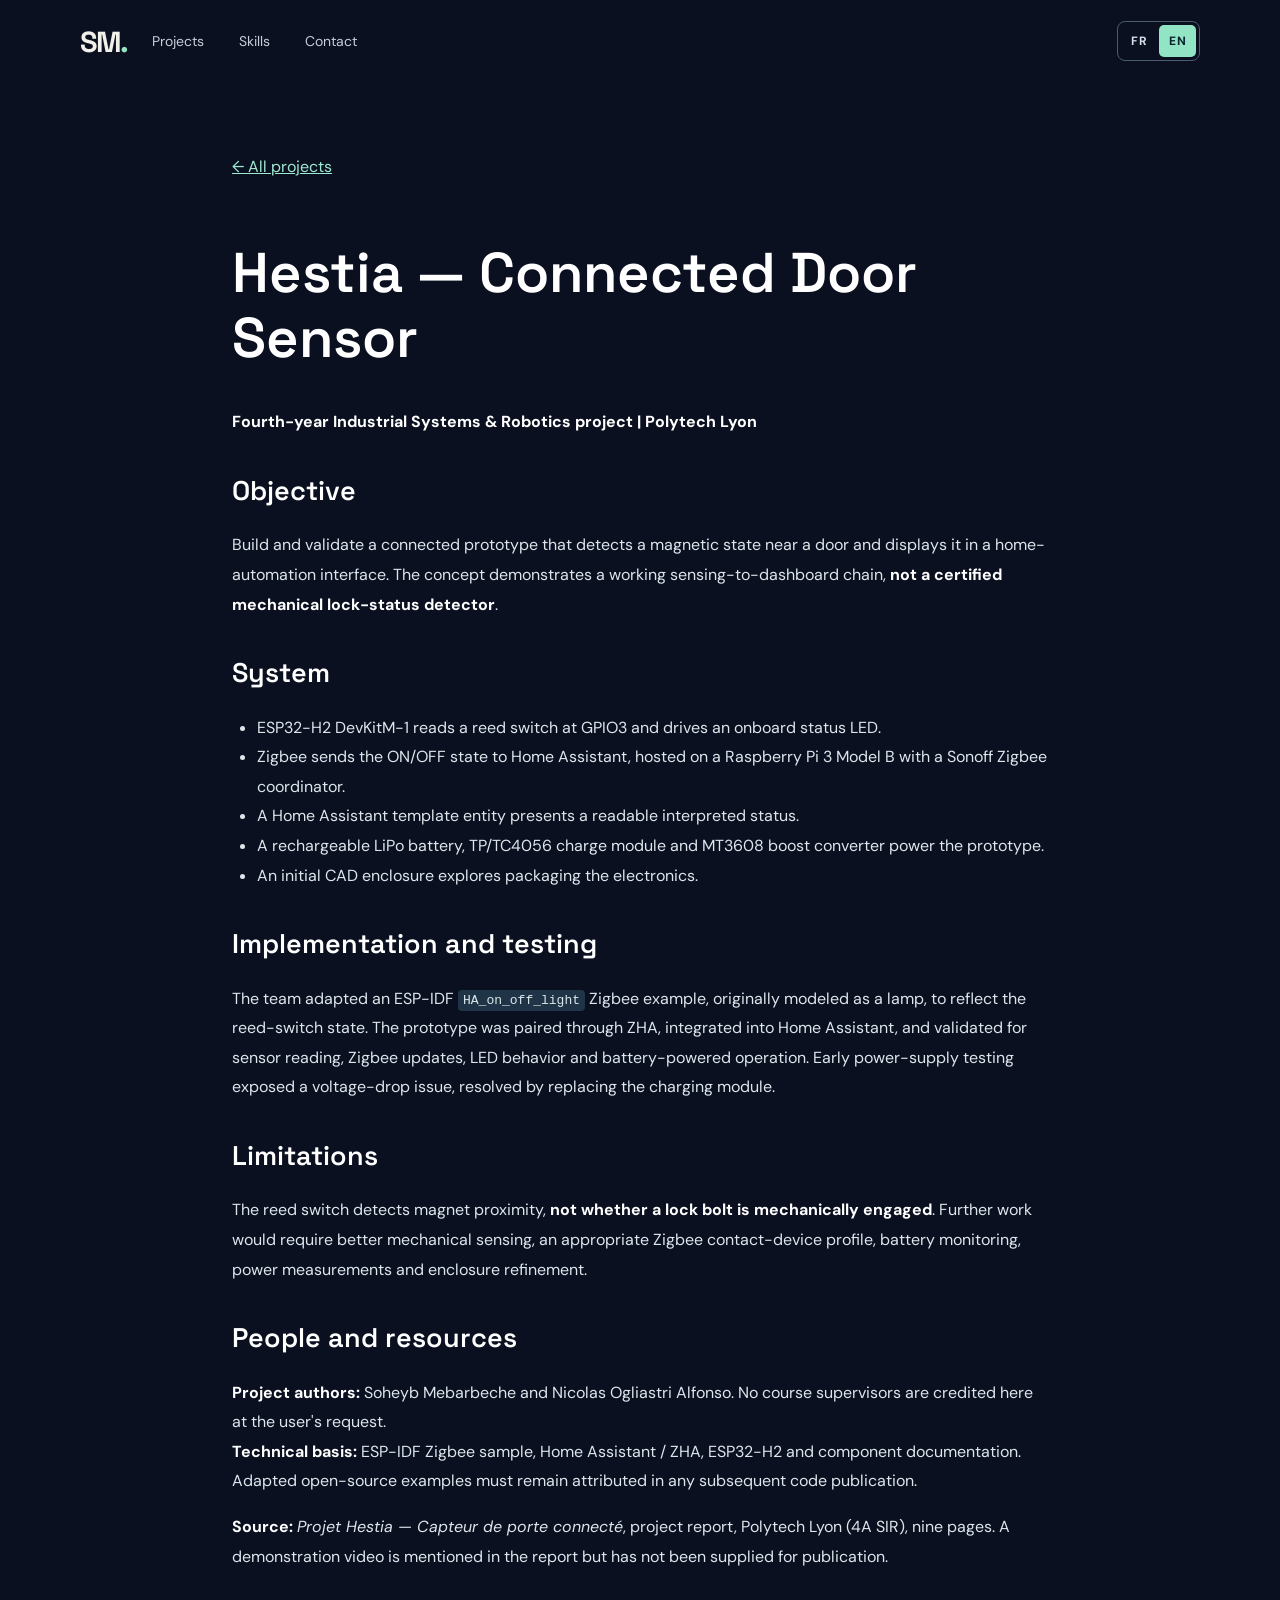
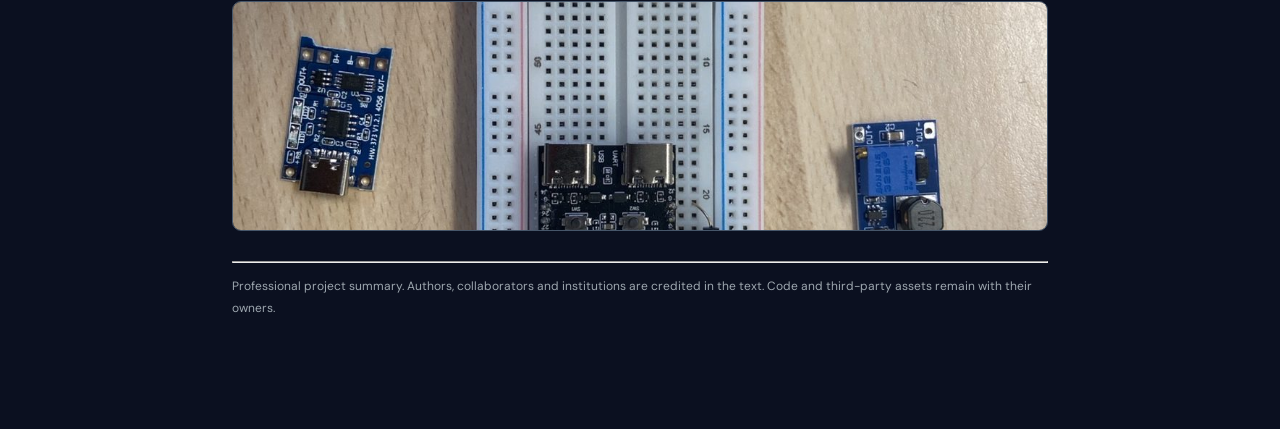
<file: en/projects/hestia.html>
<!DOCTYPE html>

<html lang="en"><head><meta charset="utf-8"/><meta content="width=device-width,initial-scale=1" name="viewport"/><title>Hestia | Soheyb Mebarbeche</title><link href="../../styles.css" rel="stylesheet"/><style>.article{max-width:860px;margin:70px auto 110px;padding:0 22px;color:#dce7ec;line-height:1.85}.article h1{font:600 clamp(34px,5vw,56px) 'Space Grotesk',sans-serif;color:white;line-height:1.15}.article h2{font:600 27px 'Space Grotesk',sans-serif;color:white;margin-top:36px}.article a{color:#9eead1;text-decoration:underline}.article ul{padding-left:25px}.article strong{color:white}.article code{background:#203447;padding:3px 5px;border-radius:4px}.gallery{display:grid;grid-template-columns:repeat(auto-fit,minmax(230px,1fr));gap:15px;margin:30px 0}.gallery img{width:100%;height:230px;object-fit:cover;border-radius:9px;border:1px solid #46566a}.source-label{font-size:12px;opacity:.7}.back{display:inline-block;margin-bottom:22px}</style></head><body><header class="nav"><a class="brand" href="../index.html">SM<span class="dot">.</span></a><nav><a href="../index.html#projects">Projects</a><a href="../index.html#skills">Skills</a><a href="../index.html#contact">Contact</a></nav><div aria-label="Choix de la langue / Language" class="lang-switch" role="group"><a class="inactive" href="../../projects/hestia.html" hreflang="fr" lang="fr">FR</a><a aria-current="page" class="active" href="#" hreflang="en" lang="en">EN</a></div></header><main class="article"><a class="back" href="../index.html#projects">← All projects</a><h1>Hestia — Connected Door Sensor</h1>
<p><strong>Fourth-year Industrial Systems &amp; Robotics project | Polytech Lyon</strong></p>
<h2>Objective</h2>
<p>Build and validate a connected prototype that detects a magnetic state near a door and displays it in a home-automation interface. The concept demonstrates a working sensing-to-dashboard chain, <strong>not a certified mechanical lock-status detector</strong>.</p>
<h2>System</h2>
<ul>
<li>ESP32-H2 DevKitM-1 reads a reed switch at GPIO3 and drives an onboard status LED.</li>
<li>Zigbee sends the ON/OFF state to Home Assistant, hosted on a Raspberry Pi 3 Model B with a Sonoff Zigbee coordinator.</li>
<li>A Home Assistant template entity presents a readable interpreted status.</li>
<li>A rechargeable LiPo battery, TP/TC4056 charge module and MT3608 boost converter power the prototype.</li>
<li>An initial CAD enclosure explores packaging the electronics.</li>
</ul>
<h2>Implementation and testing</h2>
<p>The team adapted an ESP-IDF <code>HA_on_off_light</code> Zigbee example, originally modeled as a lamp, to reflect the reed-switch state. The prototype was paired through ZHA, integrated into Home Assistant, and validated for sensor reading, Zigbee updates, LED behavior and battery-powered operation. Early power-supply testing exposed a voltage-drop issue, resolved by replacing the charging module.</p>
<h2>Limitations</h2>
<p>The reed switch detects magnet proximity, <strong>not whether a lock bolt is mechanically engaged</strong>. Further work would require better mechanical sensing, an appropriate Zigbee contact-device profile, battery monitoring, power measurements and enclosure refinement.</p>
<h2>People and resources</h2>
<p><strong>Project authors:</strong> Soheyb Mebarbeche and Nicolas Ogliastri Alfonso. No course supervisors are credited here at the user's request.<br/>
<strong>Technical basis:</strong> ESP-IDF Zigbee sample, Home Assistant / ZHA, ESP32-H2 and component documentation. Adapted open-source examples must remain attributed in any subsequent code publication.</p>
<p><strong>Source:</strong> <em>Projet Hestia — Capteur de porte connecté</em>, project report, Polytech Lyon (4A SIR), nine pages. A demonstration video is mentioned in the report but has not been supplied for publication.</p>
<div class="gallery"><img alt="ESP32 and related components used in Hestia" src="../../assets/hestia-electronics.jpg"/></div><hr/><p class="source-label">Professional project summary. Authors, collaborators and institutions are credited in the text. Code and third-party assets remain with their owners.</p></main></body></html>
</file>
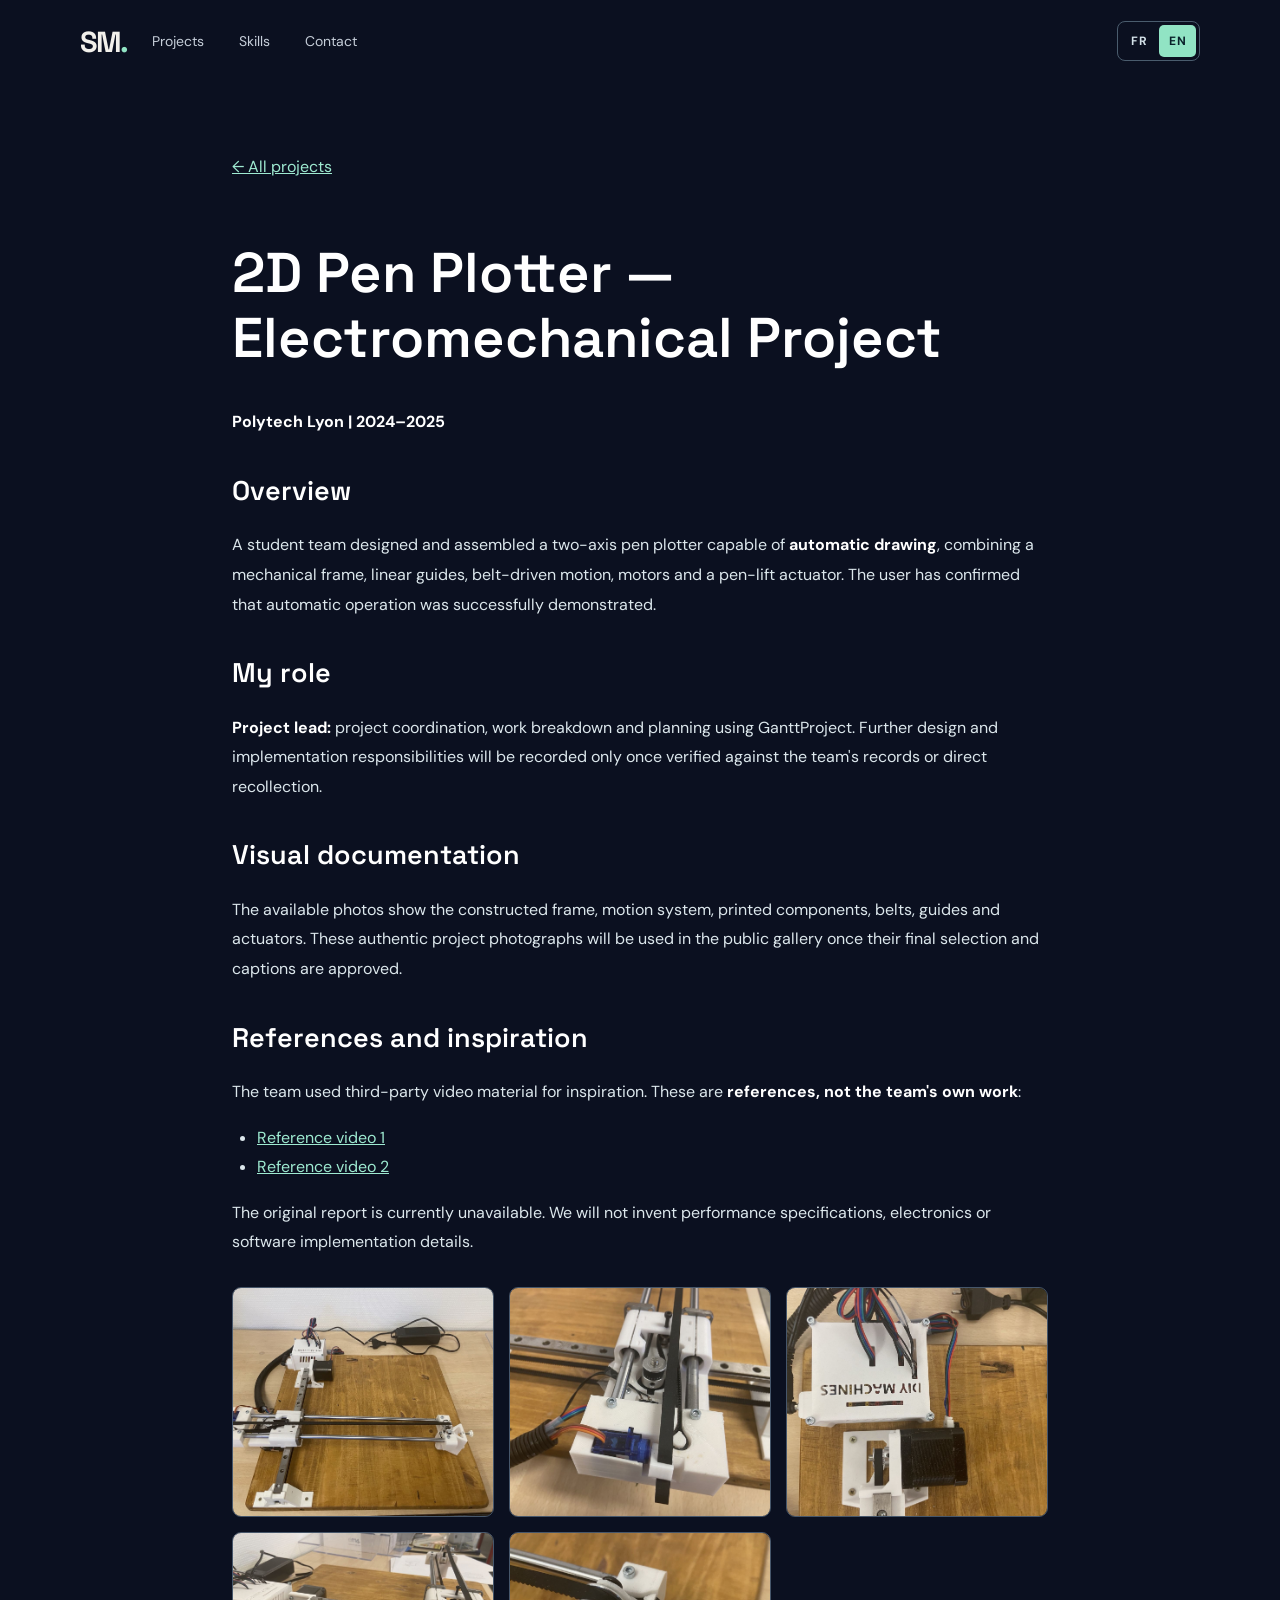
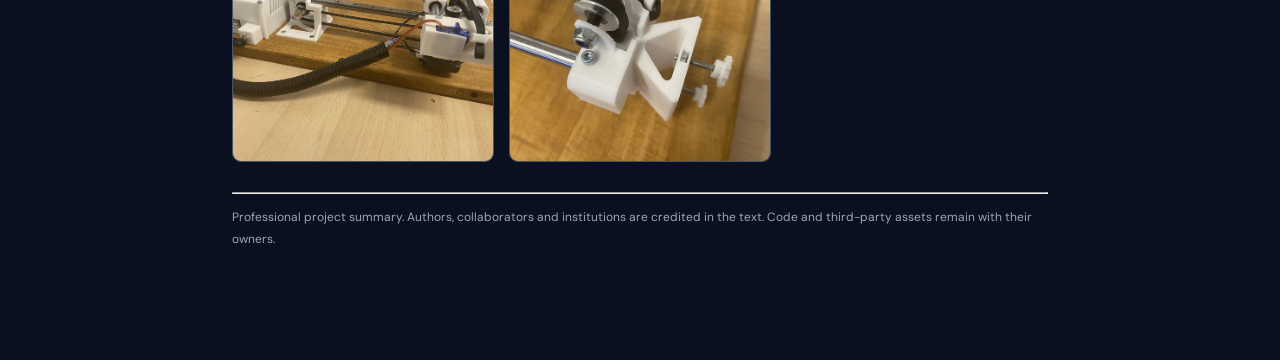
<file: en/projects/plotter.html>
<!DOCTYPE html>

<html lang="en"><head><meta charset="utf-8"/><meta content="width=device-width,initial-scale=1" name="viewport"/><title>Plotter | Soheyb Mebarbeche</title><link href="../../styles.css" rel="stylesheet"/><style>.article{max-width:860px;margin:70px auto 110px;padding:0 22px;color:#dce7ec;line-height:1.85}.article h1{font:600 clamp(34px,5vw,56px) 'Space Grotesk',sans-serif;color:white;line-height:1.15}.article h2{font:600 27px 'Space Grotesk',sans-serif;color:white;margin-top:36px}.article a{color:#9eead1;text-decoration:underline}.article ul{padding-left:25px}.article strong{color:white}.article code{background:#203447;padding:3px 5px;border-radius:4px}.gallery{display:grid;grid-template-columns:repeat(auto-fit,minmax(230px,1fr));gap:15px;margin:30px 0}.gallery img{width:100%;height:230px;object-fit:cover;border-radius:9px;border:1px solid #46566a}.source-label{font-size:12px;opacity:.7}.back{display:inline-block;margin-bottom:22px}</style></head><body><header class="nav"><a class="brand" href="../index.html">SM<span class="dot">.</span></a><nav><a href="../index.html#projects">Projects</a><a href="../index.html#skills">Skills</a><a href="../index.html#contact">Contact</a></nav><div aria-label="Choix de la langue / Language" class="lang-switch" role="group"><a class="inactive" href="../../projects/plotter.html" hreflang="fr" lang="fr">FR</a><a aria-current="page" class="active" href="#" hreflang="en" lang="en">EN</a></div></header><main class="article"><a class="back" href="../index.html#projects">← All projects</a><h1>2D Pen Plotter — Electromechanical Project</h1>
<p><strong>Polytech Lyon | 2024–2025</strong></p>
<h2>Overview</h2>
<p>A student team designed and assembled a two-axis pen plotter capable of <strong>automatic drawing</strong>, combining a mechanical frame, linear guides, belt-driven motion, motors and a pen-lift actuator. The user has confirmed that automatic operation was successfully demonstrated.</p>
<h2>My role</h2>
<p><strong>Project lead:</strong> project coordination, work breakdown and planning using GanttProject. Further design and implementation responsibilities will be recorded only once verified against the team's records or direct recollection.</p>
<h2>Visual documentation</h2>
<p>The available photos show the constructed frame, motion system, printed components, belts, guides and actuators. These authentic project photographs will be used in the public gallery once their final selection and captions are approved.</p>
<h2>References and inspiration</h2>
<p>The team used third-party video material for inspiration. These are <strong>references, not the team's own work</strong>:</p>
<ul>
<li><a href="https://youtu.be/XYqx5wg4oLU">Reference video 1</a></li>
<li><a href="https://youtu.be/8scKLHz77Lg">Reference video 2</a></li>
</ul>
<p>The original report is currently unavailable. We will not invent performance specifications, electronics or software implementation details.</p>
<div class="gallery"><img alt="2D pen plotter project photo 1" loading="lazy" src="../../assets/plotter-1.jpg"/><img alt="2D pen plotter project photo 2" loading="lazy" src="../../assets/plotter-2.jpg"/><img alt="2D pen plotter project photo 3" loading="lazy" src="../../assets/plotter-3.jpg"/><img alt="2D pen plotter project photo 4" loading="lazy" src="../../assets/plotter-4.jpg"/><img alt="2D pen plotter project photo 5" loading="lazy" src="../../assets/plotter-5.jpg"/></div><hr/><p class="source-label">Professional project summary. Authors, collaborators and institutions are credited in the text. Code and third-party assets remain with their owners.</p></main></body></html>
</file>
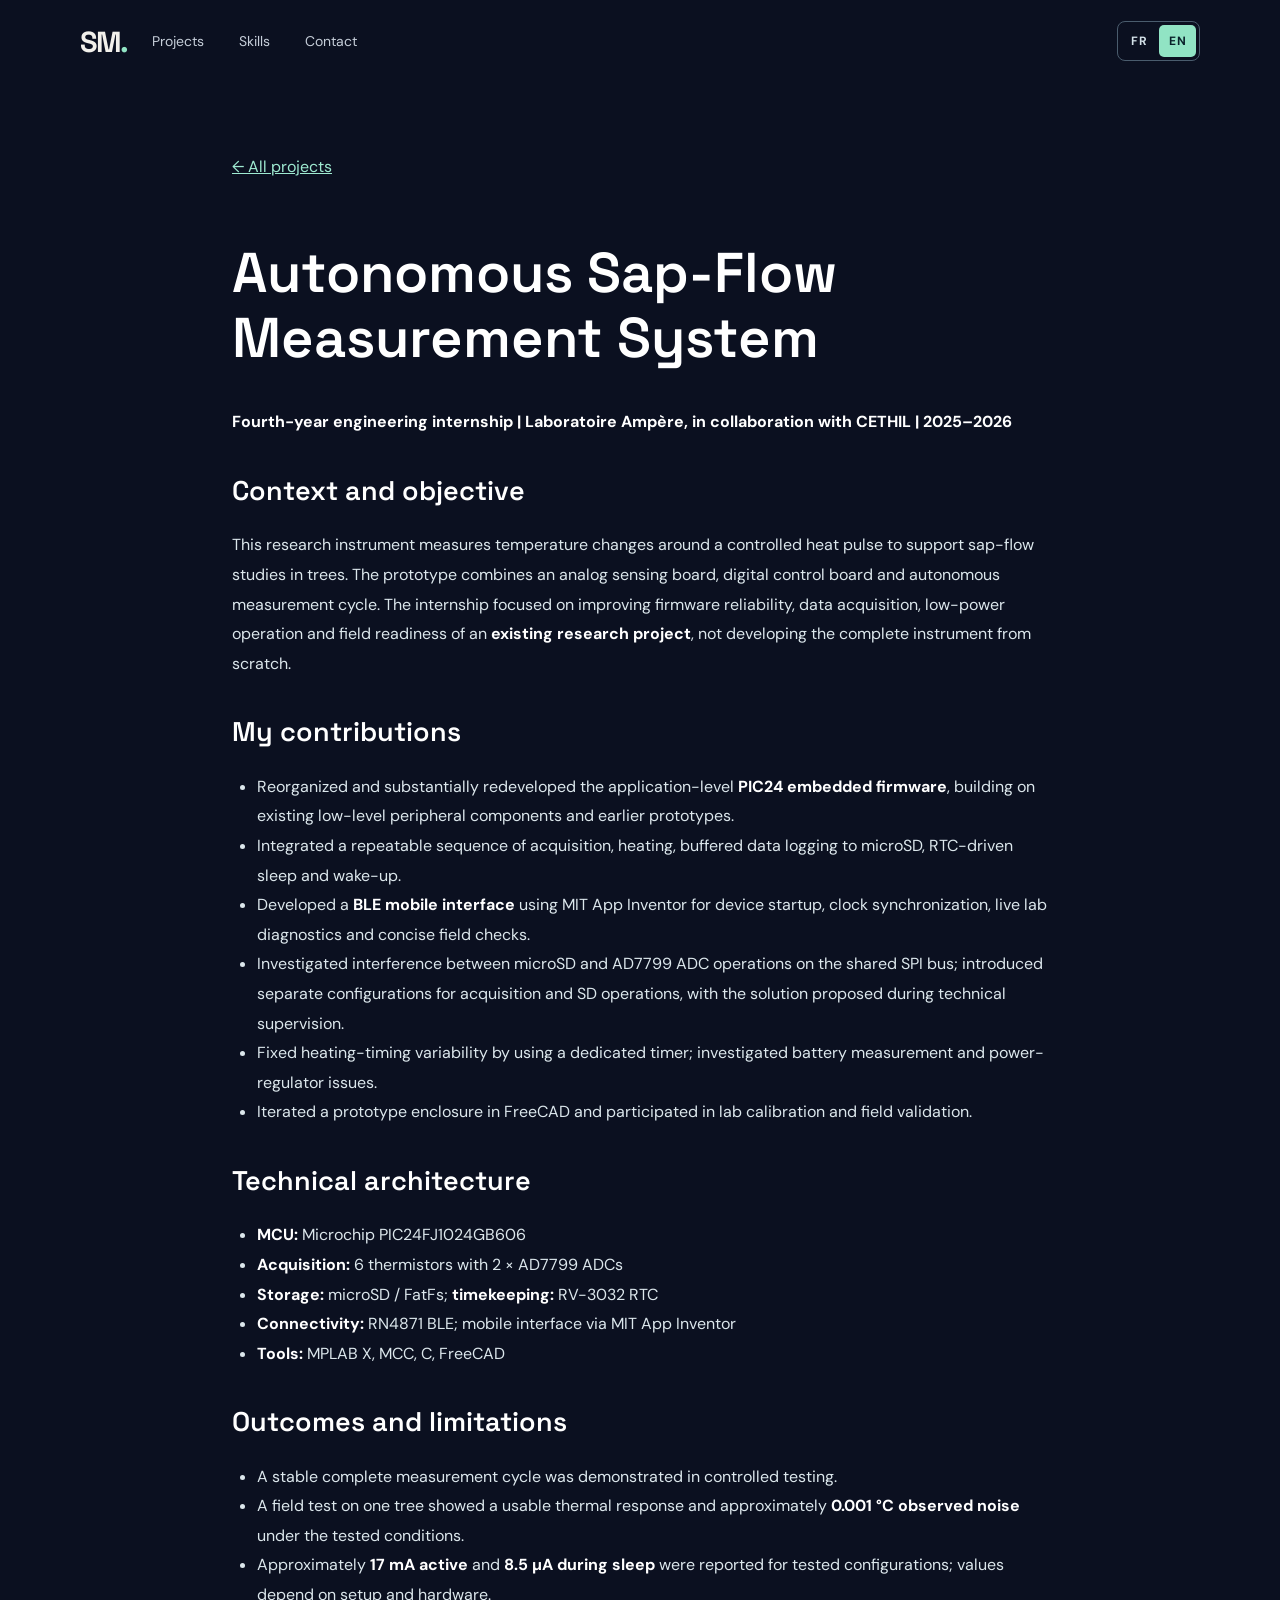
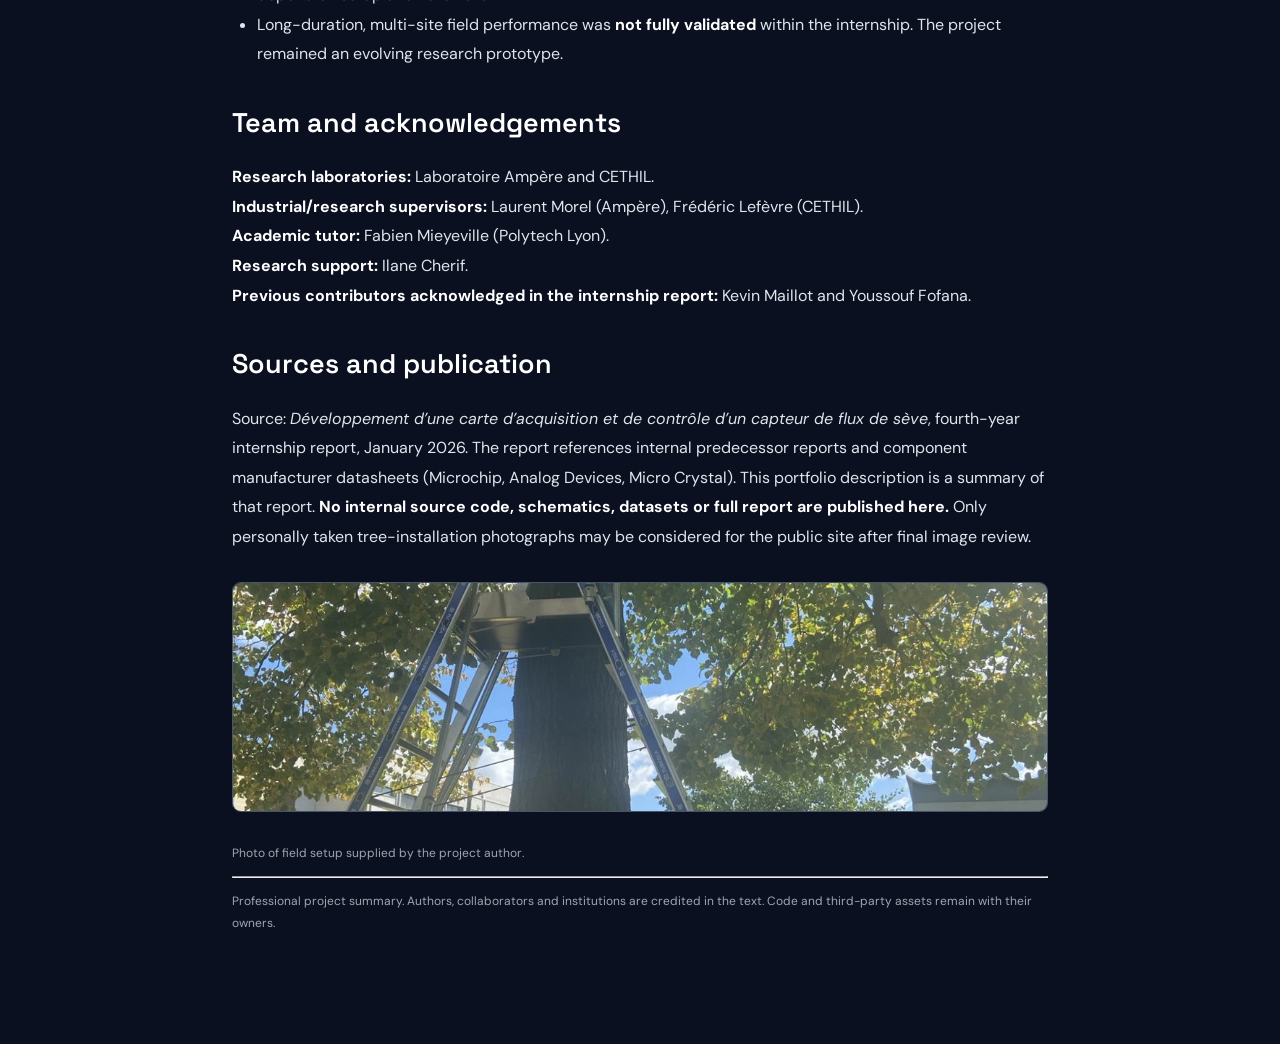
<file: en/projects/sap-flow.html>
<!DOCTYPE html>

<html lang="en"><head><meta charset="utf-8"/><meta content="width=device-width,initial-scale=1" name="viewport"/><title>Sap Flow | Soheyb Mebarbeche</title><link href="../../styles.css" rel="stylesheet"/><style>.article{max-width:860px;margin:70px auto 110px;padding:0 22px;color:#dce7ec;line-height:1.85}.article h1{font:600 clamp(34px,5vw,56px) 'Space Grotesk',sans-serif;color:white;line-height:1.15}.article h2{font:600 27px 'Space Grotesk',sans-serif;color:white;margin-top:36px}.article a{color:#9eead1;text-decoration:underline}.article ul{padding-left:25px}.article strong{color:white}.article code{background:#203447;padding:3px 5px;border-radius:4px}.gallery{display:grid;grid-template-columns:repeat(auto-fit,minmax(230px,1fr));gap:15px;margin:30px 0}.gallery img{width:100%;height:230px;object-fit:cover;border-radius:9px;border:1px solid #46566a}.source-label{font-size:12px;opacity:.7}.back{display:inline-block;margin-bottom:22px}</style></head><body><header class="nav"><a class="brand" href="../index.html">SM<span class="dot">.</span></a><nav><a href="../index.html#projects">Projects</a><a href="../index.html#skills">Skills</a><a href="../index.html#contact">Contact</a></nav><div aria-label="Choix de la langue / Language" class="lang-switch" role="group"><a class="inactive" href="../../projects/sap-flow.html" hreflang="fr" lang="fr">FR</a><a aria-current="page" class="active" href="#" hreflang="en" lang="en">EN</a></div></header><main class="article"><a class="back" href="../index.html#projects">← All projects</a><h1>Autonomous Sap-Flow Measurement System</h1>
<p><strong>Fourth-year engineering internship | Laboratoire Ampère, in collaboration with CETHIL | 2025–2026</strong></p>
<h2>Context and objective</h2>
<p>This research instrument measures temperature changes around a controlled heat pulse to support sap-flow studies in trees. The prototype combines an analog sensing board, digital control board and autonomous measurement cycle. The internship focused on improving firmware reliability, data acquisition, low-power operation and field readiness of an <strong>existing research project</strong>, not developing the complete instrument from scratch.</p>
<h2>My contributions</h2>
<ul>
<li>Reorganized and substantially redeveloped the application-level <strong>PIC24 embedded firmware</strong>, building on existing low-level peripheral components and earlier prototypes.</li>
<li>Integrated a repeatable sequence of acquisition, heating, buffered data logging to microSD, RTC-driven sleep and wake-up.</li>
<li>Developed a <strong>BLE mobile interface</strong> using MIT App Inventor for device startup, clock synchronization, live lab diagnostics and concise field checks.</li>
<li>Investigated interference between microSD and AD7799 ADC operations on the shared SPI bus; introduced separate configurations for acquisition and SD operations, with the solution proposed during technical supervision.</li>
<li>Fixed heating-timing variability by using a dedicated timer; investigated battery measurement and power-regulator issues.</li>
<li>Iterated a prototype enclosure in FreeCAD and participated in lab calibration and field validation.</li>
</ul>
<h2>Technical architecture</h2>
<ul>
<li><strong>MCU:</strong> Microchip PIC24FJ1024GB606</li>
<li><strong>Acquisition:</strong> 6 thermistors with 2 × AD7799 ADCs</li>
<li><strong>Storage:</strong> microSD / FatFs; <strong>timekeeping:</strong> RV-3032 RTC</li>
<li><strong>Connectivity:</strong> RN4871 BLE; mobile interface via MIT App Inventor</li>
<li><strong>Tools:</strong> MPLAB X, MCC, C, FreeCAD</li>
</ul>
<h2>Outcomes and limitations</h2>
<ul>
<li>A stable complete measurement cycle was demonstrated in controlled testing.</li>
<li>A field test on one tree showed a usable thermal response and approximately <strong>0.001 °C observed noise</strong> under the tested conditions.</li>
<li>Approximately <strong>17 mA active</strong> and <strong>8.5 µA during sleep</strong> were reported for tested configurations; values depend on setup and hardware.</li>
<li>Long-duration, multi-site field performance was <strong>not fully validated</strong> within the internship. The project remained an evolving research prototype.</li>
</ul>
<h2>Team and acknowledgements</h2>
<p><strong>Research laboratories:</strong> Laboratoire Ampère and CETHIL.<br/>
<strong>Industrial/research supervisors:</strong> Laurent Morel (Ampère), Frédéric Lefèvre (CETHIL).<br/>
<strong>Academic tutor:</strong> Fabien Mieyeville (Polytech Lyon).<br/>
<strong>Research support:</strong> Ilane Cherif.<br/>
<strong>Previous contributors acknowledged in the internship report:</strong> Kevin Maillot and Youssouf Fofana.</p>
<h2>Sources and publication</h2>
<p>Source: <em>Développement d’une carte d’acquisition et de contrôle d’un capteur de flux de sève</em>, fourth-year internship report, January 2026. The report references internal predecessor reports and component manufacturer datasheets (Microchip, Analog Devices, Micro Crystal). This portfolio description is a summary of that report. <strong>No internal source code, schematics, datasets or full report are published here.</strong> Only personally taken tree-installation photographs may be considered for the public site after final image review.</p>
<div class="gallery"><img alt="Tree-mounted sap flow prototype during field experimentation" src="../../assets/tree-field.jpg"/></div><p class="source-label">Photo of field setup supplied by the project author.</p><hr/><p class="source-label">Professional project summary. Authors, collaborators and institutions are credited in the text. Code and third-party assets remain with their owners.</p></main></body></html>
</file>
<file: styles.css>
@import url('https://fonts.googleapis.com/css2?family=DM+Sans:wght@400;500;600;700&family=Space+Grotesk:wght@400;500;600;700&display=swap');
:root{--bg:#0b1020;--surface:#141b2b;--surface2:#1a2334;--cream:#f2f0eb;--muted:#a6afbd;--accent:#91e4c4;--line:#313949}*{box-sizing:border-box}html{scroll-behavior:smooth}body{margin:0;background:var(--bg);color:var(--cream);font-family:'DM Sans',sans-serif;-webkit-font-smoothing:antialiased}a{color:inherit;text-decoration:none}a:focus-visible{outline:2px solid var(--accent);outline-offset:4px}.wrap{max-width:1180px;margin:0 auto;padding-left:30px;padding-right:30px}.nav{height:82px;display:flex;align-items:center;justify-content:space-between;max-width:1180px;margin:auto;padding:0 30px;gap:25px}.brand{font:700 29px 'Space Grotesk',sans-serif;letter-spacing:-2px}.dot{color:var(--accent)}.nav nav{display:flex;gap:35px;color:#c6ced9;font-size:14px}.nav a:hover{color:var(--accent)}.smallbtn{border:1px solid #414b5d;padding:11px 18px;border-radius:6px;font-size:13px}.hero{padding-top:100px;padding-bottom:78px}.eyebrow,.kicker{color:var(--accent);font-size:12px;letter-spacing:2.5px;font-weight:700}.eyebrow{display:flex;align-items:center;gap:12px}.pulse{display:inline-block;width:9px;height:9px;border-radius:50%;background:var(--accent);box-shadow:0 0 0 5px #91e4c421}.hero-grid{display:grid;grid-template-columns:1.3fr 0.7fr;gap:30px;align-items:center}.hero h1{font:600 clamp(45px,6.2vw,80px)/1.07 'Space Grotesk',sans-serif;letter-spacing:-4px;margin:30px 0 28px}.hero h1 em,h2 em{font-style:normal;color:var(--accent)}.intro{font-size:17px;line-height:1.85;color:#bbc4d0;max-width:650px}.intro strong{color:white}.cta{display:flex;gap:13px;flex-wrap:wrap;margin:29px 0}.primary,.secondary{padding:16px 23px;border-radius:6px;font-weight:700;font-size:14px;display:inline-flex;align-items:center;gap:24px}.primary{background:var(--accent);color:#071522}.primary:hover{background:#b8f3df}.secondary{border:1px solid #566174;color:var(--cream)}.secondary:hover{border-color:var(--accent);color:var(--accent)}.availability{margin-top:40px;font-size:13px;color:#b0beca}.availability .pulse{margin-right:10px;width:7px;height:7px}.hero-art{width:100%;height:360px;position:relative;display:flex;align-items:center;justify-content:center}.orbit{border:1px dashed #456374;border-radius:50%;position:absolute;transform:rotate(-30deg)}.orbit-a{width:300px;height:300px}.orbit-b{width:240px;height:240px;border-style:solid;border-color:#3d6070}.core{width:168px;height:168px;border-radius:30px;background:linear-gradient(145deg,#8adcb9,#467c86);display:grid;place-items:center;color:#092034;font:700 59px 'Space Grotesk',sans-serif;letter-spacing:-6px;box-shadow:0 30px 85px #0008;transform:rotate(-12deg)}.core span{color:#def7ec}.tag{position:absolute;background:#1a2736;border:1px solid #375366;border-radius:4px;color:#c2ebe0;font:700 10px 'Space Grotesk';padding:10px 12px;letter-spacing:2px}.tag-a{top:37px;right:0}.tag-b{bottom:57px;right:0}.tag-c{bottom:28px;left:0}.facts{display:grid;grid-template-columns:repeat(3,1fr);margin-top:80px;padding-top:33px;border-top:1px solid var(--line);gap:25px}.facts div{display:flex;flex-direction:column;gap:6px}.facts span{font-size:12px;color:var(--accent)}.facts strong{font:600 17px 'Space Grotesk'}.facts small{font-size:13px;color:var(--muted)}.section{padding-top:105px;padding-bottom:100px}.section-head{display:flex;align-items:end;justify-content:space-between;gap:50px;margin-bottom:35px}.section h2,.contact h2{font:600 clamp(36px,4.5vw,56px)/1.15 'Space Grotesk';letter-spacing:-2px;margin:18px 0 0}.section-head>p{max-width:320px;color:var(--muted);line-height:1.7}.project-grid{display:grid;grid-template-columns:repeat(2,1fr);gap:22px}.project-card{border:1px solid #2d3648;border-radius:10px;overflow:hidden;background:#121a2a;transition:transform .2s,border-color .2s}.project-card:hover{transform:translateY(-3px);border-color:#6a9b93}.visual{height:220px;position:relative;display:flex;align-items:center;justify-content:center;overflow:hidden}.visual-label{position:absolute;top:22px;left:24px;border:1px solid #ffffff4d;background:#06122540;padding:8px 10px;font-size:10px;letter-spacing:1.6px;font-weight:700;color:white}.gradient-one{background:radial-gradient(circle at 75% 35%,#639c94,#23495f 48%,#111d37)}.gradient-two{background:radial-gradient(circle at 70% 38%,#a4d8ce,#477b9e 48%,#273455)}.gradient-three{background:radial-gradient(circle at 75% 25%,#b9a2e1,#776aa0 55%,#34405e)}.gradient-four{background:radial-gradient(circle at 75% 40%,#75a59d,#276f72 45%,#192b46)}.line-art{font:700 150px 'Space Grotesk';color:#ffffff70;transform:rotate(-20deg)}.line-art span{font-size:76px;color:#ffffff90}.fenrir{background:linear-gradient(145deg,#19314a,#45506a)}.wolf{font:700 67px 'Space Grotesk';letter-spacing:-5px;color:#f1f2f0;text-shadow:0 7px 30px #0006}.wolf span{color:var(--accent)}.symbol{font:500 165px 'Space Grotesk';color:#f1fff8a3}.card-content{padding:27px 29px 30px}.meta{color:var(--accent);font-size:11px;letter-spacing:1.4px;font-weight:700}.card-content h3{font:600 25px/1.26 'Space Grotesk';letter-spacing:-.8px;margin:13px 0}.card-content p{color:#adb9c6;line-height:1.72;margin:0 0 21px;min-height:76px}.chips{display:flex;gap:7px;flex-wrap:wrap;margin-bottom:28px}.chips span{font-size:11px;border:1px solid #405167;color:#b8c7d5;border-radius:4px;padding:7px 9px}.card-content a{font-size:14px;font-weight:700;color:var(--accent)}.card-content a:hover{text-decoration:underline}.fine{color:#8192a3;font-size:12px;margin-top:22px}.section-light{background:#e9eeeb;color:#142538}.section-light .kicker{color:#247d6e}.section-light h2 em{color:#278b76}.two-col{display:grid;grid-template-columns:1fr 1fr;gap:80px}.body-copy{font-size:17px;line-height:1.85;color:#405366}.body-copy p{margin:0 0 19px}.skills-grid{display:grid;grid-template-columns:repeat(4,1fr);gap:18px;margin-top:44px}.skills-grid>div{padding:26px;background:var(--surface);border:1px solid #303b4d;border-radius:7px}.num{color:var(--accent);font-size:12px}.skills-grid h3{font:600 20px 'Space Grotesk';margin:17px 0 13px}.skills-grid p{color:var(--muted);line-height:1.8;font-size:14px}.contact{background:#182b33;padding:105px 0}.contact p{color:#b6cbd0;font-size:17px;max-width:580px;line-height:1.75}.contact .cta{margin-bottom:0}footer{background:#090e1a}.foot{min-height:95px;display:flex;align-items:center;justify-content:space-between;gap:20px}.foot strong{font:700 25px 'Space Grotesk'}.foot span,.foot a{font-size:12px;color:#8c99a8}@media(max-width:850px){.hero-grid,.two-col{grid-template-columns:1fr}.hero-art{height:240px}.orbit-a{width:210px;height:210px}.orbit-b{width:150px;height:150px}.core{width:110px;height:110px;font-size:39px}.tag{font-size:8px}.skills-grid{grid-template-columns:repeat(2,1fr)}.section-head{display:block}}@media(max-width:620px){.wrap{padding-left:20px;padding-right:20px}.nav{padding:0 20px;height:70px}.nav nav{gap:13px;font-size:12px}.nav nav a:nth-child(2),.nav nav a:nth-child(3){display:none}.smallbtn{display:none}.hero{padding-top:65px}.hero h1{letter-spacing:-2.8px}.facts{grid-template-columns:1fr;gap:20px;margin-top:30px}.project-grid{grid-template-columns:1fr}.skills-grid{grid-template-columns:1fr}.section{padding-top:70px;padding-bottom:70px}.foot{flex-wrap:wrap;padding-top:25px;padding-bottom:25px}}

/* Professional portrait and bilingual language navigation */
.lang-switch{display:flex;align-items:center;border:1px solid #4a5c6d;border-radius:8px;padding:3px;gap:2px;flex-shrink:0;margin-left:auto}.lang-switch a{padding:8px 10px;border-radius:5px;font:700 12px 'DM Sans',sans-serif;letter-spacing:.5px}.lang-switch .active{background:var(--accent);color:#09212a}.lang-switch .inactive{color:#d4e1e8}.profile-photo{width:min(100%,300px);height:345px;object-fit:cover;object-position:50% 30%;border:4px solid #91e4c444;border-radius:18px;box-shadow:0 28px 70px #0008}.hero-art{height:370px}.hero-grid{grid-template-columns:minmax(0,1.45fr) minmax(250px,.65fr)}
@media(max-width:850px){.hero-grid{grid-template-columns:1fr}.hero-art{height:auto;justify-content:flex-start;margin:20px 0}.profile-photo{height:285px;width:230px}.nav{gap:14px}.nav nav{gap:15px}}
@media(max-width:620px){.nav{gap:9px}.nav nav{gap:10px}.lang-switch{margin-left:0}.lang-switch a{padding:7px 8px}.profile-photo{height:265px;width:215px}}
</file>
<file: SoheybM_GitHub_Pages_FR_EN_FINAL/styles.css>
@import url('https://fonts.googleapis.com/css2?family=DM+Sans:wght@400;500;600;700&family=Space+Grotesk:wght@400;500;600;700&display=swap');
:root{--bg:#0b1020;--surface:#141b2b;--surface2:#1a2334;--cream:#f2f0eb;--muted:#a6afbd;--accent:#91e4c4;--line:#313949}*{box-sizing:border-box}html{scroll-behavior:smooth}body{margin:0;background:var(--bg);color:var(--cream);font-family:'DM Sans',sans-serif;-webkit-font-smoothing:antialiased}a{color:inherit;text-decoration:none}a:focus-visible{outline:2px solid var(--accent);outline-offset:4px}.wrap{max-width:1180px;margin:0 auto;padding-left:30px;padding-right:30px}.nav{height:82px;display:flex;align-items:center;justify-content:space-between;max-width:1180px;margin:auto;padding:0 30px;gap:25px}.brand{font:700 29px 'Space Grotesk',sans-serif;letter-spacing:-2px}.dot{color:var(--accent)}.nav nav{display:flex;gap:35px;color:#c6ced9;font-size:14px}.nav a:hover{color:var(--accent)}.smallbtn{border:1px solid #414b5d;padding:11px 18px;border-radius:6px;font-size:13px}.hero{padding-top:100px;padding-bottom:78px}.eyebrow,.kicker{color:var(--accent);font-size:12px;letter-spacing:2.5px;font-weight:700}.eyebrow{display:flex;align-items:center;gap:12px}.pulse{display:inline-block;width:9px;height:9px;border-radius:50%;background:var(--accent);box-shadow:0 0 0 5px #91e4c421}.hero-grid{display:grid;grid-template-columns:1.3fr 0.7fr;gap:30px;align-items:center}.hero h1{font:600 clamp(45px,6.2vw,80px)/1.07 'Space Grotesk',sans-serif;letter-spacing:-4px;margin:30px 0 28px}.hero h1 em,h2 em{font-style:normal;color:var(--accent)}.intro{font-size:17px;line-height:1.85;color:#bbc4d0;max-width:650px}.intro strong{color:white}.cta{display:flex;gap:13px;flex-wrap:wrap;margin:29px 0}.primary,.secondary{padding:16px 23px;border-radius:6px;font-weight:700;font-size:14px;display:inline-flex;align-items:center;gap:24px}.primary{background:var(--accent);color:#071522}.primary:hover{background:#b8f3df}.secondary{border:1px solid #566174;color:var(--cream)}.secondary:hover{border-color:var(--accent);color:var(--accent)}.availability{margin-top:40px;font-size:13px;color:#b0beca}.availability .pulse{margin-right:10px;width:7px;height:7px}.hero-art{width:100%;height:360px;position:relative;display:flex;align-items:center;justify-content:center}.orbit{border:1px dashed #456374;border-radius:50%;position:absolute;transform:rotate(-30deg)}.orbit-a{width:300px;height:300px}.orbit-b{width:240px;height:240px;border-style:solid;border-color:#3d6070}.core{width:168px;height:168px;border-radius:30px;background:linear-gradient(145deg,#8adcb9,#467c86);display:grid;place-items:center;color:#092034;font:700 59px 'Space Grotesk',sans-serif;letter-spacing:-6px;box-shadow:0 30px 85px #0008;transform:rotate(-12deg)}.core span{color:#def7ec}.tag{position:absolute;background:#1a2736;border:1px solid #375366;border-radius:4px;color:#c2ebe0;font:700 10px 'Space Grotesk';padding:10px 12px;letter-spacing:2px}.tag-a{top:37px;right:0}.tag-b{bottom:57px;right:0}.tag-c{bottom:28px;left:0}.facts{display:grid;grid-template-columns:repeat(3,1fr);margin-top:80px;padding-top:33px;border-top:1px solid var(--line);gap:25px}.facts div{display:flex;flex-direction:column;gap:6px}.facts span{font-size:12px;color:var(--accent)}.facts strong{font:600 17px 'Space Grotesk'}.facts small{font-size:13px;color:var(--muted)}.section{padding-top:105px;padding-bottom:100px}.section-head{display:flex;align-items:end;justify-content:space-between;gap:50px;margin-bottom:35px}.section h2,.contact h2{font:600 clamp(36px,4.5vw,56px)/1.15 'Space Grotesk';letter-spacing:-2px;margin:18px 0 0}.section-head>p{max-width:320px;color:var(--muted);line-height:1.7}.project-grid{display:grid;grid-template-columns:repeat(2,1fr);gap:22px}.project-card{border:1px solid #2d3648;border-radius:10px;overflow:hidden;background:#121a2a;transition:transform .2s,border-color .2s}.project-card:hover{transform:translateY(-3px);border-color:#6a9b93}.visual{height:220px;position:relative;display:flex;align-items:center;justify-content:center;overflow:hidden}.visual-label{position:absolute;top:22px;left:24px;border:1px solid #ffffff4d;background:#06122540;padding:8px 10px;font-size:10px;letter-spacing:1.6px;font-weight:700;color:white}.gradient-one{background:radial-gradient(circle at 75% 35%,#639c94,#23495f 48%,#111d37)}.gradient-two{background:radial-gradient(circle at 70% 38%,#a4d8ce,#477b9e 48%,#273455)}.gradient-three{background:radial-gradient(circle at 75% 25%,#b9a2e1,#776aa0 55%,#34405e)}.gradient-four{background:radial-gradient(circle at 75% 40%,#75a59d,#276f72 45%,#192b46)}.line-art{font:700 150px 'Space Grotesk';color:#ffffff70;transform:rotate(-20deg)}.line-art span{font-size:76px;color:#ffffff90}.fenrir{background:linear-gradient(145deg,#19314a,#45506a)}.wolf{font:700 67px 'Space Grotesk';letter-spacing:-5px;color:#f1f2f0;text-shadow:0 7px 30px #0006}.wolf span{color:var(--accent)}.symbol{font:500 165px 'Space Grotesk';color:#f1fff8a3}.card-content{padding:27px 29px 30px}.meta{color:var(--accent);font-size:11px;letter-spacing:1.4px;font-weight:700}.card-content h3{font:600 25px/1.26 'Space Grotesk';letter-spacing:-.8px;margin:13px 0}.card-content p{color:#adb9c6;line-height:1.72;margin:0 0 21px;min-height:76px}.chips{display:flex;gap:7px;flex-wrap:wrap;margin-bottom:28px}.chips span{font-size:11px;border:1px solid #405167;color:#b8c7d5;border-radius:4px;padding:7px 9px}.card-content a{font-size:14px;font-weight:700;color:var(--accent)}.card-content a:hover{text-decoration:underline}.fine{color:#8192a3;font-size:12px;margin-top:22px}.section-light{background:#e9eeeb;color:#142538}.section-light .kicker{color:#247d6e}.section-light h2 em{color:#278b76}.two-col{display:grid;grid-template-columns:1fr 1fr;gap:80px}.body-copy{font-size:17px;line-height:1.85;color:#405366}.body-copy p{margin:0 0 19px}.skills-grid{display:grid;grid-template-columns:repeat(4,1fr);gap:18px;margin-top:44px}.skills-grid>div{padding:26px;background:var(--surface);border:1px solid #303b4d;border-radius:7px}.num{color:var(--accent);font-size:12px}.skills-grid h3{font:600 20px 'Space Grotesk';margin:17px 0 13px}.skills-grid p{color:var(--muted);line-height:1.8;font-size:14px}.contact{background:#182b33;padding:105px 0}.contact p{color:#b6cbd0;font-size:17px;max-width:580px;line-height:1.75}.contact .cta{margin-bottom:0}footer{background:#090e1a}.foot{min-height:95px;display:flex;align-items:center;justify-content:space-between;gap:20px}.foot strong{font:700 25px 'Space Grotesk'}.foot span,.foot a{font-size:12px;color:#8c99a8}@media(max-width:850px){.hero-grid,.two-col{grid-template-columns:1fr}.hero-art{height:240px}.orbit-a{width:210px;height:210px}.orbit-b{width:150px;height:150px}.core{width:110px;height:110px;font-size:39px}.tag{font-size:8px}.skills-grid{grid-template-columns:repeat(2,1fr)}.section-head{display:block}}@media(max-width:620px){.wrap{padding-left:20px;padding-right:20px}.nav{padding:0 20px;height:70px}.nav nav{gap:13px;font-size:12px}.nav nav a:nth-child(2),.nav nav a:nth-child(3){display:none}.smallbtn{display:none}.hero{padding-top:65px}.hero h1{letter-spacing:-2.8px}.facts{grid-template-columns:1fr;gap:20px;margin-top:30px}.project-grid{grid-template-columns:1fr}.skills-grid{grid-template-columns:1fr}.section{padding-top:70px;padding-bottom:70px}.foot{flex-wrap:wrap;padding-top:25px;padding-bottom:25px}}

/* Professional portrait and bilingual language navigation */
.lang-switch{display:flex;align-items:center;border:1px solid #4a5c6d;border-radius:8px;padding:3px;gap:2px;flex-shrink:0;margin-left:auto}.lang-switch a{padding:8px 10px;border-radius:5px;font:700 12px 'DM Sans',sans-serif;letter-spacing:.5px}.lang-switch .active{background:var(--accent);color:#09212a}.lang-switch .inactive{color:#d4e1e8}.profile-photo{width:min(100%,300px);height:345px;object-fit:cover;object-position:50% 30%;border:4px solid #91e4c444;border-radius:18px;box-shadow:0 28px 70px #0008}.hero-art{height:370px}.hero-grid{grid-template-columns:minmax(0,1.45fr) minmax(250px,.65fr)}
@media(max-width:850px){.hero-grid{grid-template-columns:1fr}.hero-art{height:auto;justify-content:flex-start;margin:20px 0}.profile-photo{height:285px;width:230px}.nav{gap:14px}.nav nav{gap:15px}}
@media(max-width:620px){.nav{gap:9px}.nav nav{gap:10px}.lang-switch{margin-left:0}.lang-switch a{padding:7px 8px}.profile-photo{height:265px;width:215px}}
</file>
